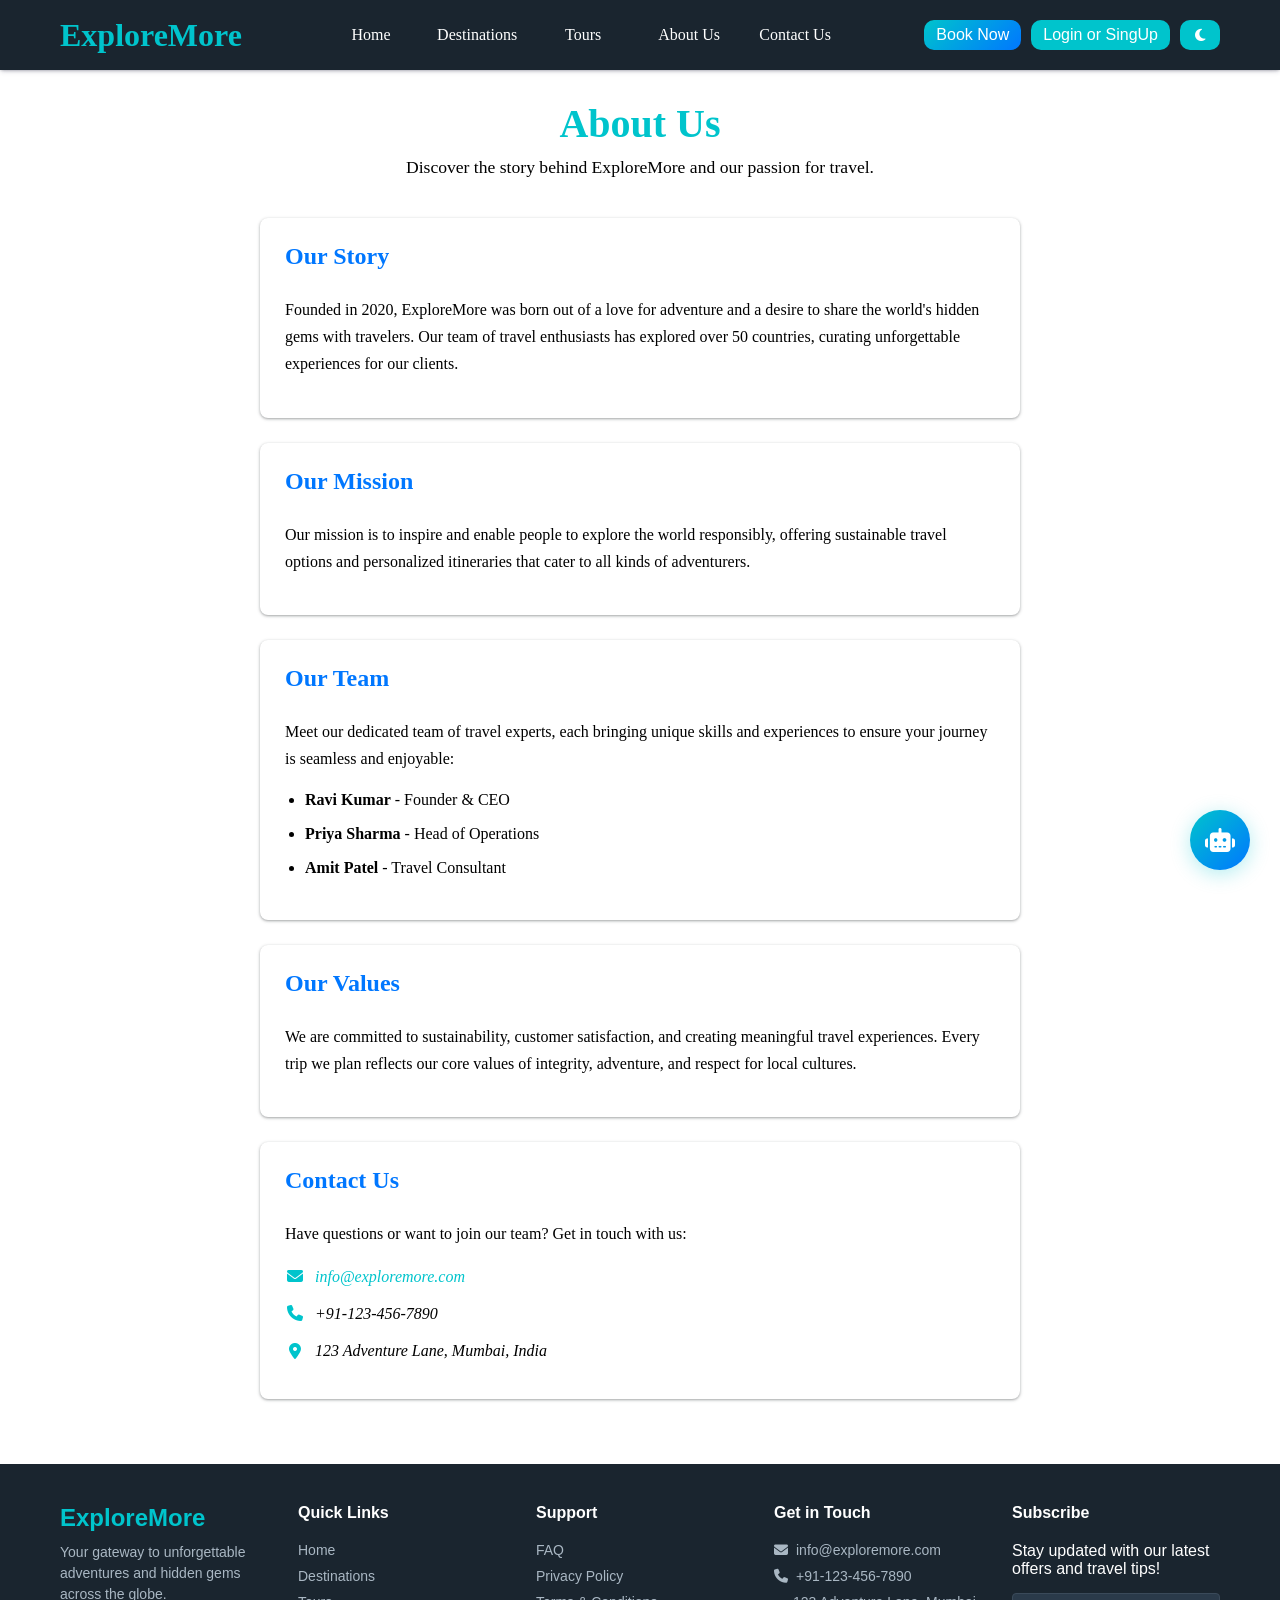
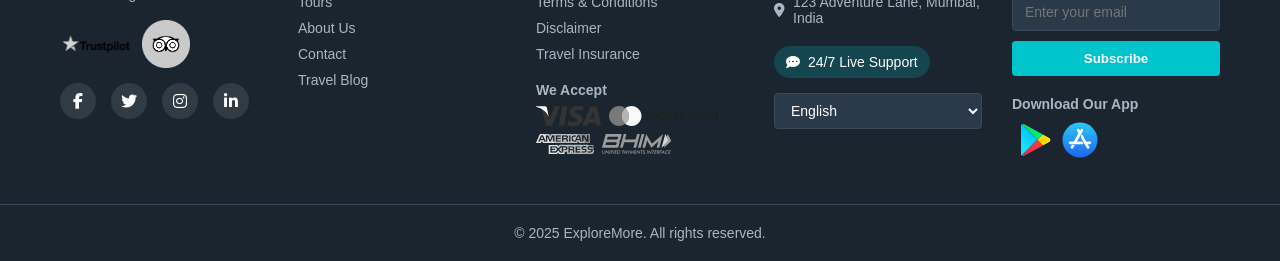
<file: HTML/about.html>
<!DOCTYPE html>
<html lang="en">
<head>
    <meta charset="UTF-8">
    <meta name="viewport" content="width=device-width, initial-scale=1.0">
    <title>About Us - ExploreMore</title>
    <link rel="stylesheet" href="https://cdnjs.cloudflare.com/ajax/libs/font-awesome/6.4.0/css/all.min.css">
    <link rel="stylesheet" href="/CSS/about-us.css">
    <link rel="stylesheet" href="/CSS/style.css">
</head>
<body>
    <nav class="navbar">
    <div class="navbar-container">
        <div class="navbar-left-item">
            <h1 class="company-name">ExploreMore</h1>
        </div>
        <div class="hamburger">
            <i class="fas fa-bars"></i>
        </div>
        <div class="navbar-center-item">
            <ul>
                <li class="nav-link home-button"><a href="/HTML/index.html">Home</a></li>
                <li class="nav-link destination-button"><a href="/HTML/featured.html">Destinations</a></li>
                <li class="nav-link tours-button"><a href="/HTML/tours.html">Tours</a></li>
                <li class="nav-link about-button"><a href="/HTML/about.html">About Us</a></li>
                <li class="nav-link contact-button"><a href="/HTML/contact.html">Contact Us</a></li>
            </ul>
        </div>
        <div class="navbar-right-item">
            <button class="book-now-btn pulse">Book Now</button>
            <button class="login-btn">Login or SingUp</button>
            <button id="toggleTheme" class="theme-toggle-btn">
                <i class="fas fa-moon"></i>
            </button>
            <!-- <button class="signup-btn">Sign Up</button> -->
        </div>
    </div>
</nav>

    <main class="about-container">
        <div class="container">
            <div class="about-header">
                <h1>About Us</h1>
                <p class="about-subheading">Discover the story behind ExploreMore and our passion for travel.</p>
            </div>

            <div class="about-content">
                <section class="about-section">
                    <h2>Our Story</h2>
                    <p>Founded in 2020, ExploreMore was born out of a love for adventure and a desire to share the world's hidden gems with travelers. Our team of travel enthusiasts has explored over 50 countries, curating unforgettable experiences for our clients.</p>
                </section>
                <section class="about-section">
                    <h2>Our Mission</h2>
                    <p>Our mission is to inspire and enable people to explore the world responsibly, offering sustainable travel options and personalized itineraries that cater to all kinds of adventurers.</p>
                </section>
                <section class="about-section">
                    <h2>Our Team</h2>
                    <p>Meet our dedicated team of travel experts, each bringing unique skills and experiences to ensure your journey is seamless and enjoyable:</p>
                    <ul>
                        <li><strong>Ravi Kumar</strong> - Founder & CEO</li>
                        <li><strong>Priya Sharma</strong> - Head of Operations</li>
                        <li><strong>Amit Patel</strong> - Travel Consultant</li>
                    </ul>
                </section>

                <section class="about-section">
                    <h2>Our Values</h2>
                    <p>We are committed to sustainability, customer satisfaction, and creating meaningful travel experiences. Every trip we plan reflects our core values of integrity, adventure, and respect for local cultures.</p>
                </section>

                <section class="about-section">
                    <h2>Contact Us</h2>
                    <p>Have questions or want to join our team? Get in touch with us:</p>
                    <address>
                        <p><i class="fas fa-envelope"></i> <a href="mailto:info@exploremore.com">info@exploremore.com</a></p>
                        <p><i class="fas fa-phone"></i> +91-123-456-7890</p>
                        <p><i class="fas fa-map-marker-alt"></i> 123 Adventure Lane, Mumbai, India</p>
                    </address>
                </section>
            </div>
        </div>
    </main>

    <footer class="footer">
        <div class="footer-container">
            <div class="footer-section footer-brand">
                <h3 class="footer-logo">ExploreMore</h3>
                <p class="footer-description">Your gateway to unforgettable adventures and hidden gems across the globe.
                </p>
                <div class="trust-badges">
                    <img src="/PNG//Trustpilot Logo PNG s.png">
                    <img src="/PNG/TripAdvisor Excellence.png" alt="TripAdvisor Excellence">
                </div>
                <div class="footer-social">
                    <a target="_blank" href="https://www/facebook.com" class="social-link"><i
                            class="fab fa-facebook-f"></i></a>
                    <a target="_blank" href="https://www.twitter.com" class="social-link"><i
                            class="fab fa-twitter"></i></a>
                    <a target="_blank" href="https://www.instagram.com" class="social-link"><i
                            class="fab fa-instagram"></i></a>
                    <a target="_blank" href="https://www.linkedin.com" class="social-link"><i
                            class="fab fa-linkedin-in"></i></a>
                </div>
            </div>
            <div class="footer-section footer-links">
                <h4 class="footer-heading">Quick Links</h4>
                <ul class="footer-all-links">
                    <li><a target="_blank" href="/HTML/index.html" class="footer-link">Home</a></li>
                    <li><a target="_blank" href="/HTML/featured.html" class="footer-link">Destinations</a></li>
                    <li><a target="_blank" href="/HTML/tours.html" class="footer-link">Tours</a></li>
                    <li><a target="_blank" href="/HTML/about.html" class="footer-link">About Us</a></li>
                    <li><a target="_blank" href="/HTML/contact.html" class="footer-link">Contact</a></li>
                    <li><a target="_blank" href="/HTML/travel-blog.html" class="footer-link">Travel Blog</a></li>
                </ul>
            </div>
            <div class="footer-section footer-support">
                <h4 class="footer-heading">Support</h4>
                <ul class="footer-all-links">
                    <li><a target="_blank" href="/HTML/faq.html" class="footer-link">FAQ</a></li>
                    <li><a target="_blank" href="/HTML/privacy-policy.html" class="footer-link">Privacy Policy</a></li>
                    <li><a target="_blank" href="/HTML/terms-conditions.html" class="footer-link">Terms & Conditions</a></li>
                    <li><a target="_blank" href="/HTML/desclaimer.html" class="footer-link">Disclaimer</a></li>
                    <li><a target="_blank" href="/HTML/travel-insurance.html" class="footer-link">Travel Insurance</a></li>
                </ul>
                <div class="payment-methods">
                    <h5>We Accept</h5>
                    <div class="payment-icons">
                        <img src="/PNG/visa-icon.svg" alt="Visa">
                        <img src="/PNG/master-card-icon.svg" alt="Mastercard">
                        <img src="/PNG/american-express.svg" alt="American Express">
                        <img src="/PNG/bhim-app-icon.svg" alt="UPI">
                    </div>
                </div>
            </div>
            <div class="footer-section footer-contact">
                <h4 class="footer-heading">Get in Touch</h4>
                <p class="contact-info"><i class="fas fa-envelope"></i> info@exploremore.com</p>
                <p class="contact-info"><i class="fas fa-phone"></i> +91-123-456-7890</p>
                <p class="contact-info"><i class="fas fa-map-marker-alt"></i> 123 Adventure Lane, Mumbai, India</p>
                <div class="live-support">
                    <i class="fas fa-comment-dots"></i>
                    <span>24/7 Live Support</span>
                </div>
                <div class="language-switcher">
                    <select>
                        <option value="en">English</option>
                        <option value="hi">हिंदी</option>
                        <option value="mr">मराठी</option>
                    </select>
                </div>
            </div>
            <div class="footer-section footer-newsletter">
                <h4 class="footer-heading">Subscribe</h4>
                <p class="newsletter-text">Stay updated with our latest offers and travel tips!</p>
                <form class="newsletter-form">
                    <input type="email" placeholder="Enter your email" class="newsletter-input" required>
                    <button type="submit" class="newsletter-btn">Subscribe</button>
                </form>
                <div class="subscription-message" id="subscriptionMessage"></div>
                <div class="download-app">
                    <h5>Download Our App</h5>
                    <div class="app-stores">
                        <a target="_blank" href="https://play.google.com/"><img src="/PNG/google-play-svgrepo-com.svg" alt="Google Play"></a>
                        <a target="_blank" href="https://www.apple.com/in/app-store/"><img src="/PNG/app-store-svgrepo-com.svg" alt="App Store"></a>
                    </div>
                </div>
            </div>
        </div>
        <div class="footer-bottom">
            <p class="footer-copyright">© 2025 ExploreMore. All rights reserved.
            </p>
        </div>
    </footer>
    <div class="support-icon pulse" id="supportIcon">
        <i class="fas fa-robot"></i>
    </div>
    <div class="ai-chat-container" id="aiChatContainer">
        <div class="chat-header">
            <h3>Travel Assistant</h3>
            <button class="close-chat" id="closeChat">×</button>
        </div>
        <div class="chat-messages" id="chatMessages">
            <div class="bot-message">
                <p>Hello! I'm your travel assistant. How can I help you today?</p>
            </div>
        </div>
        <div class="chat-input">
            <input type="text" id="userInput" placeholder="Ask about destinations...">
            <button id="sendMessage"><i class="fas fa-paper-plane"></i></button>
        </div>
    </div>
    <script src="/JS/app.js"></script>
    <script src="/JS/theme-toggle.js"></script>
</body>
</html>
</file>
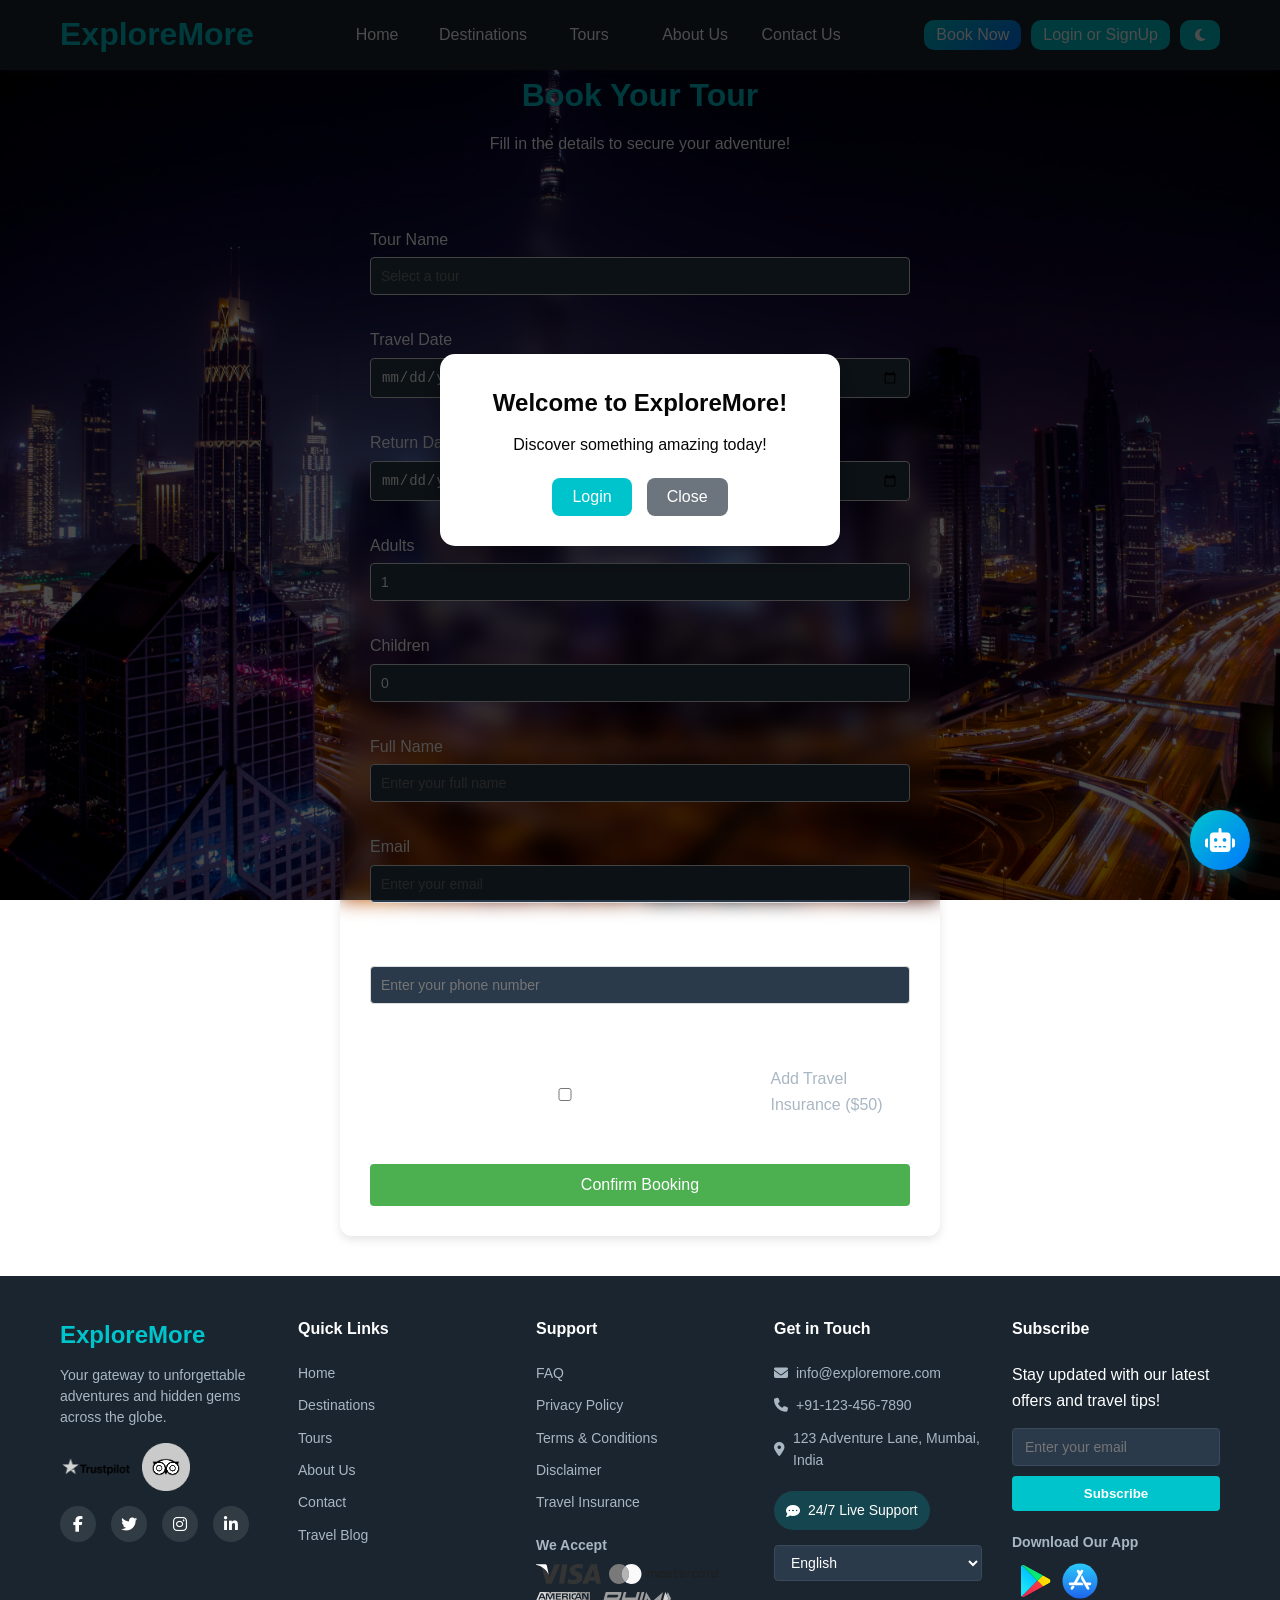
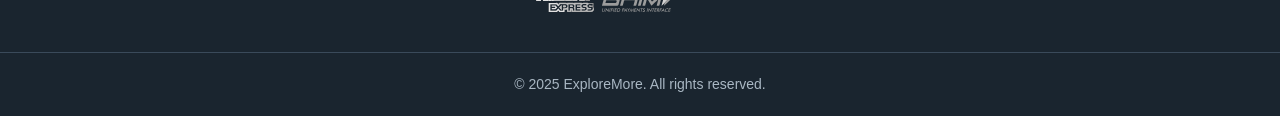
<file: HTML/booking.html>
<!DOCTYPE html>
<html lang="en">

<head>
    <meta charset="UTF-8">
    <meta name="viewport" content="width=device-width, initial-scale=1.0">
    <title>Booking - ExploreMore</title>
    <link rel="stylesheet" href="https://cdnjs.cloudflare.com/ajax/libs/font-awesome/6.4.0/css/all.min.css">
    <link rel="stylesheet" href="/CSS/booking.css">
    <link rel="stylesheet" href="/CSS/style.css">
</head>

<body>
    <nav class="navbar">
        <div class="navbar-container">
            <div class="navbar-left-item">
                <h1 class="company-name">ExploreMore</h1>
            </div>
            <div class="hamburger">
                <i class="fas fa-bars"></i>
            </div>
            <div class="navbar-center-item">
                <ul>
                    <li class="nav-link home-button"><a href="/HTML/index.html">Home</a></li>
                    <li class="nav-link destination-button"><a href="/HTML/featured.html">Destinations</a></li>
                    <li class="nav-link tours-button"><a href="/HTML/tours.html">Tours</a></li>
                    <li class="nav-link about-button"><a href="/HTML/about.html">About Us</a></li>
                    <li class="nav-link contact-button"><a href="/HTML/contact.html">Contact Us</a></li>
                </ul>
            </div>
            <div class="navbar-right-item">
                <button class="book-now-btn pulse">Book Now</button>
                <button class="login-btn">Login or SignUp</button>
                <button id="toggleTheme" class="theme-toggle-btn">
                    <i class="fas fa-moon"></i>
                </button>
                <!-- <button class="signup-btn">Sign Up</button> -->
            </div>
        </div>
    </nav>

    <main class="booking-container">
        <div class="container">
            <div class="booking-header">
                <h1>Book Your Tour</h1>
                <p class="booking-subheading">Fill in the details to secure your adventure!</p>
            </div>

            <div class="booking-form-container">
                <form class="booking-form">
                    <div class="form-group">
                        <label for="tour-name">Tour Name</label>
                        <input type="text" id="tour-name" name="tour-name" placeholder="Select a tour" required>
                    </div>

                    <div class="form-group">
                        <label for="travel-date">Travel Date</label>
                        <input type="date" id="travel-date" name="travel-date" required>
                    </div>

                    <div class="form-group">
                        <label for="return-date">Return Date</label>
                        <input type="date" id="return-date" name="return-date" required>
                    </div>

                    <div class="form-group">
                        <label for="adults">Adults</label>
                        <input type="number" id="adults" name="adults" min="1" max="10" value="1" required>
                    </div>

                    <div class="form-group">
                        <label for="children">Children</label>
                        <input type="number" id="children" name="children" min="0" max="10" value="0" required>
                    </div>

                    <div class="form-group">
                        <label for="full-name">Full Name</label>
                        <input type="text" id="full-name" name="full-name" placeholder="Enter your full name" required>
                    </div>

                    <div class="form-group">
                        <label for="email">Email</label>
                        <input type="email" id="email" name="email" placeholder="Enter your email" required>
                    </div>

                    <div class="form-group">
                        <label for="phone">Phone Number</label>
                        <input type="tel" id="phone" name="phone" placeholder="Enter your phone number" required>
                    </div>

                    <div class="form-group">
                        <label>Insurance</label>
                        <div class="insurance-option">
                            <input type="checkbox" id="insurance" name="insurance">
                            <label for="insurance">Add Travel Insurance ($50)</label>
                        </div>
                    </div>

                    <button type="submit" class="submit-btn">Confirm Booking</button>
                </form>
            </div>
        </div>
        <!-- Popup Modal -->
        <div class="popup-overlay" id="popup">
            <div class="popup-box">
                <h2>Welcome to ExploreMore!</h2>
                <p>Discover something amazing today!</p>
                <div class="popup-buttons">
                    <button id="loginBtn">Login</button>
                    <button id="closeBtn">Close</button>
                </div>
            </div>
        </div>

    </main>

    <footer class="footer">
        <div class="footer-container">
            <div class="footer-section footer-brand">
                <h3 class="footer-logo">ExploreMore</h3>
                <p class="footer-description">Your gateway to unforgettable adventures and hidden gems across the globe.
                </p>
                <div class="trust-badges">
                    <img src="/PNG//Trustpilot Logo PNG s.png">
                    <img src="/PNG/TripAdvisor Excellence.png" alt="TripAdvisor Excellence">
                </div>
                <div class="footer-social">
                    <a target="_blank" href="https://www/facebook.com" class="social-link"><i
                            class="fab fa-facebook-f"></i></a>
                    <a target="_blank" href="https://www.twitter.com" class="social-link"><i
                            class="fab fa-twitter"></i></a>
                    <a target="_blank" href="https://www.instagram.com" class="social-link"><i
                            class="fab fa-instagram"></i></a>
                    <a target="_blank" href="https://www.linkedin.com" class="social-link"><i
                            class="fab fa-linkedin-in"></i></a>
                </div>
            </div>
            <div class="footer-section footer-links">
                <h4 class="footer-heading">Quick Links</h4>
                <ul class="footer-all-links">
                    <li><a target="_blank" href="/HTML/index.html" class="footer-link">Home</a></li>
                    <li><a target="_blank" href="/HTML/featured.html" class="footer-link">Destinations</a></li>
                    <li><a target="_blank" href="/HTML/tours.html" class="footer-link">Tours</a></li>
                    <li><a target="_blank" href="/HTML/about.html" class="footer-link">About Us</a></li>
                    <li><a target="_blank" href="/HTML/contact.html" class="footer-link">Contact</a></li>
                    <li><a target="_blank" href="/HTML/travel-blog.html" class="footer-link">Travel Blog</a></li>
                </ul>
            </div>
            <div class="footer-section footer-support">
                <h4 class="footer-heading">Support</h4>
                <ul class="footer-all-links">
                    <li><a target="_blank" href="/HTML/faq.html" class="footer-link">FAQ</a></li>
                    <li><a target="_blank" href="/HTML/privacy-policy.html" class="footer-link">Privacy Policy</a></li>
                    <li><a target="_blank" href="/HTML/terms-conditions.html" class="footer-link">Terms & Conditions</a>
                    </li>
                    <li><a target="_blank" href="/HTML/desclaimer.html" class="footer-link">Disclaimer</a></li>
                    <li><a target="_blank" href="/HTML/travel-insurance.html" class="footer-link">Travel Insurance</a>
                    </li>
                </ul>
                <div class="payment-methods">
                    <h5>We Accept</h5>
                    <div class="payment-icons">
                        <img src="/PNG/visa-icon.svg" alt="Visa">
                        <img src="/PNG/master-card-icon.svg" alt="Mastercard">
                        <img src="/PNG/american-express.svg" alt="American Express">
                        <img src="/PNG/bhim-app-icon.svg" alt="UPI">
                    </div>
                </div>
            </div>
            <div class="footer-section footer-contact">
                <h4 class="footer-heading">Get in Touch</h4>
                <p class="contact-info"><i class="fas fa-envelope"></i> info@exploremore.com</p>
                <p class="contact-info"><i class="fas fa-phone"></i> +91-123-456-7890</p>
                <p class="contact-info"><i class="fas fa-map-marker-alt"></i> 123 Adventure Lane, Mumbai, India</p>
                <div class="live-support">
                    <i class="fas fa-comment-dots"></i>
                    <span>24/7 Live Support</span>
                </div>
                <div class="language-switcher">
                    <select>
                        <option value="en">English</option>
                        <option value="hi">हिंदी</option>
                        <option value="mr">मराठी</option>
                    </select>
                </div>
            </div>
            <div class="footer-section footer-newsletter">
                <h4 class="footer-heading">Subscribe</h4>
                <p class="newsletter-text">Stay updated with our latest offers and travel tips!</p>
                <form class="newsletter-form">
                    <input type="email" placeholder="Enter your email" class="newsletter-input" required>
                    <button type="submit" class="newsletter-btn">Subscribe</button>
                </form>
                <div class="subscription-message" id="subscriptionMessage"></div>
                <div class="download-app">
                    <h5>Download Our App</h5>
                    <div class="app-stores">
                        <a target="_blank" href="https://play.google.com/"><img src="/PNG/google-play-svgrepo-com.svg"
                                alt="Google Play"></a>
                        <a target="_blank" href="https://www.apple.com/in/app-store/"><img
                                src="/PNG/app-store-svgrepo-com.svg" alt="App Store"></a>
                    </div>
                </div>
            </div>
        </div>
        <div class="footer-bottom">
            <p class="footer-copyright">© 2025 ExploreMore. All rights reserved.
            </p>
        </div>
    </footer>
    <div class="support-icon pulse" id="supportIcon">
        <i class="fas fa-robot"></i>
    </div>
    <div class="ai-chat-container" id="aiChatContainer">
        <div class="chat-header">
            <h3>Travel Assistant</h3>
            <button class="close-chat" id="closeChat">×</button>
        </div>
        <div class="chat-messages" id="chatMessages">
            <div class="bot-message">
                <p>Hello! I'm your travel assistant. How can I help you today?</p>
            </div>
        </div>
        <div class="chat-input">
            <input type="text" id="userInput" placeholder="Ask about destinations...">
            <button id="sendMessage"><i class="fas fa-paper-plane"></i></button>
        </div>
    </div>
    <script src="/JS/app.js"></script>
    <script src="/JS/form-validation.js"></script>
    <script>
        window.addEventListener('load', () => {
            const popup = document.getElementById("popup");
            const closeBtn = document.getElementById("closeBtn");
            const loginBtn = document.getElementById("loginBtn");

            // Show popup after 1 second
            setTimeout(() => {
                popup.classList.add("show");
            }, 500);

            setTimeout(()=> {
                popup.classList.remove("show")
            }, 3500)

            // Close the popup
            closeBtn.addEventListener("click", () => {
                popup.classList.remove("show");
            });

            // Handle Login Button (example action)
            loginBtn.addEventListener("click", () => {
                // Redirect to login page or open modal
                window.location.href = "login.html"; // Change this to your actual login URL
            });
        });
    </script>

</body>

</html>
</file>
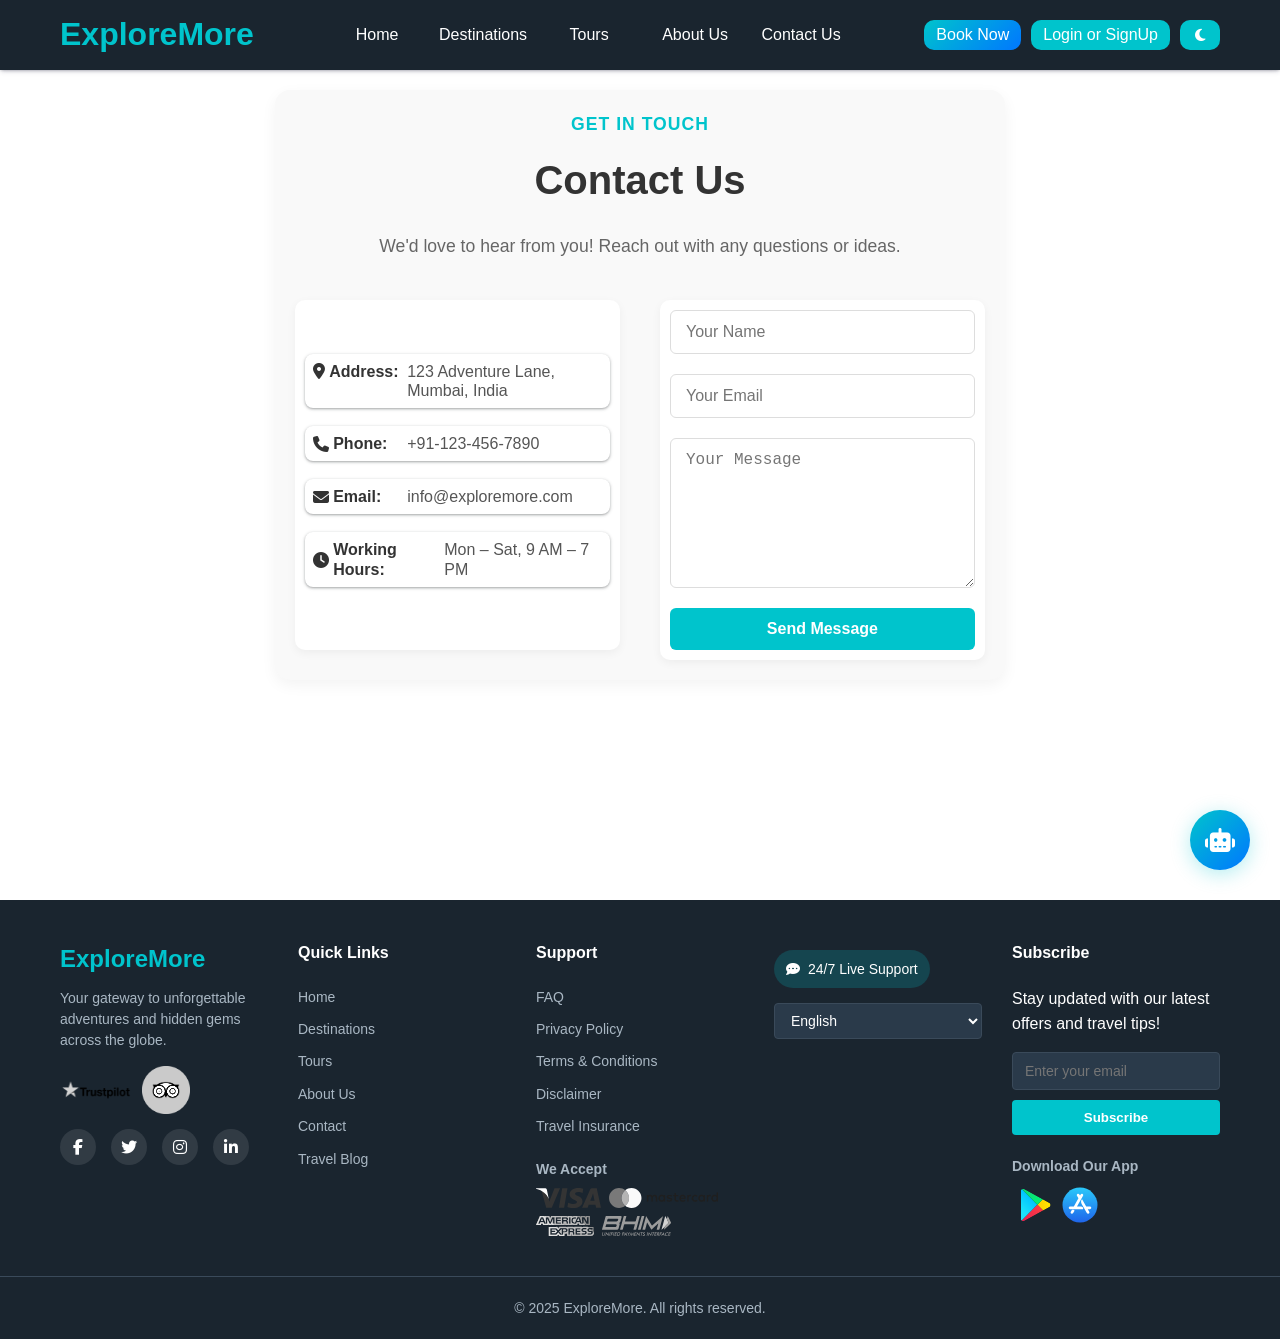
<file: HTML/contact.html>
<!DOCTYPE html>
<html lang="en">
<head>
    <meta charset="UTF-8">
    <meta name="viewport" content="width=device-width, initial-scale=1.0">
    <title>Contact Us - ExploreMore</title>
    <link rel="stylesheet" href="https://cdnjs.cloudflare.com/ajax/libs/font-awesome/6.4.0/css/all.min.css">
    <link rel="stylesheet" href="/CSS/contact.css">
    <link rel="stylesheet" href="/CSS/style.css">
</head>
<body>
    <nav class="navbar">
    <div class="navbar-container">
        <div class="navbar-left-item">
            <h1 class="company-name">ExploreMore</h1>
        </div>
        <div class="hamburger">
            <i class="fas fa-bars"></i>
        </div>
        <div class="navbar-center-item">
            <ul>
                <li class="nav-link home-button "><a href="/HTML/index.html">Home</a></li>
                <li class="nav-link destination-button"><a href="/HTML/featured.html">Destinations</a></li>
                <li class="nav-link tours-button"><a href="/HTML/tours.html">Tours</a></li>
                <li class="nav-link about-button"><a href="/HTML/about.html">About Us</a></li>
                <li class="nav-link contact-button"><a href="/HTML/contact.html">Contact Us</a></li>
            </ul>
        </div>
        <div class="navbar-right-item">
            <button class="book-now-btn pulse">Book Now</button>
            <button class="login-btn">Login or SignUp</button>
            <button id="toggleTheme" class="theme-toggle-btn">
                    <i class="fas fa-moon"></i>
                </button>
            <!-- <button class="signup-btn">Sign Up</button> -->
        </div>
    </div>
</nav>
    <main class="main-body">
        <section id="contact" class="contact-section">
            <div class="section-heading">
                <p class="tagline-contact">Get in Touch</p>
                <h2 class="title-contact">Contact Us</h2>
            </div>
            <p class="contact-subheading">We'd love to hear from you! Reach out with any questions or ideas.</p>
            <div class="contact-container">
                <div class="contact-info">
                    <p><strong><i class="fas fa-map-marker-alt"></i> Address:</strong> 123 Adventure Lane, Mumbai, India</p>
                    <p><strong><i class="fas fa-phone"></i> Phone:</strong> +91-123-456-7890</p>
                    <p><strong><i class="fas fa-envelope"></i> Email:</strong> info@exploremore.com</p>
                    <p><strong><i class="fas fa-clock"></i> Working Hours:</strong> Mon – Sat, 9 AM – 7 PM</p>
                </div>
                <form class="contact-form">
                    <input type="text" name="name" placeholder="Your Name" required aria-label="Your name"/>
                    <input type="email" name="email" placeholder="Your Email" required aria-label="Your email"/>
                    <textarea name="message" placeholder="Your Message" rows="5" required aria-label="Your message"></textarea>
                    <button type="submit" aria-label="Send message">Send Message</button>
                </form>
            </div>
        </section>
    </main>
    <footer class="footer">
        <div class="footer-container">
            <div class="footer-section footer-brand">
                <h3 class="footer-logo">ExploreMore</h3>
                <p class="footer-description">Your gateway to unforgettable adventures and hidden gems across the globe.
                </p>
                <div class="trust-badges">
                    <img src="/PNG//Trustpilot Logo PNG s.png">
                    <img src="/PNG/TripAdvisor Excellence.png" alt="TripAdvisor Excellence">
                </div>
                <div class="footer-social">
                    <a target="_blank" href="https://www/facebook.com" class="social-link"><i
                            class="fab fa-facebook-f"></i></a>
                    <a target="_blank" href="https://www.twitter.com" class="social-link"><i
                            class="fab fa-twitter"></i></a>
                    <a target="_blank" href="https://www.instagram.com" class="social-link"><i
                            class="fab fa-instagram"></i></a>
                    <a target="_blank" href="https://www.linkedin.com" class="social-link"><i
                            class="fab fa-linkedin-in"></i></a>
                </div>
            </div>
            <div class="footer-section footer-links">
                <h4 class="footer-heading">Quick Links</h4>
                <ul class="footer-all-links">
                    <li><a target="_blank" href="/HTML/index.html" class="footer-link">Home</a></li>
                    <li><a target="_blank" href="/HTML/featured.html" class="footer-link">Destinations</a></li>
                    <li><a target="_blank" href="/HTML/tours.html" class="footer-link">Tours</a></li>
                    <li><a target="_blank" href="/HTML/about.html" class="footer-link">About Us</a></li>
                    <li><a target="_blank" href="/HTML/contact.html" class="footer-link">Contact</a></li>
                    <li><a target="_blank" href="/HTML/travel-blog.html" class="footer-link">Travel Blog</a></li>
                </ul>
            </div>
            <div class="footer-section footer-support">
                <h4 class="footer-heading">Support</h4>
                <ul class="footer-all-links">
                    <li><a target="_blank" href="/HTML/faq.html" class="footer-link">FAQ</a></li>
                    <li><a target="_blank" href="/HTML/privacy-policy.html" class="footer-link">Privacy Policy</a></li>
                    <li><a target="_blank" href="/HTML/terms-conditions.html" class="footer-link">Terms & Conditions</a></li>
                    <li><a target="_blank" href="/HTML/desclaimer.html" class="footer-link">Disclaimer</a></li>
                    <li><a target="_blank" href="/HTML/travel-insurance.html" class="footer-link">Travel Insurance</a></li>
                </ul>
                <div class="payment-methods">
                    <h5>We Accept</h5>
                    <div class="payment-icons">
                        <img src="/PNG/visa-icon.svg" alt="Visa">
                        <img src="/PNG/master-card-icon.svg" alt="Mastercard">
                        <img src="/PNG/american-express.svg" alt="American Express">
                        <img src="/PNG/bhim-app-icon.svg" alt="UPI">
                    </div>
                </div>
            </div>
            <div class="footer-section footer-contact">
                <div class="live-support">
                    <i class="fas fa-comment-dots"></i>
                    <span>24/7 Live Support</span>
                </div>
                <div class="language-switcher">
                    <select>
                        <option value="en">English</option>
                        <option value="hi">हिंदी</option>
                        <option value="mr">मराठी</option>
                    </select>
                </div>
            </div>
            <div class="footer-section footer-newsletter">
                <h4 class="footer-heading">Subscribe</h4>
                <p class="newsletter-text">Stay updated with our latest offers and travel tips!</p>
                <form class="newsletter-form">
                    <input type="email" placeholder="Enter your email" class="newsletter-input" required>
                    <button type="submit" class="newsletter-btn">Subscribe</button>
                </form>
                <div class="subscription-message" id="subscriptionMessage"></div>
                <div class="download-app">
                    <h5>Download Our App</h5>
                    <div class="app-stores">
                        <a target="_blank" href="https://play.google.com/"><img src="/PNG/google-play-svgrepo-com.svg" alt="Google Play"></a>
                        <a target="_blank" href="https://www.apple.com/in/app-store/"><img src="/PNG/app-store-svgrepo-com.svg" alt="App Store"></a>
                    </div>
                </div>
            </div>
        </div>
        <div class="footer-bottom">
            <p class="footer-copyright">© 2025 ExploreMore. All rights reserved.
            </p>
        </div>
    </footer>
    <div class="support-icon pulse" id="supportIcon">
        <i class="fas fa-robot"></i>
    </div>
    <div class="ai-chat-container" id="aiChatContainer">
        <div class="chat-header">
            <h3>Travel Assistant</h3>
            <button class="close-chat" id="closeChat">×</button>
        </div>
        <div class="chat-messages" id="chatMessages">
            <div class="bot-message">
                <p>Hello! I'm your travel assistant. How can I help you today?</p>
            </div>
        </div>
        <div class="chat-input">
            <input type="text" id="userInput" placeholder="Ask about destinations...">
            <button id="sendMessage"><i class="fas fa-paper-plane"></i></button>
        </div>
    </div>
    <script src="/JS/app.js"></script>
    <script src="/JS/form-validation.js"></script>
    <script src="/JS/theme-toggle.js"></script>
</body>
</html>
</file>
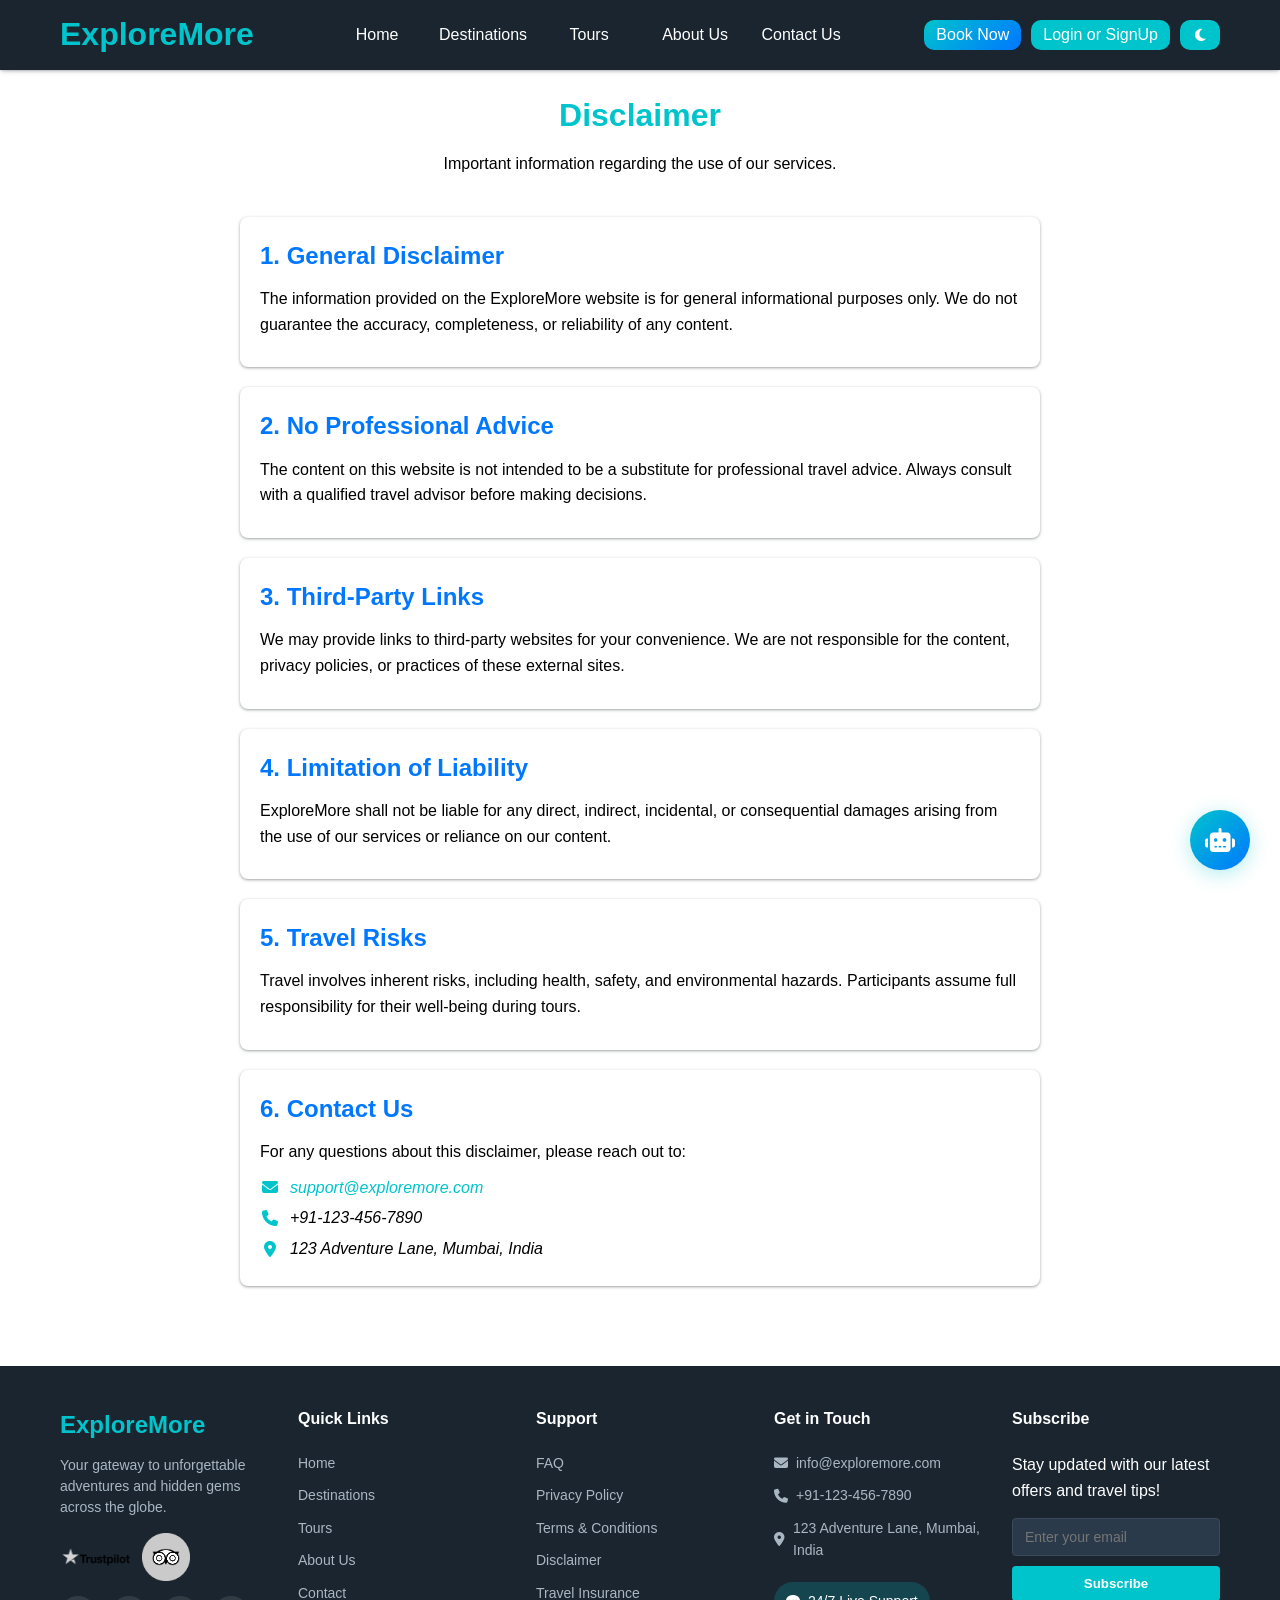
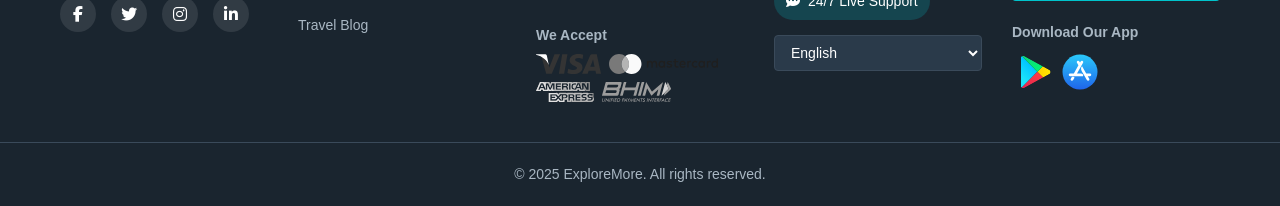
<file: HTML/desclaimer.html>
<!DOCTYPE html>
<html lang="en">
<head>
    <meta charset="UTF-8">
    <meta name="viewport" content="width=device-width, initial-scale=1.0">
    <title>Disclaimer - ExploreMore</title>
    <link rel="stylesheet" href="https://cdnjs.cloudflare.com/ajax/libs/font-awesome/6.4.0/css/all.min.css">
    <link rel="stylesheet" href="/CSS/disclaimer.css">
    <link rel="stylesheet" href="/CSS/style.css">
</head>
<body>
    <nav class="navbar">
    <div class="navbar-container">
        <div class="navbar-left-item">
            <h1 class="company-name">ExploreMore</h1>
        </div>
        <div class="hamburger">
            <i class="fas fa-bars"></i>
        </div>
        <div class="navbar-center-item">
            <ul>
                <li class="nav-link home-button"><a href="/HTML/index.html">Home</a></li>
                <li class="nav-link destination-button"><a href="/HTML/featured.html">Destinations</a></li>
                <li class="nav-link tours-button"><a href="/HTML/tours.html">Tours</a></li>
                <li class="nav-link about-button"><a href="/HTML/about.html">About Us</a></li>
                <li class="nav-link contact-button"><a href="/HTML/contact.html">Contact Us</a></li>
            </ul>
        </div>
        <div class="navbar-right-item">
            <button class="book-now-btn pulse">Book Now</button>
            <button class="login-btn">Login or SignUp</button>
            <button id="toggleTheme" class="theme-toggle-btn">
                    <i class="fas fa-moon"></i>
                </button>
            <!-- <button class="signup-btn">Sign Up</button> -->
        </div>
    </div>
</nav>

    <main class="disclaimer-container">
        <div class="container">
            <div class="disclaimer-header">
                <h1>Disclaimer</h1>
                <p class="disclaimer-subheading">Important information regarding the use of our services.</p>
            </div>

            <div class="disclaimer-content">
                <section class="disclaimer-section">
                    <h2>1. General Disclaimer</h2>
                    <p>The information provided on the ExploreMore website is for general informational purposes only. We do not guarantee the accuracy, completeness, or reliability of any content.</p>
                </section>

                <section class="disclaimer-section">
                    <h2>2. No Professional Advice</h2>
                    <p>The content on this website is not intended to be a substitute for professional travel advice. Always consult with a qualified travel advisor before making decisions.</p>
                </section>

                <section class="disclaimer-section">
                    <h2>3. Third-Party Links</h2>
                    <p>We may provide links to third-party websites for your convenience. We are not responsible for the content, privacy policies, or practices of these external sites.</p>
                </section>

                <section class="disclaimer-section">
                    <h2>4. Limitation of Liability</h2>
                    <p>ExploreMore shall not be liable for any direct, indirect, incidental, or consequential damages arising from the use of our services or reliance on our content.</p>
                </section>

                <section class="disclaimer-section">
                    <h2>5. Travel Risks</h2>
                    <p>Travel involves inherent risks, including health, safety, and environmental hazards. Participants assume full responsibility for their well-being during tours.</p>
                </section>

                <section class="disclaimer-section">
                    <h2>6. Contact Us</h2>
                    <p>For any questions about this disclaimer, please reach out to:</p>
                    <address>
                        <p><i class="fas fa-envelope"></i> <a href="mailto:support@exploremore.com">support@exploremore.com</a></p>
                        <p><i class="fas fa-phone"></i> +91-123-456-7890</p>
                        <p><i class="fas fa-map-marker-alt"></i> 123 Adventure Lane, Mumbai, India</p>
                    </address>
                </section>
            </div>
        </div>
    </main>

    <footer class="footer">
        <div class="footer-container">
            <div class="footer-section footer-brand">
                <h3 class="footer-logo">ExploreMore</h3>
                <p class="footer-description">Your gateway to unforgettable adventures and hidden gems across the globe.
                </p>
                <div class="trust-badges">
                    <img src="/PNG//Trustpilot Logo PNG s.png">
                    <img src="/PNG/TripAdvisor Excellence.png" alt="TripAdvisor Excellence">
                </div>
                <div class="footer-social">
                    <a target="_blank" href="https://www/facebook.com" class="social-link"><i
                            class="fab fa-facebook-f"></i></a>
                    <a target="_blank" href="https://www.twitter.com" class="social-link"><i
                            class="fab fa-twitter"></i></a>
                    <a target="_blank" href="https://www.instagram.com" class="social-link"><i
                            class="fab fa-instagram"></i></a>
                    <a target="_blank" href="https://www.linkedin.com" class="social-link"><i
                            class="fab fa-linkedin-in"></i></a>
                </div>
            </div>
            <div class="footer-section footer-links">
                <h4 class="footer-heading">Quick Links</h4>
                <ul class="footer-all-links">
                    <li><a target="_blank" href="/HTML/index.html" class="footer-link">Home</a></li>
                    <li><a target="_blank" href="/HTML/featured.html" class="footer-link">Destinations</a></li>
                    <li><a target="_blank" href="/HTML/tours.html" class="footer-link">Tours</a></li>
                    <li><a target="_blank" href="/HTML/about.html" class="footer-link">About Us</a></li>
                    <li><a target="_blank" href="/HTML/contact.html" class="footer-link">Contact</a></li>
                    <li><a target="_blank" href="/HTML/travel-blog.html" class="footer-link">Travel Blog</a></li>
                </ul>
            </div>
            <div class="footer-section footer-support">
                <h4 class="footer-heading">Support</h4>
                <ul class="footer-all-links">
                    <li><a target="_blank" href="/HTML/faq.html" class="footer-link">FAQ</a></li>
                    <li><a target="_blank" href="/HTML/privacy-policy.html" class="footer-link">Privacy Policy</a></li>
                    <li><a target="_blank" href="/HTML/terms-conditions.html" class="footer-link">Terms & Conditions</a></li>
                    <li><a target="_blank" href="/HTML/desclaimer.html" class="footer-link">Disclaimer</a></li>
                    <li><a target="_blank" href="/HTML/travel-insurance.html" class="footer-link">Travel Insurance</a></li>
                </ul>
                <div class="payment-methods">
                    <h5>We Accept</h5>
                    <div class="payment-icons">
                        <img src="/PNG/visa-icon.svg" alt="Visa">
                        <img src="/PNG/master-card-icon.svg" alt="Mastercard">
                        <img src="/PNG/american-express.svg" alt="American Express">
                        <img src="/PNG/bhim-app-icon.svg" alt="UPI">
                    </div>
                </div>
            </div>
            <div class="footer-section footer-contact">
                <h4 class="footer-heading">Get in Touch</h4>
                <p class="contact-info"><i class="fas fa-envelope"></i> info@exploremore.com</p>
                <p class="contact-info"><i class="fas fa-phone"></i> +91-123-456-7890</p>
                <p class="contact-info"><i class="fas fa-map-marker-alt"></i> 123 Adventure Lane, Mumbai, India</p>
                <div class="live-support">
                    <i class="fas fa-comment-dots"></i>
                    <span>24/7 Live Support</span>
                </div>
                <div class="language-switcher">
                    <select>
                        <option value="en">English</option>
                        <option value="hi">हिंदी</option>
                        <option value="mr">मराठी</option>
                    </select>
                </div>
            </div>
            <div class="footer-section footer-newsletter">
                <h4 class="footer-heading">Subscribe</h4>
                <p class="newsletter-text">Stay updated with our latest offers and travel tips!</p>
                <form class="newsletter-form">
                    <input type="email" placeholder="Enter your email" class="newsletter-input" required>
                    <button type="submit" class="newsletter-btn">Subscribe</button>
                </form>
                <div class="subscription-message" id="subscriptionMessage"></div>
                <div class="download-app">
                    <h5>Download Our App</h5>
                    <div class="app-stores">
                        <a target="_blank" href="https://play.google.com/"><img src="/PNG/google-play-svgrepo-com.svg" alt="Google Play"></a>
                        <a target="_blank" href="https://www.apple.com/in/app-store/"><img src="/PNG/app-store-svgrepo-com.svg" alt="App Store"></a>
                    </div>
                </div>
            </div>
        </div>
        <div class="footer-bottom">
            <p class="footer-copyright">© 2025 ExploreMore. All rights reserved.
            </p>
        </div>
    </footer>
    <div class="support-icon pulse" id="supportIcon">
        <i class="fas fa-robot"></i>
    </div>
    <div class="ai-chat-container" id="aiChatContainer">
        <div class="chat-header">
            <h3>Travel Assistant</h3>
            <button class="close-chat" id="closeChat">×</button>
        </div>
        <div class="chat-messages" id="chatMessages">
            <div class="bot-message">
                <p>Hello! I'm your travel assistant. How can I help you today?</p>
            </div>
        </div>
        <div class="chat-input">
            <input type="text" id="userInput" placeholder="Ask about destinations...">
            <button id="sendMessage"><i class="fas fa-paper-plane"></i></button>
        </div>
    </div>
    <script src="/JS/app.js"></script>
    <script src="/JS/theme-toggle.js"></script>
</body>
</html>
</file>
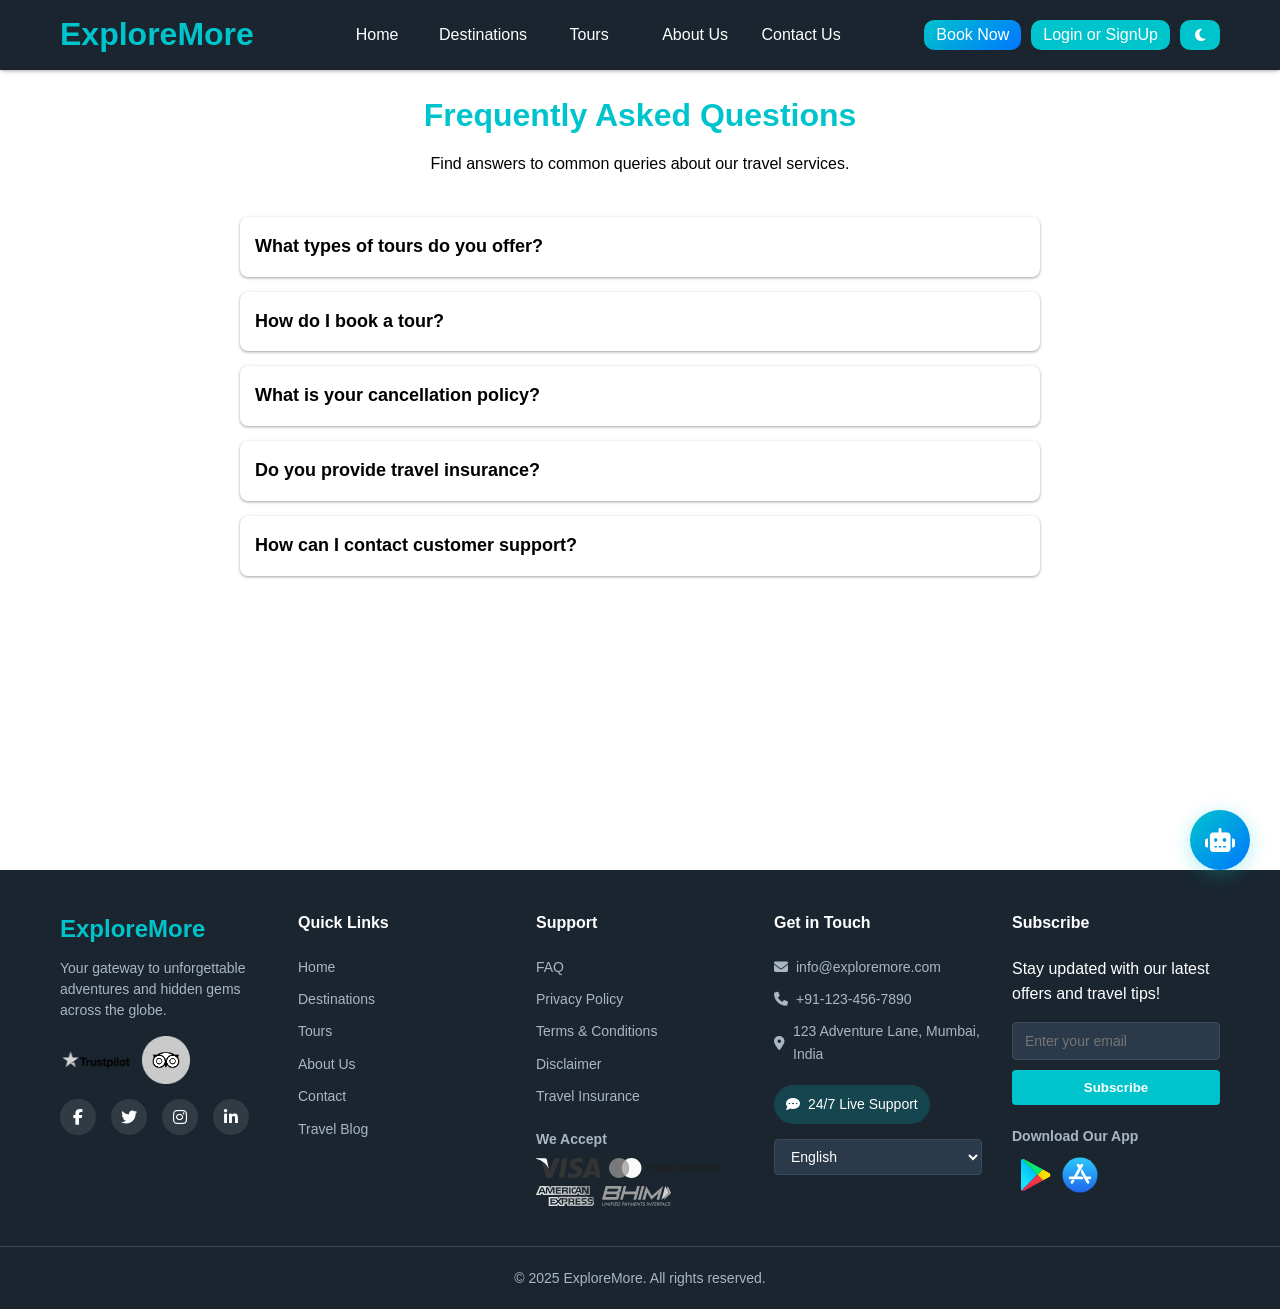
<file: HTML/faq.html>
<!DOCTYPE html>
<html lang="en">
<head>
    <meta charset="UTF-8">
    <meta name="viewport" content="width=device-width, initial-scale=1.0">
    <title>FAQ - ExploreMore</title>
    <link rel="stylesheet" href="https://cdnjs.cloudflare.com/ajax/libs/font-awesome/6.4.0/css/all.min.css">
    <link rel="stylesheet" href="/CSS/faq.css">
    <link rel="stylesheet" href="/CSS/style.css">
</head>
<body>
    <nav class="navbar">
    <div class="navbar-container">
        <div class="navbar-left-item">
            <h1 class="company-name">ExploreMore</h1>
        </div>
        <div class="hamburger">
            <i class="fas fa-bars"></i>
        </div>
        <div class="navbar-center-item">
            <ul>
                <li class="nav-link home-button"><a href="/HTML/index.html">Home</a></li>
                <li class="nav-link destination-button"><a href="/HTML/featured.html">Destinations</a></li>
                <li class="nav-link tours-button"><a href="/HTML/tours.html">Tours</a></li>
                <li class="nav-link about-button"><a href="/HTML/about.html">About Us</a></li>
                <li class="nav-link contact-button"><a href="/HTML/contact.html">Contact Us</a></li>
            </ul>
        </div>
        <div class="navbar-right-item">
            <button class="book-now-btn pulse">Book Now</button>
            <button class="login-btn">Login or SignUp</button>
            <button id="toggleTheme" class="theme-toggle-btn">
                    <i class="fas fa-moon"></i>
                </button>
            <!-- <button class="signup-btn">Sign Up</button> -->
        </div>
    </div>
</nav>

    <main class="faq-container">
        <div class="container">
            <div class="faq-header">
                <h1>Frequently Asked Questions</h1>
                <p class="faq-subheading">Find answers to common queries about our travel services.</p>
            </div>

            <div class="faq-accordion">
                <div class="faq-item">
                    <h2 class="faq-question">What types of tours do you offer?</h2>
                    <p class="faq-answer">We offer adventure tours, beach tours, cultural tours, and customized travel packages tailored to your preferences.</p>
                </div>
                <div class="faq-item">
                    <h2 class="faq-question">How do I book a tour?</h2>
                    <p class="faq-answer">You can book a tour by selecting your desired package on our website, filling out the booking form, and making a secure payment online.</p>
                </div>
                <div class="faq-item">
                    <h2 class="faq-question">What is your cancellation policy?</h2>
                    <p class="faq-answer">Cancellations made 7 days prior to the tour date are eligible for a full refund. Within 7 days, a 50% refund applies. No refunds for no-shows.</p>
                </div>
                <div class="faq-item">
                    <h2 class="faq-question">Do you provide travel insurance?</h2>
                    <p class="faq-answer">Yes, we offer optional travel insurance that covers trip cancellations, medical emergencies, and lost luggage. Details are available during booking.</p>
                </div>
                <div class="faq-item">
                    <h2 class="faq-question">How can I contact customer support?</h2>
                    <p class="faq-answer">You can reach us via email at <a href="mailto:info@exploremore.com">info@exploremore.com</a> or by phone at +91-123-456-7890, available 24/7.</p>
                </div>
            </div>
        </div>
    </main>

    <footer class="footer">
        <div class="footer-container">
            <div class="footer-section footer-brand">
                <h3 class="footer-logo">ExploreMore</h3>
                <p class="footer-description">Your gateway to unforgettable adventures and hidden gems across the globe.
                </p>
                <div class="trust-badges">
                    <img src="/PNG//Trustpilot Logo PNG s.png">
                    <img src="/PNG/TripAdvisor Excellence.png" alt="TripAdvisor Excellence">
                </div>
                <div class="footer-social">
                    <a target="_blank" href="https://www/facebook.com" class="social-link"><i
                            class="fab fa-facebook-f"></i></a>
                    <a target="_blank" href="https://www.twitter.com" class="social-link"><i
                            class="fab fa-twitter"></i></a>
                    <a target="_blank" href="https://www.instagram.com" class="social-link"><i
                            class="fab fa-instagram"></i></a>
                    <a target="_blank" href="https://www.linkedin.com" class="social-link"><i
                            class="fab fa-linkedin-in"></i></a>
                </div>
            </div>
            <div class="footer-section footer-links">
                <h4 class="footer-heading">Quick Links</h4>
                <ul class="footer-all-links">
                    <li><a target="_blank" href="/HTML/index.html" class="footer-link">Home</a></li>
                    <li><a target="_blank" href="/HTML/featured.html" class="footer-link">Destinations</a></li>
                    <li><a target="_blank" href="/HTML/tours.html" class="footer-link">Tours</a></li>
                    <li><a target="_blank" href="/HTML/about.html" class="footer-link">About Us</a></li>
                    <li><a target="_blank" href="/HTML/contact.html" class="footer-link">Contact</a></li>
                    <li><a target="_blank" href="/HTML/travel-blog.html" class="footer-link">Travel Blog</a></li>
                </ul>
            </div>
            <div class="footer-section footer-support">
                <h4 class="footer-heading">Support</h4>
                <ul class="footer-all-links">
                    <li><a target="_blank" href="/HTML/faq.html" class="footer-link">FAQ</a></li>
                    <li><a target="_blank" href="/HTML/privacy-policy.html" class="footer-link">Privacy Policy</a></li>
                    <li><a target="_blank" href="/HTML/terms-conditions.html" class="footer-link">Terms & Conditions</a></li>
                    <li><a target="_blank" href="/HTML/desclaimer.html" class="footer-link">Disclaimer</a></li>
                    <li><a target="_blank" href="/HTML/travel-insurance.html" class="footer-link">Travel Insurance</a></li>
                </ul>
                <div class="payment-methods">
                    <h5>We Accept</h5>
                    <div class="payment-icons">
                        <img src="/PNG/visa-icon.svg" alt="Visa">
                        <img src="/PNG/master-card-icon.svg" alt="Mastercard">
                        <img src="/PNG/american-express.svg" alt="American Express">
                        <img src="/PNG/bhim-app-icon.svg" alt="UPI">
                    </div>
                </div>
            </div>
            <div class="footer-section footer-contact">
                <h4 class="footer-heading">Get in Touch</h4>
                <p class="contact-info"><i class="fas fa-envelope"></i> info@exploremore.com</p>
                <p class="contact-info"><i class="fas fa-phone"></i> +91-123-456-7890</p>
                <p class="contact-info"><i class="fas fa-map-marker-alt"></i> 123 Adventure Lane, Mumbai, India</p>
                <div class="live-support">
                    <i class="fas fa-comment-dots"></i>
                    <span>24/7 Live Support</span>
                </div>
                <div class="language-switcher">
                    <select>
                        <option value="en">English</option>
                        <option value="hi">हिंदी</option>
                        <option value="mr">मराठी</option>
                    </select>
                </div>
            </div>
            <div class="footer-section footer-newsletter">
                <h4 class="footer-heading">Subscribe</h4>
                <p class="newsletter-text">Stay updated with our latest offers and travel tips!</p>
                <form class="newsletter-form">
                    <input type="email" placeholder="Enter your email" class="newsletter-input" required>
                    <button type="submit" class="newsletter-btn">Subscribe</button>
                </form>
                <div class="subscription-message" id="subscriptionMessage"></div>
                <div class="download-app">
                    <h5>Download Our App</h5>
                    <div class="app-stores">
                        <a target="_blank" href="https://play.google.com/"><img src="/PNG/google-play-svgrepo-com.svg" alt="Google Play"></a>
                        <a target="_blank" href="https://www.apple.com/in/app-store/"><img src="/PNG/app-store-svgrepo-com.svg" alt="App Store"></a>
                    </div>
                </div>
            </div>
        </div>
        <div class="footer-bottom">
            <p class="footer-copyright">© 2025 ExploreMore. All rights reserved.
            </p>
        </div>
    </footer>
    <div class="support-icon pulse" id="supportIcon">
        <i class="fas fa-robot"></i>
    </div>
    <div class="ai-chat-container" id="aiChatContainer">
        <div class="chat-header">
            <h3>Travel Assistant</h3>
            <button class="close-chat" id="closeChat">×</button>
        </div>
        <div class="chat-messages" id="chatMessages">
            <div class="bot-message">
                <p>Hello! I'm your travel assistant. How can I help you today?</p>
            </div>
        </div>
        <div class="chat-input">
            <input type="text" id="userInput" placeholder="Ask about destinations...">
            <button id="sendMessage"><i class="fas fa-paper-plane"></i></button>
        </div>
    </div>
    <script src="/JS/app.js"></script>
    <script src="/JS/theme-toggle.js"></script>
</body>
</html>
</file>
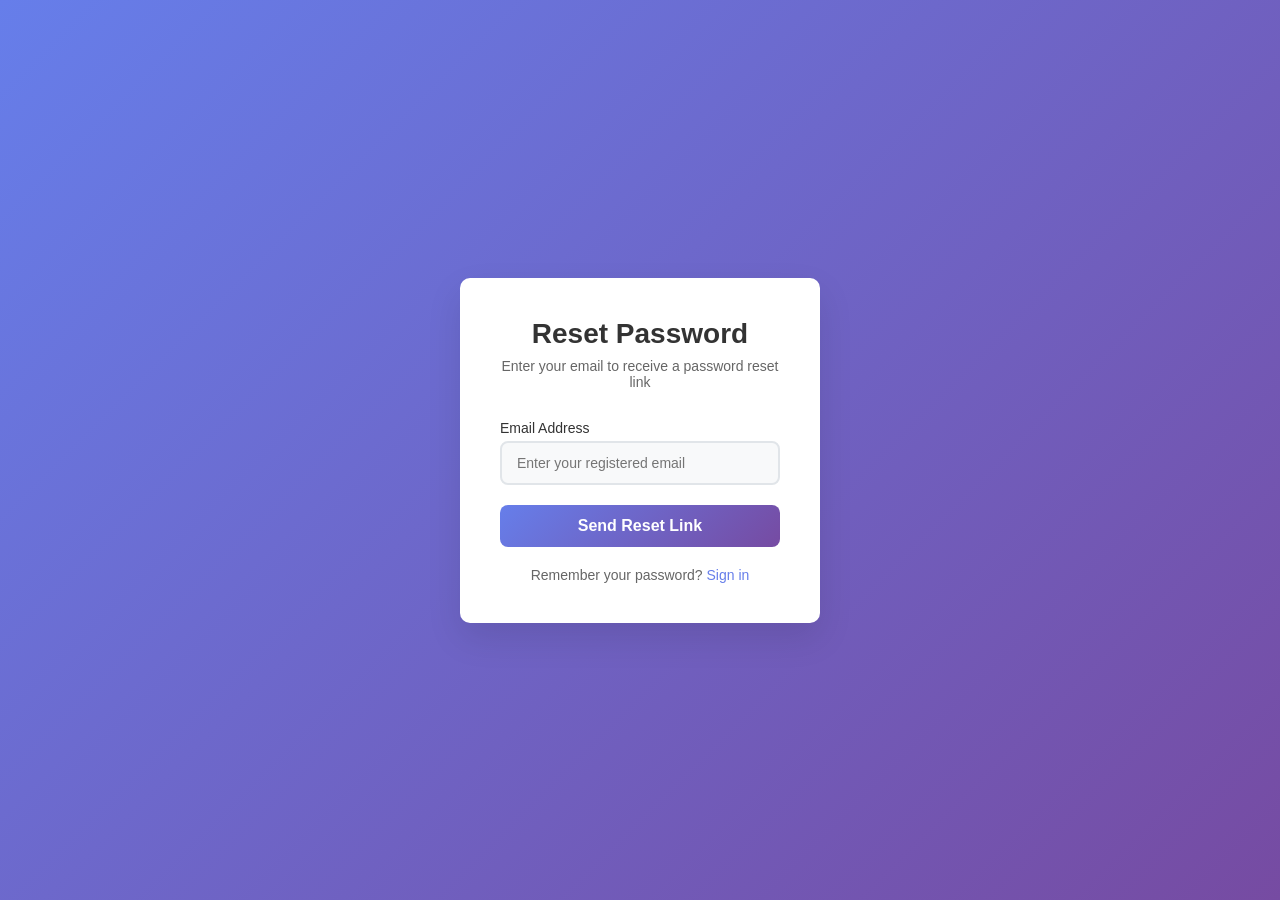
<file: HTML/forgot-password.html>
<!DOCTYPE html>
<html lang="en">
<head>
    <meta charset="UTF-8">
    <meta name="viewport" content="width=device-width, initial-scale=1.0">
    <title>Forgot Password</title>
    <link rel="stylesheet" href="/CSS/login.css">
    <link rel="stylesheet" href="/CSS/forgot-password.css">
</head>
<body>
    <div class="container">
        <div class="login-box">
            <div class="login-header">
                <h1>Reset Password</h1>
                <p>Enter your email to receive a password reset link</p>
            </div>
            <form class="login-form">
                <div class="form-group">
                    <label for="email">Email Address</label>
                    <input type="email" id="email" name="email" placeholder="Enter your registered email" required>
                </div>
                <button type="submit" class="login-btn">Send Reset Link</button>
            </form>
            <div class="login-footer">
                <p>Remember your password? <a href="login.html" class="signup-link">Sign in</a></p>
            </div>
        </div>
    </div>
    <script src="/JS/forgot-password.js"></script>
</body>
</html>
</file>
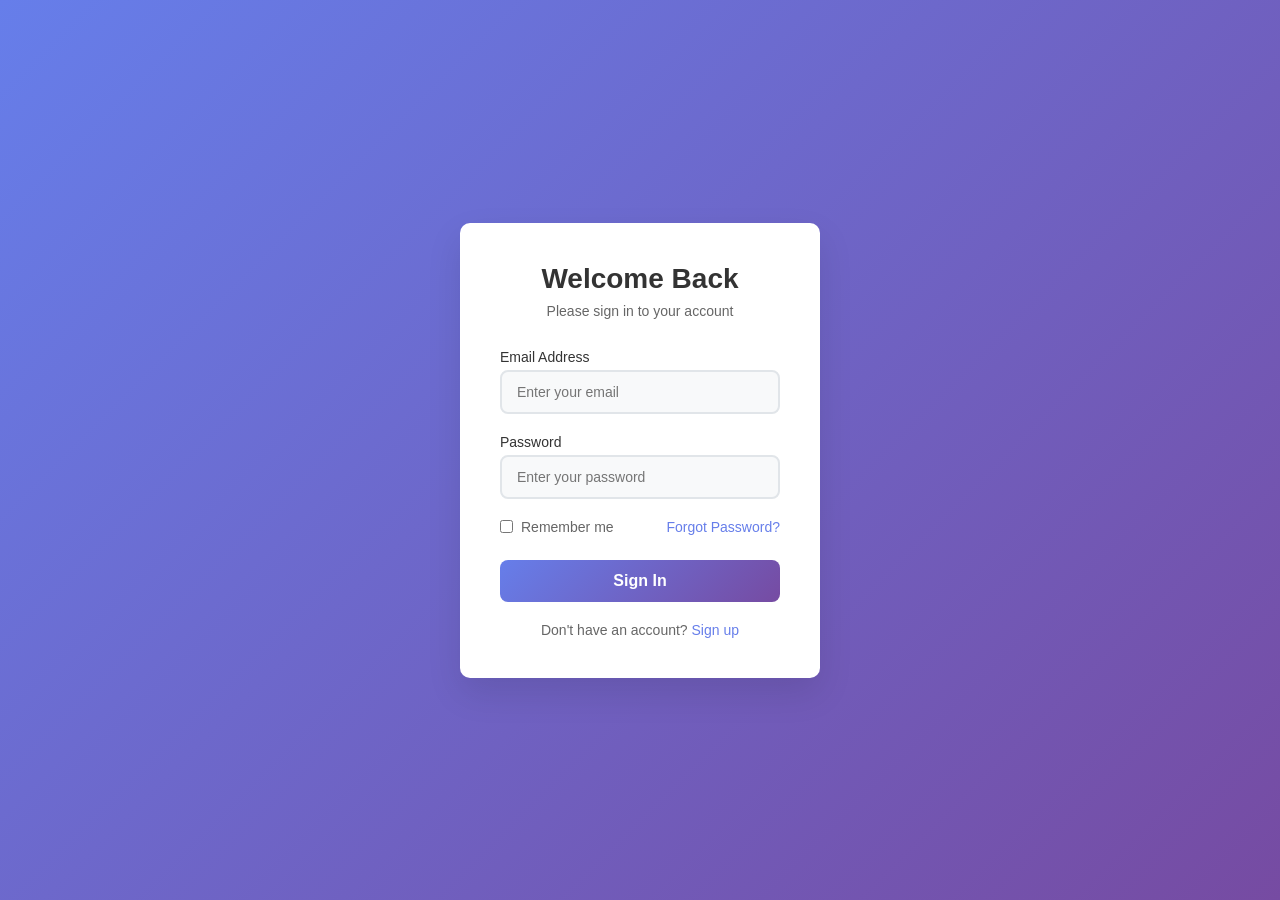
<file: HTML/login.html>
<!DOCTYPE html>
<html lang="en">
<head>
    <meta charset="UTF-8">
    <meta name="viewport" content="width=device-width, initial-scale=1.0">
    <title>Login Page</title>
    <link rel="stylesheet" href="/CSS/login.css">
</head>
<body>
    <div class="container">
        <div class="login-box">
            <div class="login-header">
                <h1>Welcome Back</h1>
                <p>Please sign in to your account</p>
            </div>
            <form class="login-form">
                <div class="form-group">
                    <label for="email">Email Address</label>
                    <input type="email" id="email" name="email" placeholder="Enter your email" required>
                </div>
                <div class="form-group">
                    <label for="password">Password</label>
                    <input type="password" id="password" name="password" placeholder="Enter your password" required>
                </div>
                <div class="form-options">
                    <div class="remember-me">
                        <input type="checkbox" id="remember" name="remember">
                        <label for="remember">Remember me</label>
                    </div>
                    <a href="forgot-password.html" class="forgot-password">Forgot Password?</a>
                </div>
                <button type="submit" class="login-btn">Sign In</button>
            </form>
            <div class="login-footer">
                <p>Don't have an account? <a href="sign-up.html" class="signup-link">Sign up</a></p>
            </div>
        </div>
    </div>
    <script src="/JS/form-validation.js"></script>
</body>
</html>
</file>
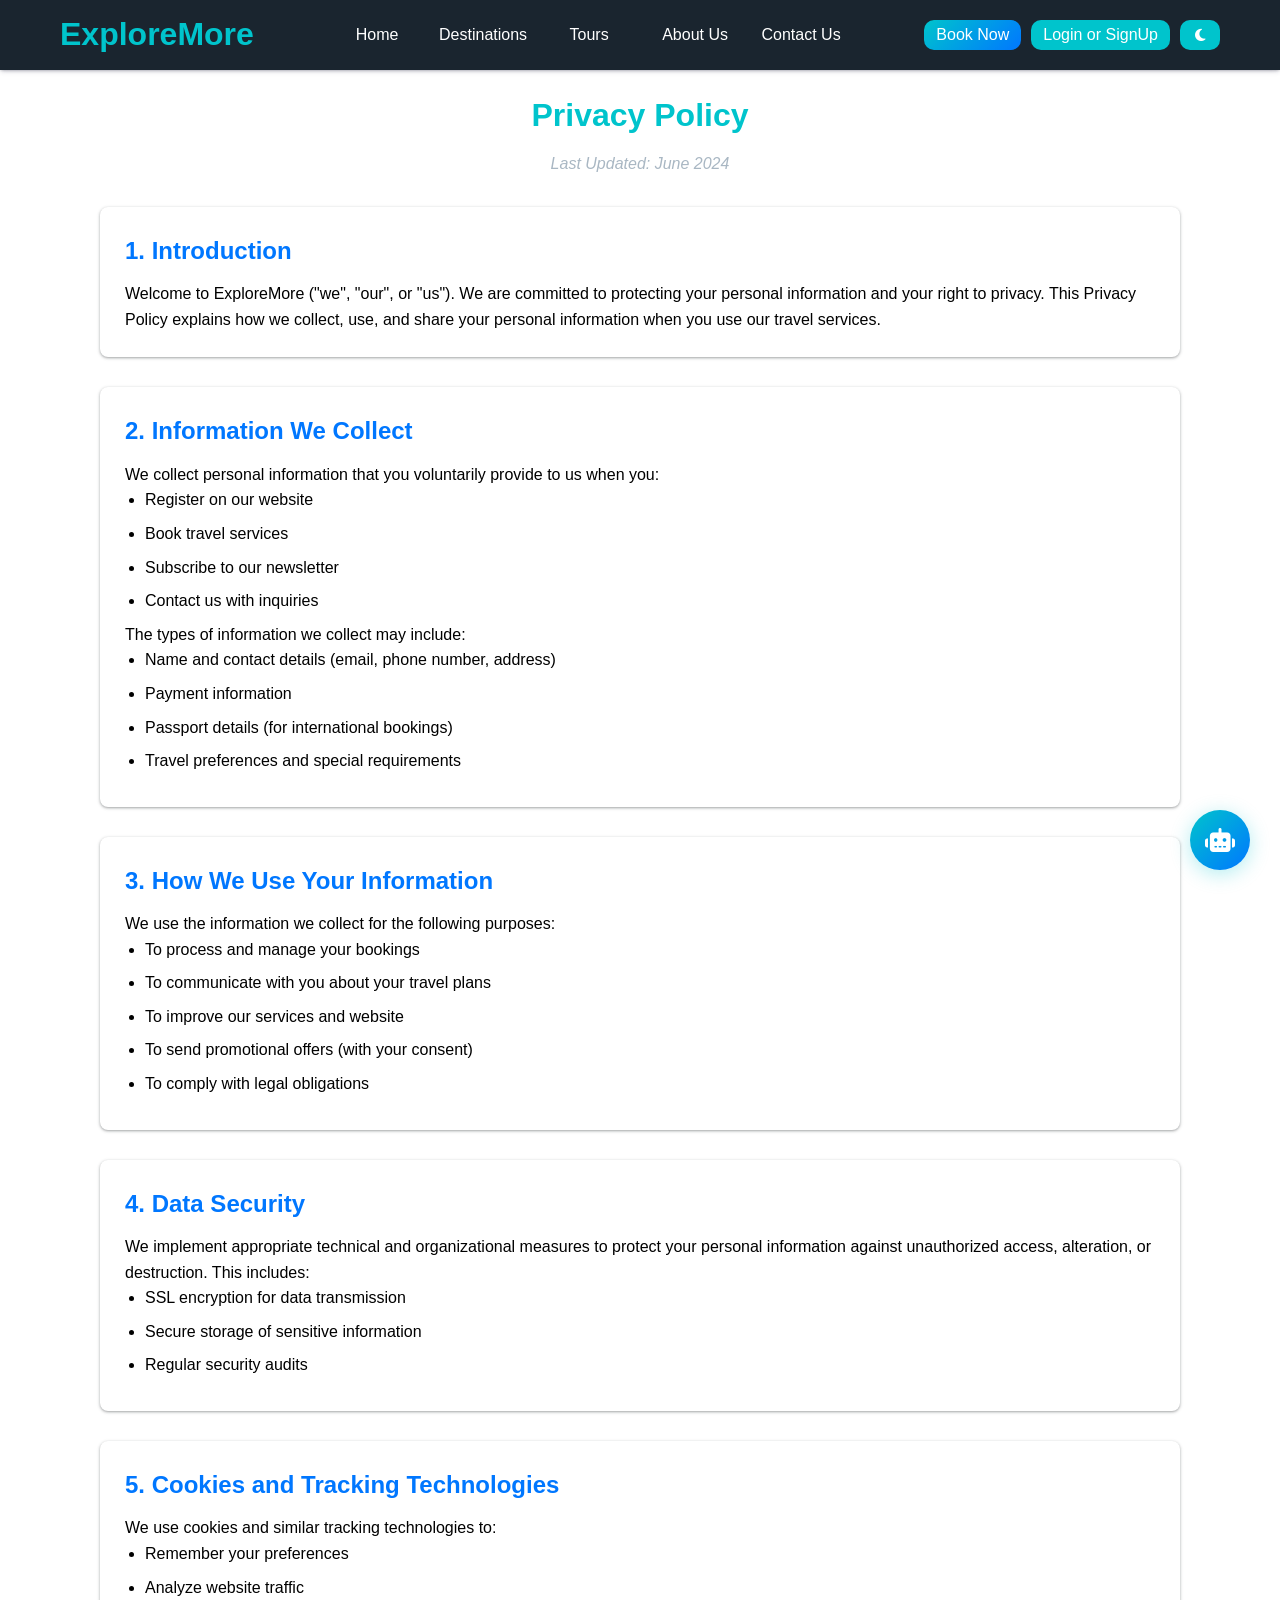
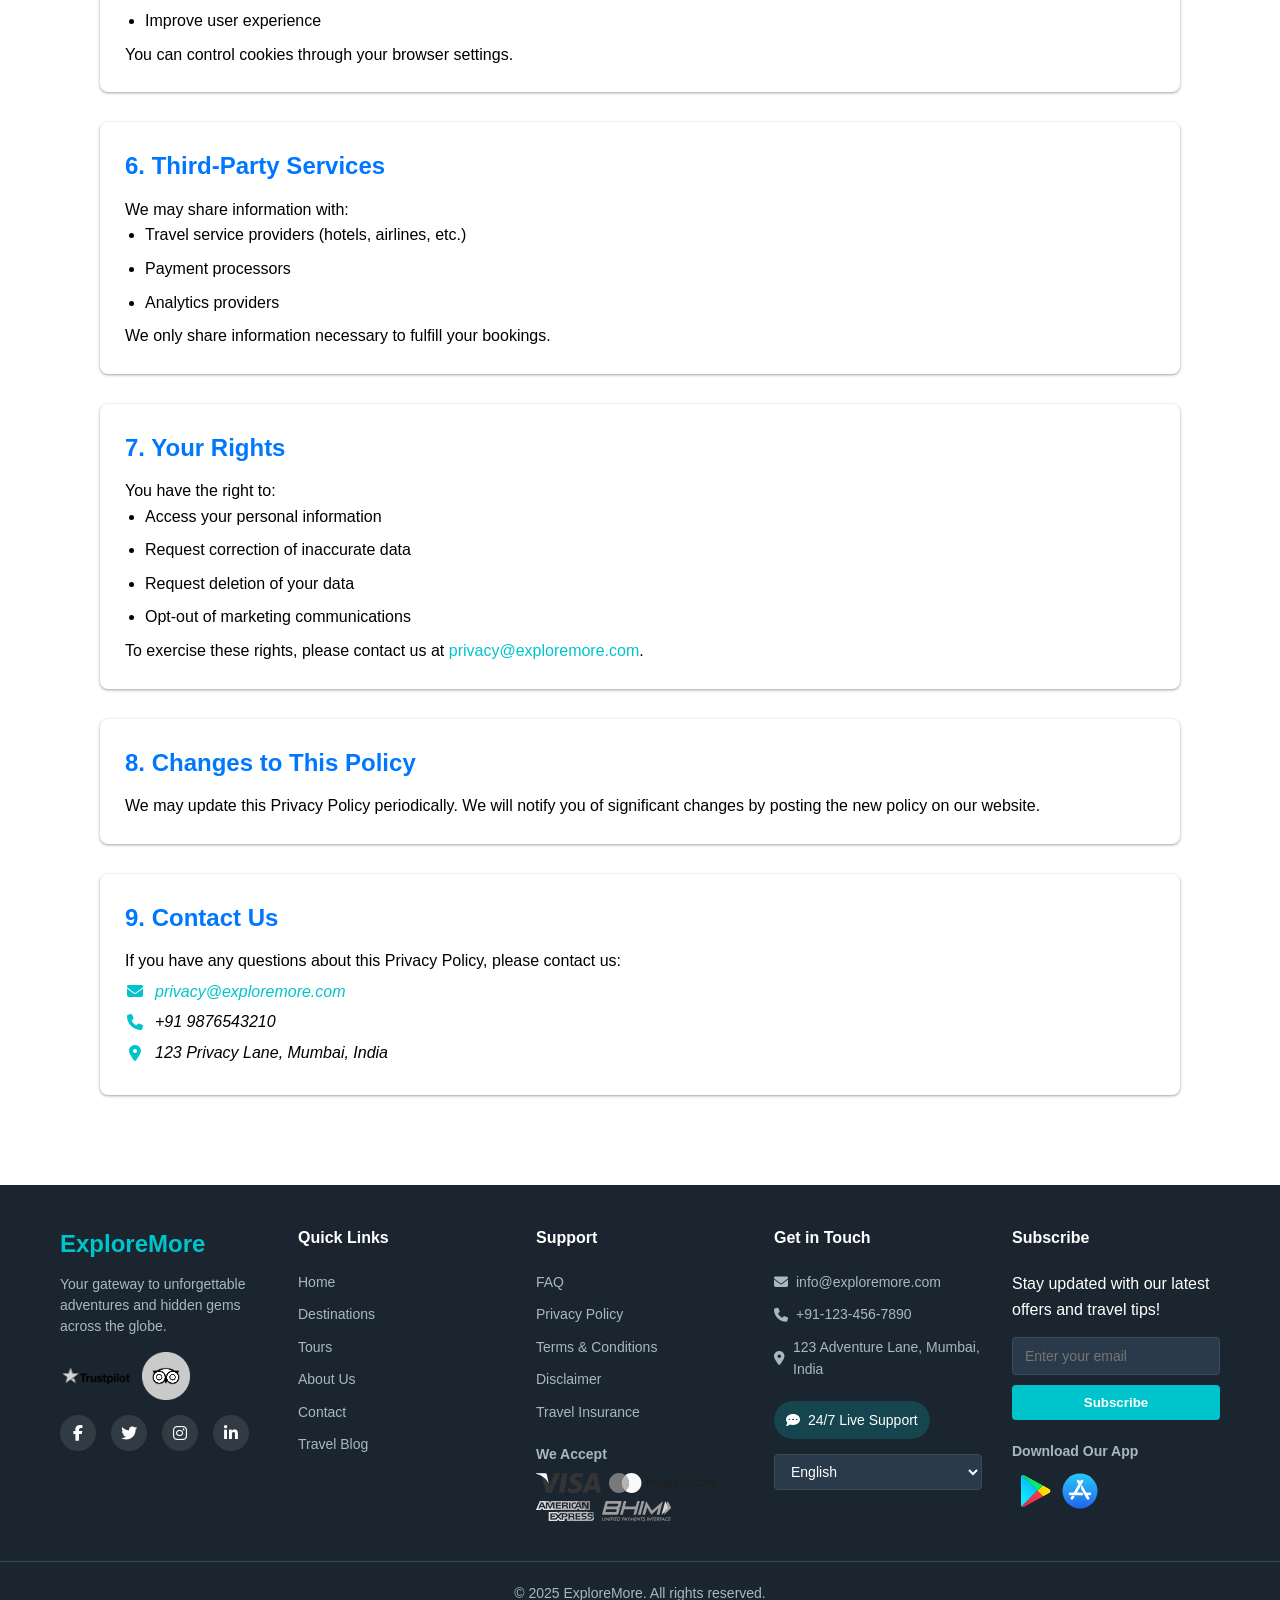
<file: HTML/privacy-policy.html>
<!DOCTYPE html>
<html lang="en">
<head>
    <meta charset="UTF-8">
    <meta name="viewport" content="width=device-width, initial-scale=1.0">
    <title>Privacy Policy - ExploreMore</title>
    <link rel="stylesheet" href="https://cdnjs.cloudflare.com/ajax/libs/font-awesome/6.4.0/css/all.min.css">
    <link rel="stylesheet" href="/CSS/privacy-policy.css">
    <link rel="stylesheet" href="/CSS/style.css">
</head>
<body>
    <nav class="navbar">
    <div class="navbar-container">
        <div class="navbar-left-item">
            <h1 class="company-name">ExploreMore</h1>
        </div>
        <div class="hamburger">
            <i class="fas fa-bars"></i>
        </div>
        <div class="navbar-center-item">
            <ul>
                <li class="nav-link home-button"><a href="/HTML/index.html">Home</a></li>
                <li class="nav-link destination-button"><a href="/HTML/featured.html">Destinations</a></li>
                <li class="nav-link tours-button"><a href="/HTML/tours.html">Tours</a></li>
                <li class="nav-link about-button"><a href="/HTML/about.html">About Us</a></li>
                <li class="nav-link contact-button"><a href="/HTML/contact.html">Contact Us</a></li>
            </ul>
        </div>
        <div class="navbar-right-item">
            <button class="book-now-btn pulse">Book Now</button>
            <button class="login-btn">Login or SignUp</button>
            <button id="toggleTheme" class="theme-toggle-btn">
                    <i class="fas fa-moon"></i>
                </button>
            <!-- <button class="signup-btn">Sign Up</button> -->
        </div>
    </div>
</nav>
    <main class="privacy-container">
        <div class="container">
            <h1>Privacy Policy</h1>
            <p class="last-updated">Last Updated: June 2024</p>
            
            <section class="policy-section">
                <h2>1. Introduction</h2>
                <p>Welcome to ExploreMore ("we", "our", or "us"). We are committed to protecting your personal information and your right to privacy. This Privacy Policy explains how we collect, use, and share your personal information when you use our travel services.</p>
            </section>

            <section class="policy-section">
                <h2>2. Information We Collect</h2>
                <p>We collect personal information that you voluntarily provide to us when you:</p>
                <ul>
                    <li>Register on our website</li>
                    <li>Book travel services</li>
                    <li>Subscribe to our newsletter</li>
                    <li>Contact us with inquiries</li>
                </ul>
                <p>The types of information we collect may include:</p>
                <ul>
                    <li>Name and contact details (email, phone number, address)</li>
                    <li>Payment information</li>
                    <li>Passport details (for international bookings)</li>
                    <li>Travel preferences and special requirements</li>
                </ul>
            </section>

            <section class="policy-section">
                <h2>3. How We Use Your Information</h2>
                <p>We use the information we collect for the following purposes:</p>
                <ul>
                    <li>To process and manage your bookings</li>
                    <li>To communicate with you about your travel plans</li>
                    <li>To improve our services and website</li>
                    <li>To send promotional offers (with your consent)</li>
                    <li>To comply with legal obligations</li>
                </ul>
            </section>

            <section class="policy-section">
                <h2>4. Data Security</h2>
                <p>We implement appropriate technical and organizational measures to protect your personal information against unauthorized access, alteration, or destruction. This includes:</p>
                <ul>
                    <li>SSL encryption for data transmission</li>
                    <li>Secure storage of sensitive information</li>
                    <li>Regular security audits</li>
                </ul>
            </section>

            <section class="policy-section">
                <h2>5. Cookies and Tracking Technologies</h2>
                <p>We use cookies and similar tracking technologies to:</p>
                <ul>
                    <li>Remember your preferences</li>
                    <li>Analyze website traffic</li>
                    <li>Improve user experience</li>
                </ul>
                <p>You can control cookies through your browser settings.</p>
            </section>

            <section class="policy-section">
                <h2>6. Third-Party Services</h2>
                <p>We may share information with:</p>
                <ul>
                    <li>Travel service providers (hotels, airlines, etc.)</li>
                    <li>Payment processors</li>
                    <li>Analytics providers</li>
                </ul>
                <p>We only share information necessary to fulfill your bookings.</p>
            </section>

            <section class="policy-section">
                <h2>7. Your Rights</h2>
                <p>You have the right to:</p>
                <ul>
                    <li>Access your personal information</li>
                    <li>Request correction of inaccurate data</li>
                    <li>Request deletion of your data</li>
                    <li>Opt-out of marketing communications</li>
                </ul>
                <p>To exercise these rights, please contact us at <a href="mailto:privacy@exploremore.com">privacy@exploremore.com</a>.</p>
            </section>

            <section class="policy-section">
                <h2>8. Changes to This Policy</h2>
                <p>We may update this Privacy Policy periodically. We will notify you of significant changes by posting the new policy on our website.</p>
            </section>

            <section class="policy-section">
                <h2>9. Contact Us</h2>
                <p>If you have any questions about this Privacy Policy, please contact us:</p>
                <address>
                    <p><i class="fas fa-envelope"></i> <a href="mailto:privacy@exploremore.com">privacy@exploremore.com</a></p>
                    <p><i class="fas fa-phone"></i> +91 9876543210</p>
                    <p><i class="fas fa-map-marker-alt"></i> 123 Privacy Lane, Mumbai, India</p>
                </address>
            </section>
        </div>
    </main>

    <footer class="footer">
        <div class="footer-container">
            <div class="footer-section footer-brand">
                <h3 class="footer-logo">ExploreMore</h3>
                <p class="footer-description">Your gateway to unforgettable adventures and hidden gems across the globe.
                </p>
                <div class="trust-badges">
                    <img src="/PNG//Trustpilot Logo PNG s.png">
                    <img src="/PNG/TripAdvisor Excellence.png" alt="TripAdvisor Excellence">
                </div>
                <div class="footer-social">
                    <a target="_blank" href="https://www/facebook.com" class="social-link"><i
                            class="fab fa-facebook-f"></i></a>
                    <a target="_blank" href="https://www.twitter.com" class="social-link"><i
                            class="fab fa-twitter"></i></a>
                    <a target="_blank" href="https://www.instagram.com" class="social-link"><i
                            class="fab fa-instagram"></i></a>
                    <a target="_blank" href="https://www.linkedin.com" class="social-link"><i
                            class="fab fa-linkedin-in"></i></a>
                </div>
            </div>
            <div class="footer-section footer-links">
                <h4 class="footer-heading">Quick Links</h4>
                <ul class="footer-all-links">
                    <li><a target="_blank" href="/HTML/index.html" class="footer-link">Home</a></li>
                    <li><a target="_blank" href="/HTML/featured.html" class="footer-link">Destinations</a></li>
                    <li><a target="_blank" href="/HTML/tours.html" class="footer-link">Tours</a></li>
                    <li><a target="_blank" href="/HTML/about.html" class="footer-link">About Us</a></li>
                    <li><a target="_blank" href="/HTML/contact.html" class="footer-link">Contact</a></li>
                    <li><a target="_blank" href="/HTML/travel-blog.html" class="footer-link">Travel Blog</a></li>
                </ul>
            </div>
            <div class="footer-section footer-support">
                <h4 class="footer-heading">Support</h4>
                <ul class="footer-all-links">
                    <li><a target="_blank" href="/HTML/faq.html" class="footer-link">FAQ</a></li>
                    <li><a target="_blank" href="/HTML/privacy-policy.html" class="footer-link">Privacy Policy</a></li>
                    <li><a target="_blank" href="/HTML/terms-conditions.html" class="footer-link">Terms & Conditions</a></li>
                    <li><a target="_blank" href="/HTML/desclaimer.html" class="footer-link">Disclaimer</a></li>
                    <li><a target="_blank" href="/HTML/travel-insurance.html" class="footer-link">Travel Insurance</a></li>
                </ul>
                <div class="payment-methods">
                    <h5>We Accept</h5>
                    <div class="payment-icons">
                        <img src="/PNG/visa-icon.svg" alt="Visa">
                        <img src="/PNG/master-card-icon.svg" alt="Mastercard">
                        <img src="/PNG/american-express.svg" alt="American Express">
                        <img src="/PNG/bhim-app-icon.svg" alt="UPI">
                    </div>
                </div>
            </div>
            <div class="footer-section footer-contact">
                <h4 class="footer-heading">Get in Touch</h4>
                <p class="contact-info"><i class="fas fa-envelope"></i> info@exploremore.com</p>
                <p class="contact-info"><i class="fas fa-phone"></i> +91-123-456-7890</p>
                <p class="contact-info"><i class="fas fa-map-marker-alt"></i> 123 Adventure Lane, Mumbai, India</p>
                <div class="live-support">
                    <i class="fas fa-comment-dots"></i>
                    <span>24/7 Live Support</span>
                </div>
                <div class="language-switcher">
                    <select>
                        <option value="en">English</option>
                        <option value="hi">हिंदी</option>
                        <option value="mr">मराठी</option>
                    </select>
                </div>
            </div>
            <div class="footer-section footer-newsletter">
                <h4 class="footer-heading">Subscribe</h4>
                <p class="newsletter-text">Stay updated with our latest offers and travel tips!</p>
                <form class="newsletter-form">
                    <input type="email" placeholder="Enter your email" class="newsletter-input" required>
                    <button type="submit" class="newsletter-btn">Subscribe</button>
                </form>
                <div class="subscription-message" id="subscriptionMessage"></div>
                <div class="download-app">
                    <h5>Download Our App</h5>
                    <div class="app-stores">
                        <a target="_blank" href="https://play.google.com/"><img src="/PNG/google-play-svgrepo-com.svg" alt="Google Play"></a>
                        <a target="_blank" href="https://www.apple.com/in/app-store/"><img src="/PNG/app-store-svgrepo-com.svg" alt="App Store"></a>
                    </div>
                </div>
            </div>
        </div>
        <div class="footer-bottom">
            <p class="footer-copyright">© 2025 ExploreMore. All rights reserved.
            </p>
        </div>
    </footer>
    <div class="support-icon pulse" id="supportIcon">
        <i class="fas fa-robot"></i>
    </div>
    <div class="ai-chat-container" id="aiChatContainer">
        <div class="chat-header">
            <h3>Travel Assistant</h3>
            <button class="close-chat" id="closeChat">×</button>
        </div>
        <div class="chat-messages" id="chatMessages">
            <div class="bot-message">
                <p>Hello! I'm your travel assistant. How can I help you today?</p>
            </div>
        </div>
        <div class="chat-input">
            <input type="text" id="userInput" placeholder="Ask about destinations...">
            <button id="sendMessage"><i class="fas fa-paper-plane"></i></button>
        </div>
    </div>
    <script src="/JS/app.js"></script>
    <script src="/JS/theme-toggle.js"></script>
</body>
</html>
</file>
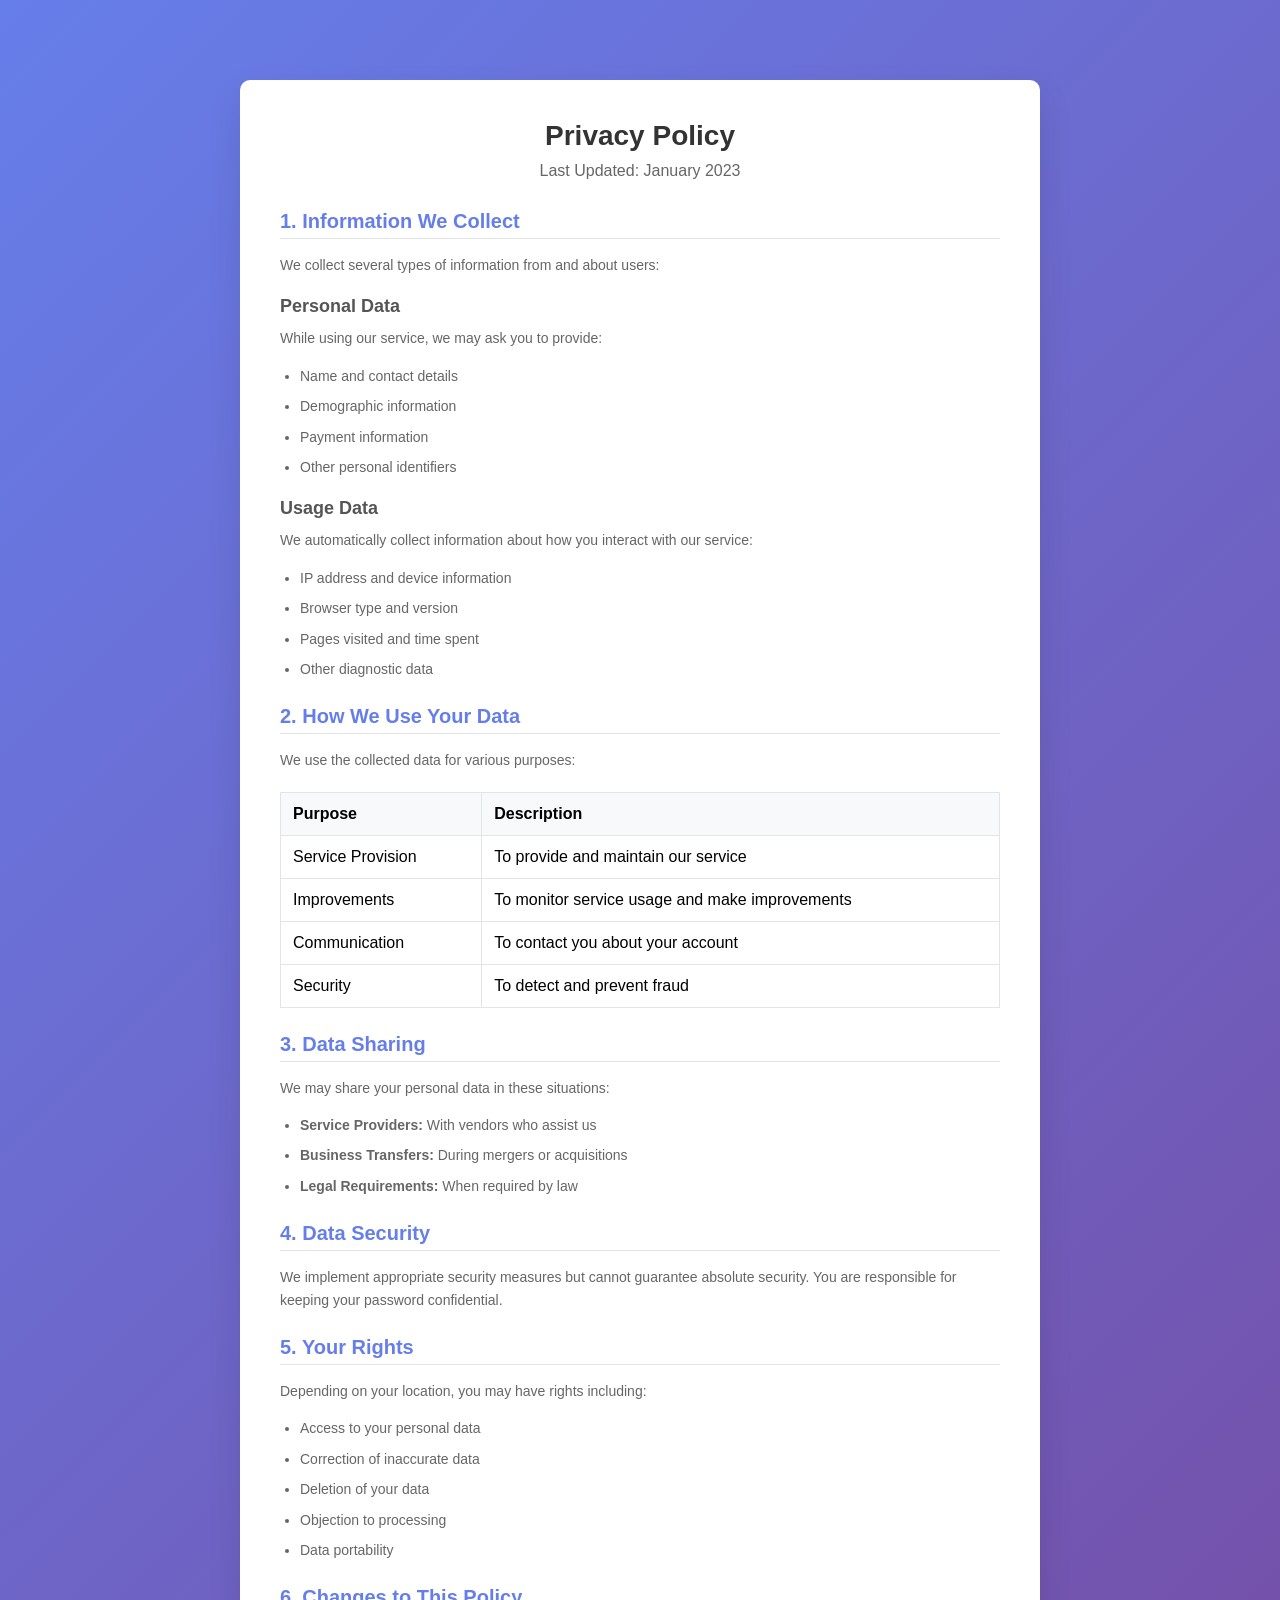
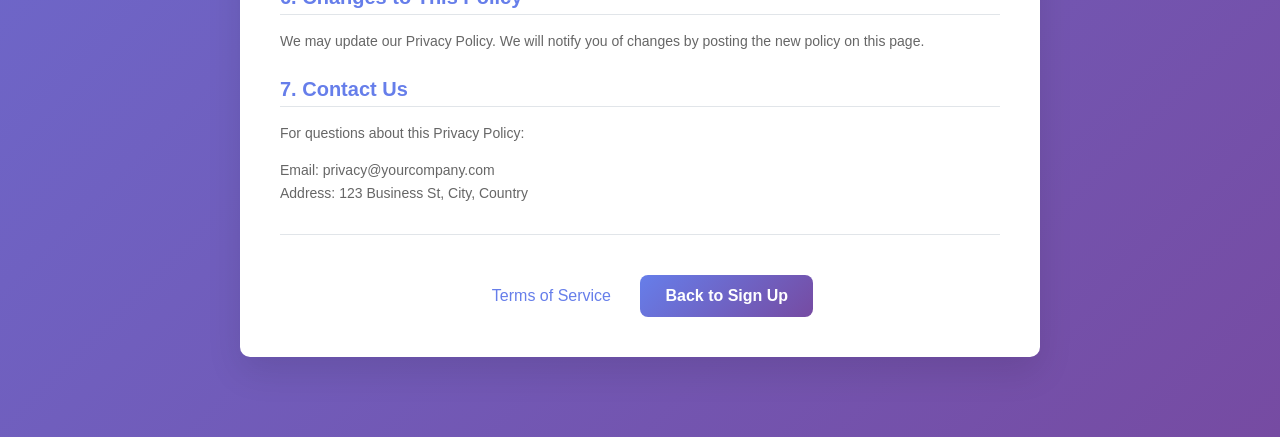
<file: HTML/privacypolicy.html>
<!DOCTYPE html>
<html lang="en">
<head>
    <meta charset="UTF-8">
    <meta name="viewport" content="width=device-width, initial-scale=1.0">
    <title>Privacy Policy</title>
    <link rel="stylesheet" href="/CSS/sign-up.css">
    <style>
        .container {
            max-width: 1200px;
        }
        .legal-container {
            max-width: 800px;
            margin: 40px auto;
            padding: 40px;
            background: white;
            border-radius: 10px;
            box-shadow: 0 15px 35px rgba(0, 0, 0, 0.1);
        }
        
        .legal-header {
            text-align: center;
            margin-bottom: 30px;
        }
        
        .legal-header h1 {
            color: #333;
            font-size: 28px;
            font-weight: 600;
            margin-bottom: 10px;
        }
        
        .legal-header p {
            color: #666;
            font-size: 16px;
        }
        
        .legal-content {
            margin-bottom: 30px;
        }
        
        .legal-section {
            margin-bottom: 25px;
        }
        
        .legal-section h2 {
            color: #667eea;
            font-size: 20px;
            margin-bottom: 15px;
            padding-bottom: 5px;
            border-bottom: 1px solid #e1e5e9;
        }
        
        .legal-section h3 {
            color: #555;
            font-size: 18px;
            margin: 20px 0 10px;
        }
        
        .legal-section p, .legal-section ul {
            color: #666;
            font-size: 14px;
            line-height: 1.6;
            margin-bottom: 15px;
        }
        
        .legal-section ul {
            padding-left: 20px;
        }
        
        .legal-section li {
            margin-bottom: 8px;
        }
        
        .legal-footer {
            text-align: center;
            margin-top: 30px;
            padding-top: 20px;
            border-top: 1px solid #e1e5e9;
        }
        
        .legal-link {
            display: inline-block;
            margin: 0 10px;
            padding: 8px 15px;
            color: #667eea;
            text-decoration: none;
            border-radius: 5px;
            transition: all 0.3s ease;
        }
        
        .legal-link:hover {
            background-color: #f0f4ff;
        }
        
        .back-btn {
            display: inline-block;
            padding: 12px 25px;
            background: linear-gradient(135deg, #667eea 0%, #764ba2 100%);
            color: white;
            border: none;
            border-radius: 8px;
            font-size: 16px;
            font-weight: 600;
            cursor: pointer;
            text-decoration: none;
            transition: all 0.3s ease;
            margin-top: 20px;
        }
        
        .back-btn:hover {
            transform: translateY(-2px);
            box-shadow: 0 5px 15px rgba(102, 126, 234, 0.4);
        }
        
        .data-table {
            width: 100%;
            border-collapse: collapse;
            margin: 20px 0;
        }
        
        .data-table th, .data-table td {
            border: 1px solid #e1e5e9;
            padding: 12px;
            text-align: left;
        }
        
        .data-table th {
            background-color: #f8f9fa;
        }
    </style>
</head>
<body>
    <div class="container">
        <div class="legal-container">
            <div class="legal-header">
                <h1>Privacy Policy</h1>
                <p>Last Updated: January 2023</p>
            </div>
            
            <div class="legal-content">
                <div class="legal-section">
                    <h2>1. Information We Collect</h2>
                    <p>We collect several types of information from and about users:</p>
                    
                    <h3>Personal Data</h3>
                    <p>While using our service, we may ask you to provide:</p>
                    <ul>
                        <li>Name and contact details</li>
                        <li>Demographic information</li>
                        <li>Payment information</li>
                        <li>Other personal identifiers</li>
                    </ul>
                    
                    <h3>Usage Data</h3>
                    <p>We automatically collect information about how you interact with our service:</p>
                    <ul>
                        <li>IP address and device information</li>
                        <li>Browser type and version</li>
                        <li>Pages visited and time spent</li>
                        <li>Other diagnostic data</li>
                    </ul>
                </div>
                
                <div class="legal-section">
                    <h2>2. How We Use Your Data</h2>
                    <p>We use the collected data for various purposes:</p>
                    
                    <table class="data-table">
                        <tr>
                            <th>Purpose</th>
                            <th>Description</th>
                        </tr>
                        <tr>
                            <td>Service Provision</td>
                            <td>To provide and maintain our service</td>
                        </tr>
                        <tr>
                            <td>Improvements</td>
                            <td>To monitor service usage and make improvements</td>
                        </tr>
                        <tr>
                            <td>Communication</td>
                            <td>To contact you about your account</td>
                        </tr>
                        <tr>
                            <td>Security</td>
                            <td>To detect and prevent fraud</td>
                        </tr>
                    </table>
                </div>
                
                <div class="legal-section">
                    <h2>3. Data Sharing</h2>
                    <p>We may share your personal data in these situations:</p>
                    <ul>
                        <li><strong>Service Providers:</strong> With vendors who assist us</li>
                        <li><strong>Business Transfers:</strong> During mergers or acquisitions</li>
                        <li><strong>Legal Requirements:</strong> When required by law</li>
                    </ul>
                </div>
                
                <div class="legal-section">
                    <h2>4. Data Security</h2>
                    <p>We implement appropriate security measures but cannot guarantee absolute security. You are responsible for keeping your password confidential.</p>
                </div>
                
                <div class="legal-section">
                    <h2>5. Your Rights</h2>
                    <p>Depending on your location, you may have rights including:</p>
                    <ul>
                        <li>Access to your personal data</li>
                        <li>Correction of inaccurate data</li>
                        <li>Deletion of your data</li>
                        <li>Objection to processing</li>
                        <li>Data portability</li>
                    </ul>
                </div>
                
                <div class="legal-section">
                    <h2>6. Changes to This Policy</h2>
                    <p>We may update our Privacy Policy. We will notify you of changes by posting the new policy on this page.</p>
                </div>
                
                <div class="legal-section">
                    <h2>7. Contact Us</h2>
                    <p>For questions about this Privacy Policy:</p>
                    <p>Email: privacy@yourcompany.com<br>
                    Address: 123 Business St, City, Country</p>
                </div>
            </div>
            
            <div class="legal-footer">
                <a href="terms-of-service.html" class="legal-link">Terms of Service</a>
                <a href="sign-up.html" class="back-btn">Back to Sign Up</a>
            </div>
        </div>
    </div>
</body>
</html>
</file>
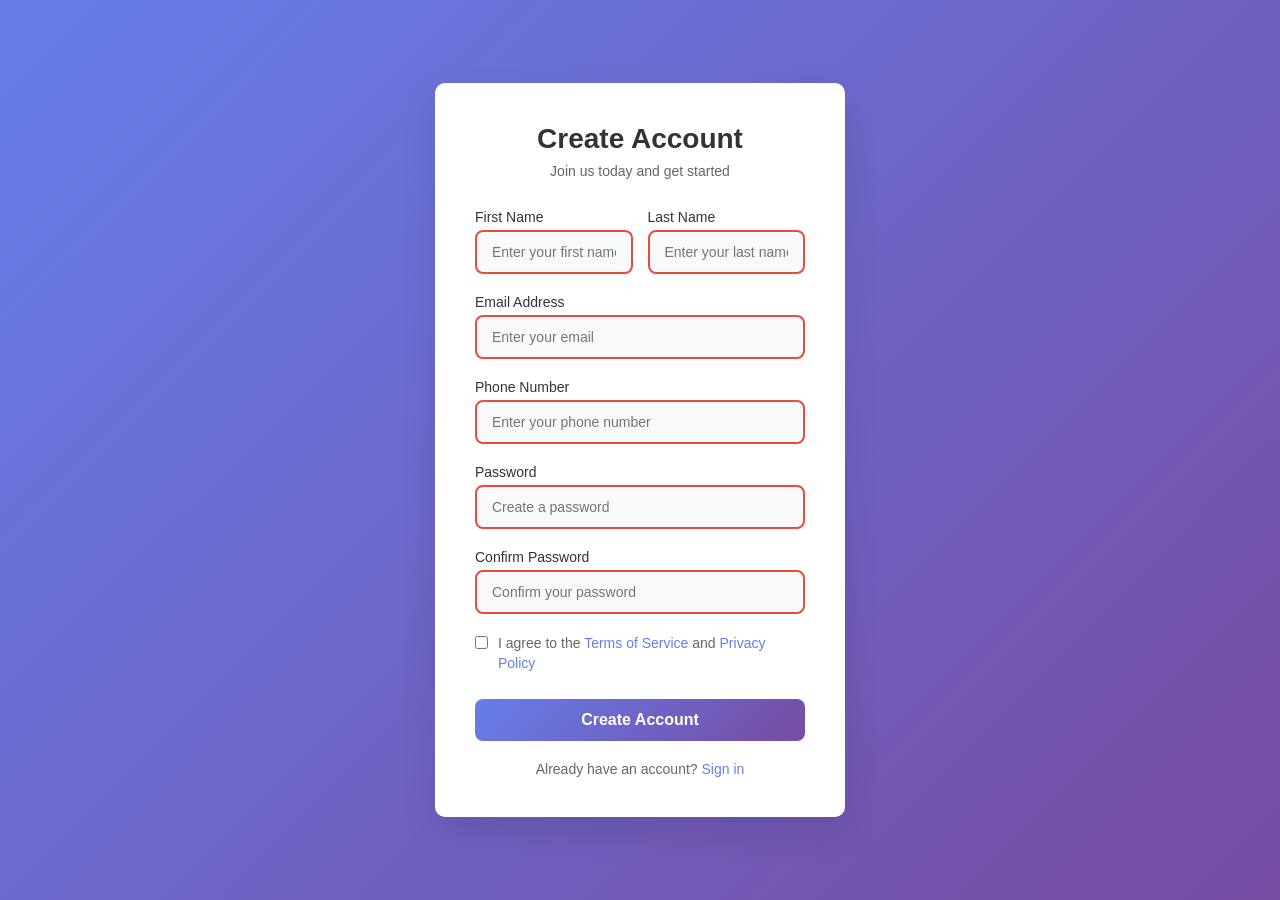
<file: HTML/sign-up.html>
<!DOCTYPE html>
<html lang="en">
<head>
    <meta charset="UTF-8">
    <meta name="viewport" content="width=device-width, initial-scale=1.0">
    <title>Sign Up Page</title>
    <link rel="stylesheet" href="/CSS/sign-up.css">
</head>
<body>
    <div class="container">
        <div class="signup-box">
            <div class="signup-header">
                <h1>Create Account</h1>
                <p>Join us today and get started</p>
            </div>
            <form class="signup-form">
                <div class="form-row">
                    <div class="form-group">
                        <label for="firstName">First Name</label>
                        <input type="text" id="firstName" name="firstName" placeholder="Enter your first name" required>
                    </div>
                    <div class="form-group">
                        <label for="lastName">Last Name</label>
                        <input type="text" id="lastName" name="lastName" placeholder="Enter your last name" required>
                    </div>
                </div>
                <div class="form-group">
                    <label for="email">Email Address</label>
                    <input type="email" id="email" name="email" placeholder="Enter your email" required>
                </div>
                <div class="form-group">
                    <label for="phone">Phone Number</label>
                    <input type="tel" id="phone" name="phone" placeholder="Enter your phone number" required>
                </div>
                <div class="form-group">
                    <label for="password">Password</label>
                    <input type="password" id="password" name="password" placeholder="Create a password" required>
                </div>
                <div class="form-group">
                    <label for="confirmPassword">Confirm Password</label>
                    <input type="password" id="confirmPassword" name="confirmPassword" placeholder="Confirm your password" required>
                </div>
                <div class="form-options">
                    <div class="terms-checkbox">
                        <input type="checkbox" id="terms" name="terms" required>
                        <label for="terms">I agree to the <a href="/HTML/terms-of-service.html" class="terms-link">Terms of Service</a> and <a href="#" class="terms-link">Privacy Policy</a></label>
                    </div>
                </div>
                <button type="submit" class="signup-btn">Create Account</button>
            </form>
            <div class="signup-footer">
                <p>Already have an account? <a href="login.html" class="login-link">Sign in</a></p>
            </div>
        </div>
    </div>
</body>
</html>
</file>
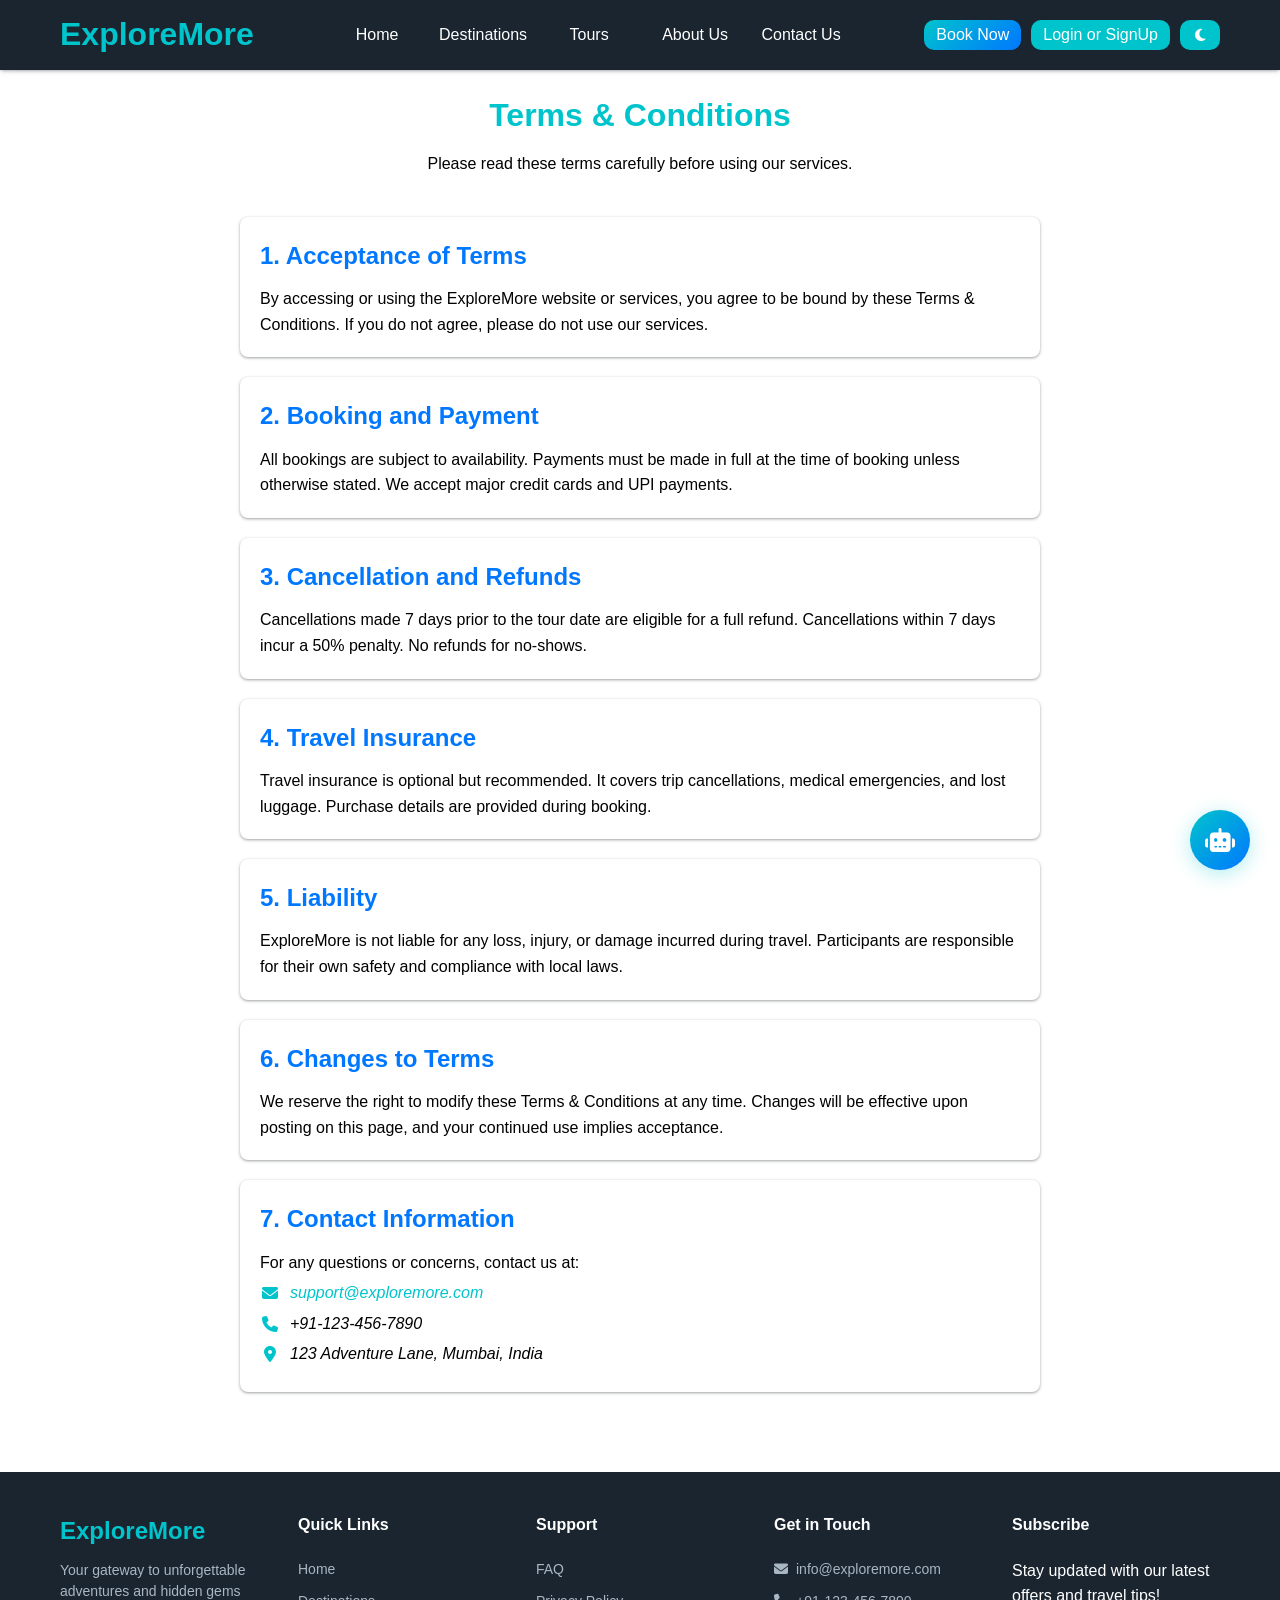
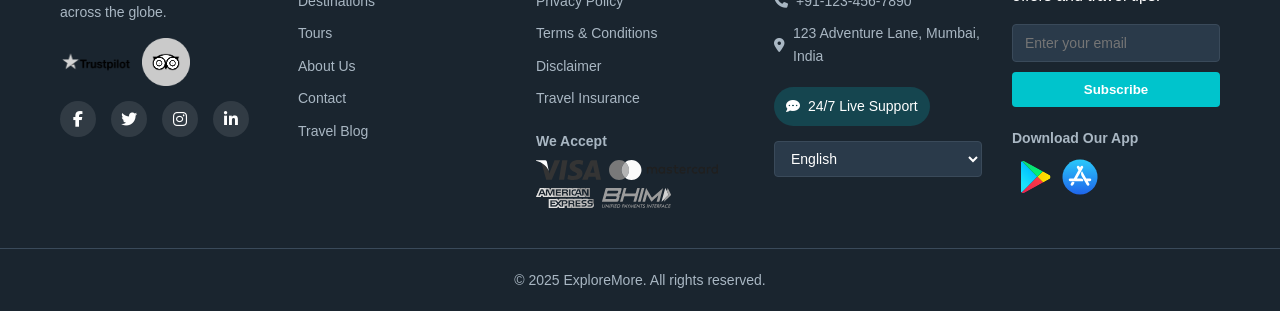
<file: HTML/terms-conditions.html>
<!DOCTYPE html>
<html lang="en">
<head>
    <meta charset="UTF-8">
    <meta name="viewport" content="width=device-width, initial-scale=1.0">
    <title>Terms & Conditions - ExploreMore</title>
    <link rel="stylesheet" href="https://cdnjs.cloudflare.com/ajax/libs/font-awesome/6.4.0/css/all.min.css">
    <link rel="stylesheet" href="/CSS/terms-conditions.css">
    <link rel="stylesheet" href="/CSS/style.css">
</head>
<body>
    <nav class="navbar">
    <div class="navbar-container">
        <div class="navbar-left-item">
            <h1 class="company-name">ExploreMore</h1>
        </div>
        <div class="hamburger">
            <i class="fas fa-bars"></i>
        </div>
        <div class="navbar-center-item">
            <ul>
                <li class="nav-link home-button"><a href="/HTML/index.html">Home</a></li>
                <li class="nav-link destination-button"><a href="/HTML/featured.html">Destinations</a></li>
                <li class="nav-link tours-button"><a href="/HTML/tours.html">Tours</a></li>
                <li class="nav-link about-button"><a href="/HTML/about.html">About Us</a></li>
                <li class="nav-link contact-button"><a href="/HTML/contact.html">Contact Us</a></li>
            </ul>
        </div>
        <div class="navbar-right-item">
            <button class="book-now-btn pulse">Book Now</button>
            <button class="login-btn">Login or SignUp</button>
            <button id="toggleTheme" class="theme-toggle-btn">
                    <i class="fas fa-moon"></i>
                </button>
            <!-- <button class="signup-btn">Sign Up</button> -->
        </div>
    </div>
</nav>

    <main class="terms-container">
        <div class="container">
            <div class="terms-header">
                <h1>Terms & Conditions</h1>
                <p class="terms-subheading">Please read these terms carefully before using our services.</p>
            </div>

            <div class="terms-content">
                <section class="terms-section">
                    <h2>1. Acceptance of Terms</h2>
                    <p>By accessing or using the ExploreMore website or services, you agree to be bound by these Terms & Conditions. If you do not agree, please do not use our services.</p>
                </section>

                <section class="terms-section">
                    <h2>2. Booking and Payment</h2>
                    <p>All bookings are subject to availability. Payments must be made in full at the time of booking unless otherwise stated. We accept major credit cards and UPI payments.</p>
                </section>

                <section class="terms-section">
                    <h2>3. Cancellation and Refunds</h2>
                    <p>Cancellations made 7 days prior to the tour date are eligible for a full refund. Cancellations within 7 days incur a 50% penalty. No refunds for no-shows.</p>
                </section>

                <section class="terms-section">
                    <h2>4. Travel Insurance</h2>
                    <p>Travel insurance is optional but recommended. It covers trip cancellations, medical emergencies, and lost luggage. Purchase details are provided during booking.</p>
                </section>

                <section class="terms-section">
                    <h2>5. Liability</h2>
                    <p>ExploreMore is not liable for any loss, injury, or damage incurred during travel. Participants are responsible for their own safety and compliance with local laws.</p>
                </section>

                <section class="terms-section">
                    <h2>6. Changes to Terms</h2>
                    <p>We reserve the right to modify these Terms & Conditions at any time. Changes will be effective upon posting on this page, and your continued use implies acceptance.</p>
                </section>

                <section class="terms-section">
                    <h2>7. Contact Information</h2>
                    <p>For any questions or concerns, contact us at:</p>
                    <address>
                        <p><i class="fas fa-envelope"></i> <a href="mailto:support@exploremore.com">support@exploremore.com</a></p>
                        <p><i class="fas fa-phone"></i> +91-123-456-7890</p>
                        <p><i class="fas fa-map-marker-alt"></i> 123 Adventure Lane, Mumbai, India</p>
                    </address>
                </section>
            </div>
        </div>
    </main>

   <footer class="footer">
        <div class="footer-container">
            <div class="footer-section footer-brand">
                <h3 class="footer-logo">ExploreMore</h3>
                <p class="footer-description">Your gateway to unforgettable adventures and hidden gems across the globe.
                </p>
                <div class="trust-badges">
                    <img src="/PNG//Trustpilot Logo PNG s.png">
                    <img src="/PNG/TripAdvisor Excellence.png" alt="TripAdvisor Excellence">
                </div>
                <div class="footer-social">
                    <a target="_blank" href="https://www/facebook.com" class="social-link"><i
                            class="fab fa-facebook-f"></i></a>
                    <a target="_blank" href="https://www.twitter.com" class="social-link"><i
                            class="fab fa-twitter"></i></a>
                    <a target="_blank" href="https://www.instagram.com" class="social-link"><i
                            class="fab fa-instagram"></i></a>
                    <a target="_blank" href="https://www.linkedin.com" class="social-link"><i
                            class="fab fa-linkedin-in"></i></a>
                </div>
            </div>
            <div class="footer-section footer-links">
                <h4 class="footer-heading">Quick Links</h4>
                <ul class="footer-all-links">
                    <li><a target="_blank" href="/HTML/index.html" class="footer-link">Home</a></li>
                    <li><a target="_blank" href="/HTML/featured.html" class="footer-link">Destinations</a></li>
                    <li><a target="_blank" href="/HTML/tours.html" class="footer-link">Tours</a></li>
                    <li><a target="_blank" href="/HTML/about.html" class="footer-link">About Us</a></li>
                    <li><a target="_blank" href="/HTML/contact.html" class="footer-link">Contact</a></li>
                    <li><a target="_blank" href="/HTML/travel-blog.html" class="footer-link">Travel Blog</a></li>
                </ul>
            </div>
            <div class="footer-section footer-support">
                <h4 class="footer-heading">Support</h4>
                <ul class="footer-all-links">
                    <li><a target="_blank" href="/HTML/faq.html" class="footer-link">FAQ</a></li>
                    <li><a target="_blank" href="/HTML/privacy-policy.html" class="footer-link">Privacy Policy</a></li>
                    <li><a target="_blank" href="/HTML/terms-conditions.html" class="footer-link">Terms & Conditions</a></li>
                    <li><a target="_blank" href="/HTML/desclaimer.html" class="footer-link">Disclaimer</a></li>
                    <li><a target="_blank" href="/HTML/travel-insurance.html" class="footer-link">Travel Insurance</a></li>
                </ul>
                <div class="payment-methods">
                    <h5>We Accept</h5>
                    <div class="payment-icons">
                        <img src="/PNG/visa-icon.svg" alt="Visa">
                        <img src="/PNG/master-card-icon.svg" alt="Mastercard">
                        <img src="/PNG/american-express.svg" alt="American Express">
                        <img src="/PNG/bhim-app-icon.svg" alt="UPI">
                    </div>
                </div>
            </div>
            <div class="footer-section footer-contact">
                <h4 class="footer-heading">Get in Touch</h4>
                <p class="contact-info"><i class="fas fa-envelope"></i> info@exploremore.com</p>
                <p class="contact-info"><i class="fas fa-phone"></i> +91-123-456-7890</p>
                <p class="contact-info"><i class="fas fa-map-marker-alt"></i> 123 Adventure Lane, Mumbai, India</p>
                <div class="live-support">
                    <i class="fas fa-comment-dots"></i>
                    <span>24/7 Live Support</span>
                </div>
                <div class="language-switcher">
                    <select>
                        <option value="en">English</option>
                        <option value="hi">हिंदी</option>
                        <option value="mr">मराठी</option>
                    </select>
                </div>
            </div>
            <div class="footer-section footer-newsletter">
                <h4 class="footer-heading">Subscribe</h4>
                <p class="newsletter-text">Stay updated with our latest offers and travel tips!</p>
                <form class="newsletter-form">
                    <input type="email" placeholder="Enter your email" class="newsletter-input" required>
                    <button type="submit" class="newsletter-btn">Subscribe</button>
                </form>
                <div class="subscription-message" id="subscriptionMessage"></div>
                <div class="download-app">
                    <h5>Download Our App</h5>
                    <div class="app-stores">
                        <a target="_blank" href="https://play.google.com/"><img src="/PNG/google-play-svgrepo-com.svg" alt="Google Play"></a>
                        <a target="_blank" href="https://www.apple.com/in/app-store/"><img src="/PNG/app-store-svgrepo-com.svg" alt="App Store"></a>
                    </div>
                </div>
            </div>
        </div>
        <div class="footer-bottom">
            <p class="footer-copyright">© 2025 ExploreMore. All rights reserved.
            </p>
        </div>
    </footer>
    <div class="support-icon pulse" id="supportIcon">
        <i class="fas fa-robot"></i>
    </div>
    <div class="ai-chat-container" id="aiChatContainer">
        <div class="chat-header">
            <h3>Travel Assistant</h3>
            <button class="close-chat" id="closeChat">×</button>
        </div>
        <div class="chat-messages" id="chatMessages">
            <div class="bot-message">
                <p>Hello! I'm your travel assistant. How can I help you today?</p>
            </div>
        </div>
        <div class="chat-input">
            <input type="text" id="userInput" placeholder="Ask about destinations...">
            <button id="sendMessage"><i class="fas fa-paper-plane"></i></button>
        </div>
    </div>
    <script src="/JS/app.js"></script>
    <script src="/JS/theme-toggle.js"></script>
</body>
</html>
</file>
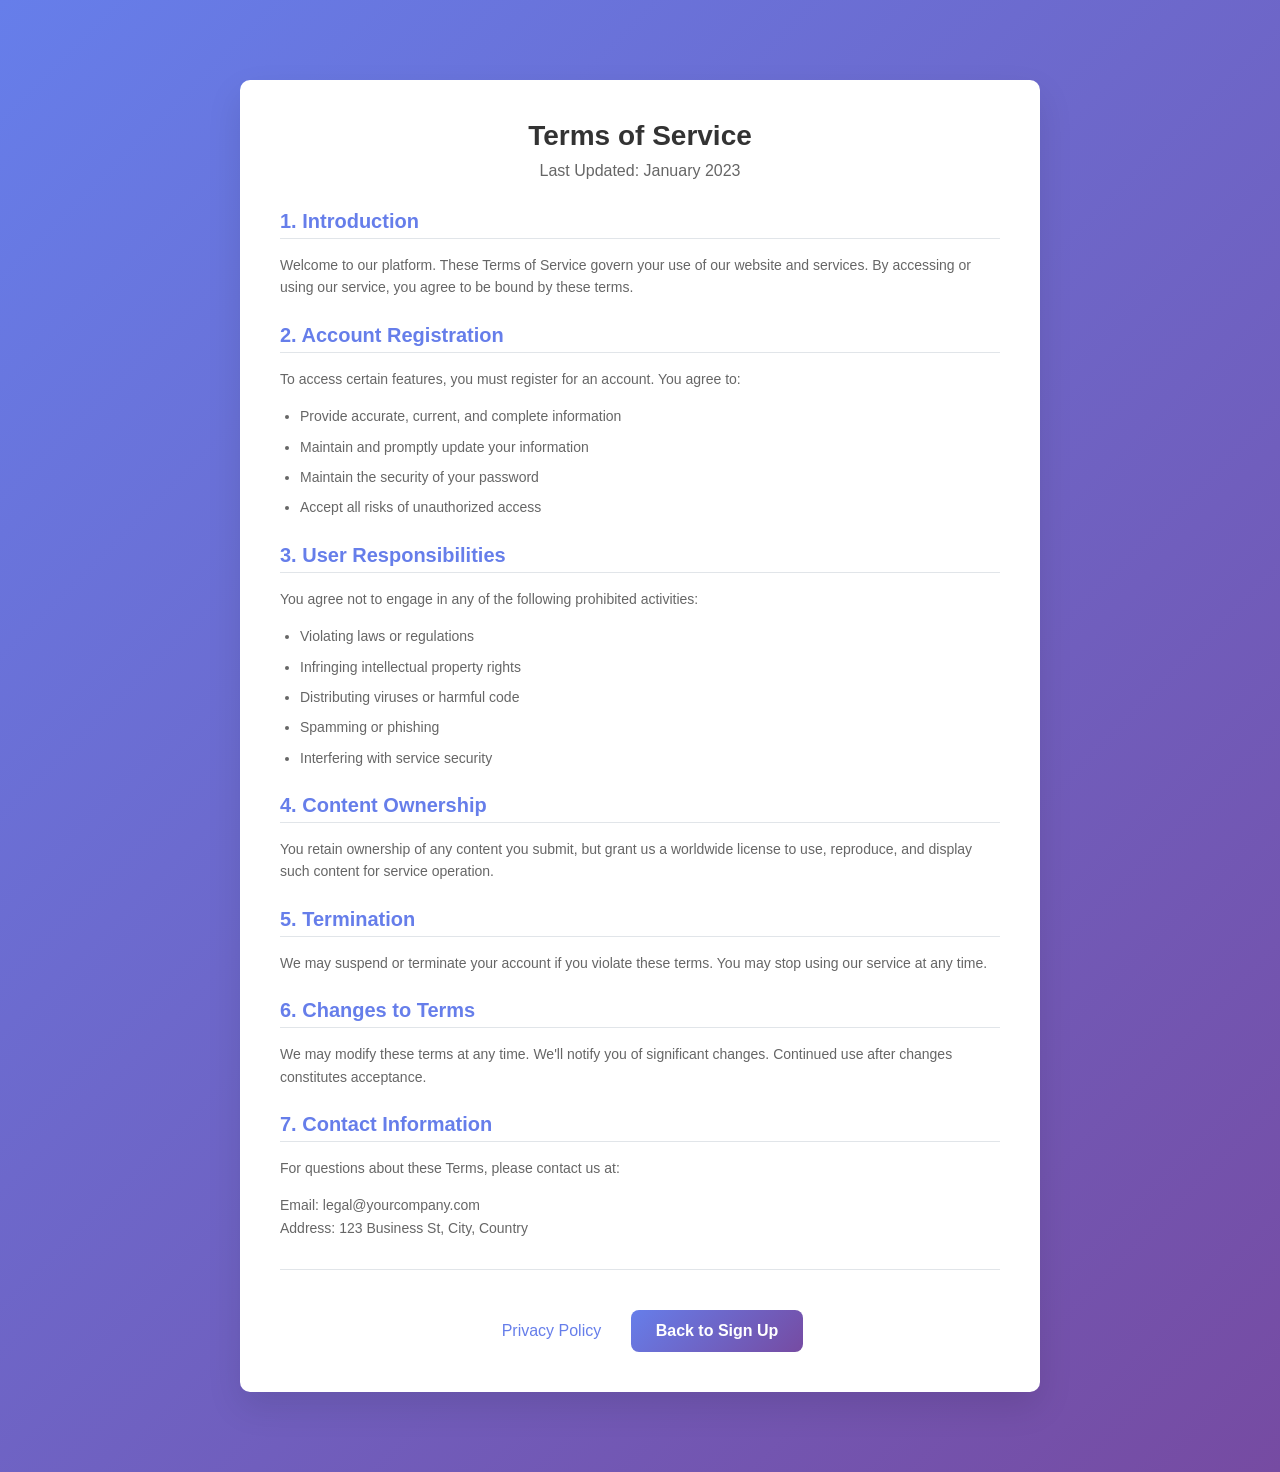
<file: HTML/terms-of-service.html>
<!DOCTYPE html>
<html lang="en">
<head>
    <meta charset="UTF-8">
    <meta name="viewport" content="width=device-width, initial-scale=1.0">
    <title>Terms of Service</title>
    <link rel="stylesheet" href="/CSS/sign-up.css">
    <style>
        /* Terms Page Specific Styles */
        .container {
            max-width: 1200px;
        }
        .legal-container {
            max-width: 800px;
            margin: 40px auto;
            padding: 40px;
            background: white;
            border-radius: 10px;
            box-shadow: 0 15px 35px rgba(0, 0, 0, 0.1);
        }
        
        .legal-header {
            text-align: center;
            margin-bottom: 30px;
        }
        
        .legal-header h1 {
            color: #333;
            font-size: 28px;
            font-weight: 600;
            margin-bottom: 10px;
        }
        
        .legal-header p {
            color: #666;
            font-size: 16px;
        }
        
        .legal-content {
            margin-bottom: 30px;
        }
        
        .legal-section {
            margin-bottom: 25px;
        }
        
        .legal-section h2 {
            color: #667eea;
            font-size: 20px;
            margin-bottom: 15px;
            padding-bottom: 5px;
            border-bottom: 1px solid #e1e5e9;
        }
        
        .legal-section h3 {
            color: #555;
            font-size: 18px;
            margin: 20px 0 10px;
        }
        
        .legal-section p, .legal-section ul {
            color: #666;
            font-size: 14px;
            line-height: 1.6;
            margin-bottom: 15px;
        }
        
        .legal-section ul {
            padding-left: 20px;
        }
        
        .legal-section li {
            margin-bottom: 8px;
        }
        
        .legal-footer {
            text-align: center;
            margin-top: 30px;
            padding-top: 20px;
            border-top: 1px solid #e1e5e9;
        }
        
        .legal-link {
            display: inline-block;
            margin: 0 10px;
            padding: 8px 15px;
            color: #667eea;
            text-decoration: none;
            border-radius: 5px;
            transition: all 0.3s ease;
        }
        
        .legal-link:hover {
            background-color: #f0f4ff;
        }
        
        .back-btn {
            display: inline-block;
            padding: 12px 25px;
            background: linear-gradient(135deg, #667eea 0%, #764ba2 100%);
            color: white;
            border: none;
            border-radius: 8px;
            font-size: 16px;
            font-weight: 600;
            cursor: pointer;
            text-decoration: none;
            transition: all 0.3s ease;
            margin-top: 20px;
        }
        
        .back-btn:hover {
            transform: translateY(-2px);
            box-shadow: 0 5px 15px rgba(102, 126, 234, 0.4);
        }
    </style>
</head>
<body>
    <div class="container">
        <div class="legal-container">
            <div class="legal-header">
                <h1>Terms of Service</h1>
                <p>Last Updated: January 2023</p>
            </div>
            
            <div class="legal-content">
                <div class="legal-section">
                    <h2>1. Introduction</h2>
                    <p>Welcome to our platform. These Terms of Service govern your use of our website and services. By accessing or using our service, you agree to be bound by these terms.</p>
                </div>
                
                <div class="legal-section">
                    <h2>2. Account Registration</h2>
                    <p>To access certain features, you must register for an account. You agree to:</p>
                    <ul>
                        <li>Provide accurate, current, and complete information</li>
                        <li>Maintain and promptly update your information</li>
                        <li>Maintain the security of your password</li>
                        <li>Accept all risks of unauthorized access</li>
                    </ul>
                </div>
                
                <div class="legal-section">
                    <h2>3. User Responsibilities</h2>
                    <p>You agree not to engage in any of the following prohibited activities:</p>
                    <ul>
                        <li>Violating laws or regulations</li>
                        <li>Infringing intellectual property rights</li>
                        <li>Distributing viruses or harmful code</li>
                        <li>Spamming or phishing</li>
                        <li>Interfering with service security</li>
                    </ul>
                </div>
                
                <div class="legal-section">
                    <h2>4. Content Ownership</h2>
                    <p>You retain ownership of any content you submit, but grant us a worldwide license to use, reproduce, and display such content for service operation.</p>
                </div>
                
                <div class="legal-section">
                    <h2>5. Termination</h2>
                    <p>We may suspend or terminate your account if you violate these terms. You may stop using our service at any time.</p>
                </div>
                
                <div class="legal-section">
                    <h2>6. Changes to Terms</h2>
                    <p>We may modify these terms at any time. We'll notify you of significant changes. Continued use after changes constitutes acceptance.</p>
                </div>
                
                <div class="legal-section">
                    <h2>7. Contact Information</h2>
                    <p>For questions about these Terms, please contact us at:</p>
                    <p>Email: legal@yourcompany.com<br>
                    Address: 123 Business St, City, Country</p>
                </div>
            </div>
            
            <div class="legal-footer">
                <a href="privacypolicy.html" class="legal-link">Privacy Policy</a>
                <a href="sign-up.html" class="back-btn">Back to Sign Up</a>
            </div>
        </div>
    </div>
</body>
</html>
</file>
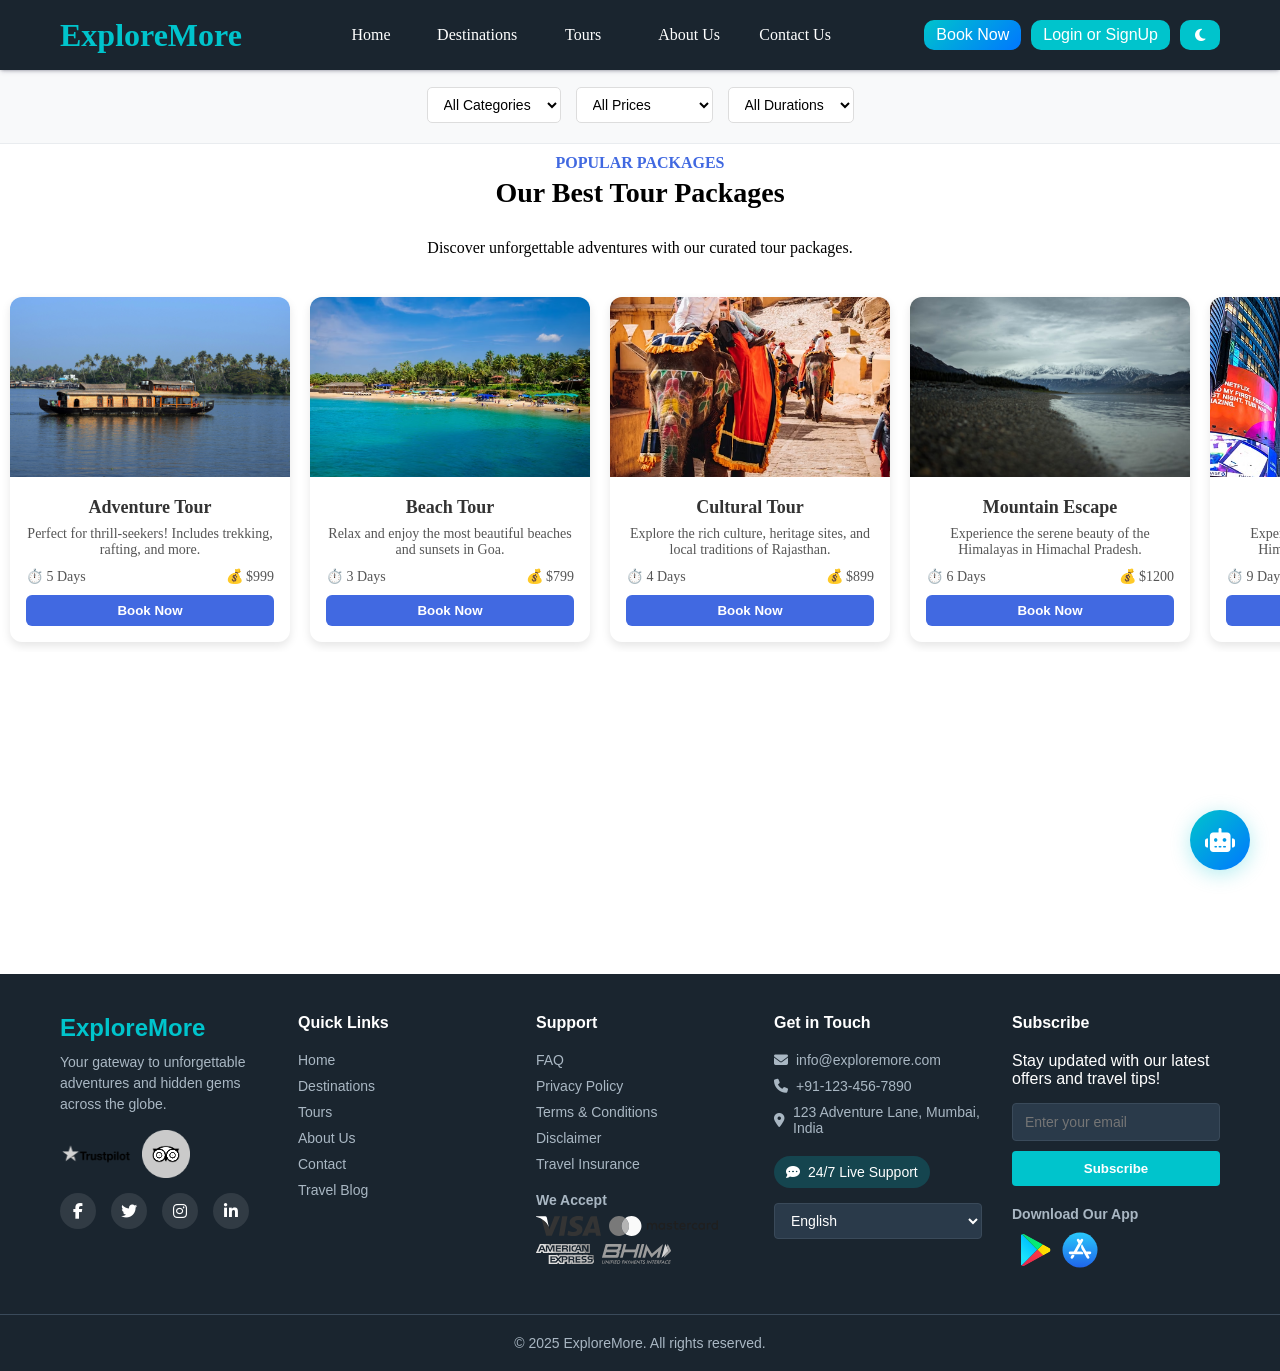
<file: HTML/tours.html>
<!DOCTYPE html>
<html lang="en">
<head>
    <meta charset="UTF-8">
    <meta name="viewport" content="width=device-width, initial-scale=1.0">
    <title>Tours - ExploreMore</title>
    <link rel="stylesheet" href="https://cdnjs.cloudflare.com/ajax/libs/font-awesome/6.4.0/css/all.min.css">
    <link rel="stylesheet" href="/CSS/style.css">
    <link rel="stylesheet" href="/CSS/tours.css">
    <link rel="stylesheet" href="/CSS/search.css">
</head>
<body>
    <nav class="navbar">
    <div class="navbar-container">
        <div class="navbar-left-item">
            <h1 class="company-name">ExploreMore</h1>
        </div>
        <div class="hamburger">
            <i class="fas fa-bars"></i>
        </div>
        <div class="navbar-center-item">
            <ul>
                <li class="nav-link home-button"><a href="/HTML/index.html">Home</a></li>
                <li class="nav-link destination-button"><a href="/HTML/featured.html">Destinations</a></li>
                <li class="nav-link tours-button"><a href="/HTML/tours.html">Tours</a></li>
                <li class="nav-link about-button"><a href="/HTML/about.html">About Us</a></li>
                <li class="nav-link contact-button"><a href="/HTML/contact.html">Contact Us</a></li>
            </ul>
        </div>
        <div class="navbar-right-item">
            <button class="book-now-btn pulse">Book Now</button>
            <button class="login-btn">Login or SignUp</button>
            <button id="toggleTheme" class="theme-toggle-btn">
                    <i class="fas fa-moon"></i>
                </button>
            <!-- <button class="signup-btn">Sign Up</button> -->
        </div>
    </div>
    </nav>
    
    <!-- Search Bar -->
    <div class="search-container">
        <div class="search-bar">
            <input type="text" class="search-input" placeholder="Search tours, destinations...">
            <button class="search-button">
                <i class="fas fa-search"></i>
            </button>
        </div>
        <div class="search-filters">
            <select class="filter-category">
                <option value="">All Categories</option>
                <option value="adventure">Adventure</option>
                <option value="beach">Beach</option>
                <option value="cultural">Cultural</option>
                <option value="mountain">Mountain</option>
                <option value="city">City</option>
                <option value="cruise">Cruise</option>
                <option value="desert">Desert</option>
                <option value="island">Island</option>
            </select>
            <select class="filter-price">
                <option value="">All Prices</option>
                <option value="0-1000">$0 - $1000</option>
                <option value="1000-2000">$1000 - $2000</option>
                <option value="2000+">$2000+</option>
            </select>
            <select class="filter-duration">
                <option value="">All Durations</option>
                <option value="1-3">1-3 Days</option>
                <option value="4-7">4-7 Days</option>
                <option value="8+">8+ Days</option>
            </select>
        </div>
        <div class="search-results" id="searchResults"></div>
    </div>
    
    <main class="main-body" style="margin-top: 0;">
        <section id="tours" class="tours-section" style="padding: 10px;">
            <div class="section-heading">
                <p class="tagline">Popular Packages</p>
                <h2 class="title">Our Best Tour Packages</h2>
            </div>
            <p class="tours-subheading">Discover unforgettable adventures with our curated tour packages.</p>
            <div class="tours-container">
                <!-- Tour Card 1 -->
                <div class="tour-card">
                    <img src="/Images/kerala.jpg" alt="Adventure Tour">
                    <div class="tour-content">
                        <h3>Adventure Tour</h3>
                        <p>Perfect for thrill-seekers! Includes trekking, rafting, and more.</p>
                        <div class="tour-info">
                            <span>⏱️ 5 Days</span>
                            <span>💰 $999</span>
                        </div>
                        <button class="book-btn" data-modal="booking" aria-label="Book Adventure Tour">Book Now</button>
                    </div>
                </div>
                <!-- Tour Card 2 -->
                <div class="tour-card">
                    <img src="/Tour-images/goa.avif" alt="Beach Tour">
                    <div class="tour-content">
                        <h3>Beach Tour</h3>
                        <p>Relax and enjoy the most beautiful beaches and sunsets in Goa.</p>
                        <div class="tour-info">
                            <span>⏱️ 3 Days</span>
                            <span>💰 $799</span>
                        </div>
                        <button class="book-btn" data-modal="booking" aria-label="Book Beach Tour">Book Now</button>
                    </div>
                </div>
                <!-- Tour Card 3 -->
                <div class="tour-card">
                    <img src="/Tour-images/rajasthan.avif" alt="Cultural Tour">
                    <div class="tour-content">
                        <h3>Cultural Tour</h3>
                        <p>Explore the rich culture, heritage sites, and local traditions of Rajasthan.</p>
                        <div class="tour-info">
                            <span>⏱️ 4 Days</span>
                            <span>💰 $899</span>
                        </div>
                        <button class="book-btn" data-modal="booking" aria-label="Book Cultural Tour">Book Now</button>
                    </div>
                </div>
                <!-- Tour Card 4 -->
                <div class="tour-card">
                    <img src="/Tour-images/mountain.jfif" alt="Mountain Escape">
                    <div class="tour-content">
                        <h3>Mountain Escape</h3>
                        <p>Experience the serene beauty of the Himalayas in Himachal Pradesh.</p>
                        <div class="tour-info">
                            <span>⏱️ 6 Days</span>
                            <span>💰 $1200</span>
                        </div>
                        <button class="book-btn" data-modal="booking" aria-label="Book Mountain Escape">Book Now</button>
                    </div>
                </div>
                <!-- Tour Card 5 -->
                <div class="tour-card">
                    <img src="/Tour-images/City Tour.jpg" alt="City Tour">
                    <div class="tour-content">
                        <h3>City Tour</h3>
                        <p>Experience the serene beauty of the Himalayas in Himachal Pradesh.</p>
                        <div class="tour-info">
                            <span>⏱️ 9 Days</span>
                            <span>💰 $1500</span>
                        </div>
                        <button class="book-btn" data-modal="booking" aria-label="Book Mountain Escape">Book Now</button>
                    </div>
                </div>
                <!-- Tour Card 6 -->
                <div class="tour-card">
                    <img src="/Tour-images/Cruise Tour.jpg" alt="Cruise Tour">
                    <div class="tour-content">
                        <h3>Cruise Tour</h3>
                        <p>Experience the serene beauty of the Himalayas in Himachal Pradesh.</p>
                        <div class="tour-info">
                            <span>⏱️ 6 Days</span>
                            <span>💰 $2099</span>
                        </div>
                        <button class="book-btn" data-modal="booking" aria-label="Book Mountain Escape">Book Now</button>
                    </div>
                </div>
                <!-- Tour Card 7 -->
                <div class="tour-card">
                    <img src="/Tour-images/Desert Safari.jpg" alt="Desert Safari Tour">
                    <div class="tour-content">
                        <h3>Desert Safari Tour</h3>
                        <p>Experience the serene beauty of the Himalayas in Himachal Pradesh.</p>
                        <div class="tour-info">
                            <span>⏱️ 6 Days</span>
                            <span>💰 $1200</span>
                        </div>
                        <button class="book-btn" data-modal="booking" aria-label="Book Mountain Escape">Book Now</button>
                    </div>
                </div>
                <!-- Tour Card 8 -->
                <div class="tour-card">
                    <img src="/Tour-images/Hiking & Trekking Tour.jpg" alt="Hiking & Trekking Tour">
                    <div class="tour-content">
                        <h3>Hiking & Trekking Tour</h3>
                        <p>Experience the serene beauty of the Himalayas in Himachal Pradesh.</p>
                        <div class="tour-info">
                            <span>⏱️ 14 Days</span>
                            <span>💰 $15999</span>
                        </div>
                        <button class="book-btn" data-modal="booking" aria-label="Book Mountain Escape">Book Now</button>
                    </div>
                </div>
                <!-- Tour Card 9 -->
                <div class="tour-card">
                    <img src="/Tour-images/Historical Tour.jpg" alt="Historical Tour">
                    <div class="tour-content">
                        <h3>Historical Tour</h3>
                        <p>Experience the serene beauty of the Himalayas in Himachal Pradesh.</p>
                        <div class="tour-info">
                            <span>⏱️ 3 Days</span>
                            <span>💰 $699</span>
                        </div>
                        <button class="book-btn" data-modal="booking" aria-label="Book Mountain Escape">Book Now</button>
                    </div>
                </div>
                <!-- Tour Card 10 -->
                <div class="tour-card">
                    <img src="/Tour-images/Island Hopping.jpg" alt="Island Hopping Tour">
                    <div class="tour-content">
                        <h3>Island Hopping Tour</h3>
                        <p>Experience the serene beauty of the Himalayas in Himachal Pradesh.</p>
                        <div class="tour-info">
                            <span>⏱️ 7 Days</span>
                            <span>💰 $9999</span>
                        </div>
                        <button class="book-btn" data-modal="booking" aria-label="Book Mountain Escape">Book Now</button>
                    </div>
                </div>
                <!-- Tour Card 11 -->
                <div class="tour-card">
                    <img src="/Tour-images/Jungle Expedition.avif" alt="Jungle Tour">
                    <div class="tour-content">
                        <h3>Jungle Tour</h3>
                        <p>Experience the serene beauty of the Himalayas in Himachal Pradesh.</p>
                        <div class="tour-info">
                            <span>⏱️ 10 Days</span>
                            <span>💰 $3599</span>
                        </div>
                        <button class="book-btn" data-modal="booking" aria-label="Book Mountain Escape">Book Now</button>
                    </div>
                </div>
                <!-- Tour Card 12 -->
                <div class="tour-card">
                    <img src="/Tour-images/Pilgrimage Tour.jpg" alt="Pilgrimage Tour">
                    <div class="tour-content">
                        <h3>Pilgrimage Tour</h3>
                        <p>Experience the serene beauty of the Himalayas in Himachal Pradesh.</p>
                        <div class="tour-info">
                            <span>⏱️ 4 Days</span>
                            <span>💰 $999</span>
                        </div>
                        <button class="book-btn" data-modal="booking" aria-label="Book Mountain Escape">Book Now</button>
                    </div>
                </div>
                <!-- Tour Card 13 -->
                <div class="tour-card">
                    <img src="/Tour-images/Scuba Diving Tour.jpg" alt="Scuba Diving Tour">
                    <div class="tour-content">
                        <h3>Scuba Diving Tour</h3>
                        <p>Experience the serene beauty of the Himalayas in Himachal Pradesh.</p>
                        <div class="tour-info">
                            <span>⏱️ 2 Days</span>
                            <span>💰 $19999</span>
                        </div>
                        <button class="book-btn" data-modal="booking" aria-label="Book Mountain Escape">Book Now</button>
                    </div>
                </div>
                <!-- Tour Card 14 -->
                <div class="tour-card">
                    <img src="/Tour-images/Tribal Tour.avif" alt="Tribal Tour">
                    <div class="tour-content">
                        <h3>Tribal Tour</h3>
                        <p>Experience the serene beauty of the Himalayas in Himachal Pradesh.</p>
                        <div class="tour-info">
                            <span>⏱️ 10 Days</span>
                            <span>💰 $999</span>
                        </div>
                        <button class="book-btn" data-modal="booking" aria-label="Book Mountain Escape">Book Now</button>
                    </div>
                </div>
                <!-- Tour Card 15 -->
                <div class="tour-card">
                    <img src="/Tour-images/Volcano Tours.jpg" alt="Volcano Tour">
                    <div class="tour-content">
                        <h3>Volcano Tour</h3>
                        <p>Experience the serene beauty of the Himalayas in Himachal Pradesh.</p>
                        <div class="tour-info">
                            <span>⏱️ 1 Days</span>
                            <span>💰 $19999</span>
                        </div>
                        <button class="book-btn" data-modal="booking" aria-label="Book Mountain Escape">Book Now</button>
                    </div>
                </div>
                <!-- Tour Card 16 -->
                <div class="tour-card">
                    <img src="/Tour-images/Wildlife Safari.avif" alt="Wildlife Safari Tour">
                    <div class="tour-content">
                        <h3>Wildlife Safari Tour</h3>
                        <p>Experience the serene beauty of the Himalayas in Himachal Pradesh.</p>
                        <div class="tour-info">
                            <span>⏱️ 8 Days</span>
                            <span>💰 $9999</span>
                        </div>
                        <button class="book-btn" data-modal="booking" aria-label="Book Mountain Escape">Book Now</button>
                    </div>
                </div>
            </div>
        </section>
    </main>
    <footer class="footer">
        <div class="footer-container">
            <div class="footer-section footer-brand">
                <h3 class="footer-logo">ExploreMore</h3>
                <p class="footer-description">Your gateway to unforgettable adventures and hidden gems across the globe.
                </p>
                <div class="trust-badges">
                    <img src="/PNG//Trustpilot Logo PNG s.png">
                    <img src="/PNG/TripAdvisor Excellence.png" alt="TripAdvisor Excellence">
                </div>
                <div class="footer-social">
                    <a target="_blank" href="https://www/facebook.com" class="social-link"><i
                            class="fab fa-facebook-f"></i></a>
                    <a target="_blank" href="https://www.twitter.com" class="social-link"><i
                            class="fab fa-twitter"></i></a>
                    <a target="_blank" href="https://www.instagram.com" class="social-link"><i
                            class="fab fa-instagram"></i></a>
                    <a target="_blank" href="https://www.linkedin.com" class="social-link"><i
                            class="fab fa-linkedin-in"></i></a>
                </div>
            </div>
            <div class="footer-section footer-links">
                <h4 class="footer-heading">Quick Links</h4>
                <ul class="footer-all-links">
                    <li><a target="_blank" href="/HTML/index.html" class="footer-link">Home</a></li>
                    <li><a target="_blank" href="/HTML/featured.html" class="footer-link">Destinations</a></li>
                    <li><a target="_blank" href="/HTML/tours.html" class="footer-link">Tours</a></li>
                    <li><a target="_blank" href="/HTML/about.html" class="footer-link">About Us</a></li>
                    <li><a target="_blank" href="/HTML/contact.html" class="footer-link">Contact</a></li>
                    <li><a target="_blank" href="/HTML/travel-blog.html" class="footer-link">Travel Blog</a></li>
                </ul>
            </div>
            <div class="footer-section footer-support">
                <h4 class="footer-heading">Support</h4>
                <ul class="footer-all-links">
                    <li><a target="_blank" href="/HTML/faq.html" class="footer-link">FAQ</a></li>
                    <li><a target="_blank" href="/HTML/privacy-policy.html" class="footer-link">Privacy Policy</a></li>
                    <li><a target="_blank" href="/HTML/terms-conditions.html" class="footer-link">Terms & Conditions</a></li>
                    <li><a target="_blank" href="/HTML/desclaimer.html" class="footer-link">Disclaimer</a></li>
                    <li><a target="_blank" href="/HTML/travel-insurance.html" class="footer-link">Travel Insurance</a></li>
                </ul>
                <div class="payment-methods">
                    <h5>We Accept</h5>
                    <div class="payment-icons">
                        <img src="/PNG/visa-icon.svg" alt="Visa">
                        <img src="/PNG/master-card-icon.svg" alt="Mastercard">
                        <img src="/PNG/american-express.svg" alt="American Express">
                        <img src="/PNG/bhim-app-icon.svg" alt="UPI">
                    </div>
                </div>
            </div>
            <div class="footer-section footer-contact">
                <h4 class="footer-heading">Get in Touch</h4>
                <p class="contact-info"><i class="fas fa-envelope"></i> info@exploremore.com</p>
                <p class="contact-info"><i class="fas fa-phone"></i> +91-123-456-7890</p>
                <p class="contact-info"><i class="fas fa-map-marker-alt"></i> 123 Adventure Lane, Mumbai, India</p>
                <div class="live-support">
                    <i class="fas fa-comment-dots"></i>
                    <span>24/7 Live Support</span>
                </div>
                <div class="language-switcher">
                    <select>
                        <option value="en">English</option>
                        <option value="hi">हिंदी</option>
                        <option value="mr">मराठी</option>
                    </select>
                </div>
            </div>
            <div class="footer-section footer-newsletter">
                <h4 class="footer-heading">Subscribe</h4>
                <p class="newsletter-text">Stay updated with our latest offers and travel tips!</p>
                <form class="newsletter-form">
                    <input type="email" placeholder="Enter your email" class="newsletter-input" required>
                    <button type="submit" class="newsletter-btn">Subscribe</button>
                </form>
                <div class="subscription-message" id="subscriptionMessage"></div>
                <div class="download-app">
                    <h5>Download Our App</h5>
                    <div class="app-stores">
                        <a target="_blank" href="https://play.google.com/"><img src="/PNG/google-play-svgrepo-com.svg" alt="Google Play"></a>
                        <a target="_blank" href="https://www.apple.com/in/app-store/"><img src="/PNG/app-store-svgrepo-com.svg" alt="App Store"></a>
                    </div>
                </div>
            </div>
        </div>
        <div class="footer-bottom">
            <p class="footer-copyright">© 2025 ExploreMore. All rights reserved.
            </p>
        </div>
    </footer>
    <div class="support-icon pulse" id="supportIcon">
        <i class="fas fa-robot"></i>
    </div>
    <div class="ai-chat-container" id="aiChatContainer">
        <div class="chat-header">
            <h3>Travel Assistant</h3>
            <button class="close-chat" id="closeChat">×</button>
        </div>
        <div class="chat-messages" id="chatMessages">
            <div class="bot-message">
                <p>Hello! I'm your travel assistant. How can I help you today?</p>
            </div>
        </div>
        <div class="chat-input">
            <input type="text" id="userInput" placeholder="Ask about destinations...">
            <button id="sendMessage"><i class="fas fa-paper-plane"></i></button>
        </div>
    </div>
    <script src="/JS/app.js"></script>
    <script src="/JS/search.js"></script>
    <script src="/JS/theme-toggle.js"></script>
</body>
</html>
</file>
<file: CSS/about-us.css>
:root {
    --primary-color: #00c4cc;
    --secondary-color: #0077ff;
    --text-color: #333;
    --light-text: #a9b7c3;
    --dark-bg: #1a252f;
    --border-color: #3a4a5a;
    --container-width: 1200px;
}
/* About Us Styles */
.about-container {
    padding: 100px 0 40px;
    min-height: calc(100vh - 70px);
}

.about-header {
    text-align: center;
    margin-bottom: 40px;
    padding: 0 20px;
}

.about-header h1 {
    color: var(--primary-color);
    margin-bottom: 10px;
    font-size: 2.5rem;
}

.about-subheading {
    color: #000000;
    font-size: 1.1rem;
    max-width: 600px;
    margin: 0 auto;
}

.about-content {
    max-width: 800px;
    margin: 0 auto;
    padding: 0 20px;
}

.about-section {
    border-radius: 8px;
    padding: 25px;
    margin-bottom: 25px;
    color: #000000;
    box-shadow: rgba(60, 64, 67, 0.3) 0px 1px 2px 0px, rgba(60, 64, 67, 0.15) 0px 1px 3px 1px;
    transition: all 0.3s ease;
}

.about-section:hover {
    transform: translateY(-5px);
}

.about-section h2 {
    color: var(--secondary-color);
    margin-top: 0;
    padding-bottom: 10px;
    border-bottom: 1px solid rgba(255, 255, 255, 0.1);
    font-size: 1.5rem;
}

.about-section p {
    margin: 15px 0;
    line-height: 1.7;
}

.about-section ul {
    padding-left: 20px;
    margin: 15px 0;
}

.about-section li {
    margin-bottom: 8px;
    line-height: 1.6;
}

.about-section address p {
    margin: 10px 0;
    display: flex;
    align-items: center;
}

.about-section address i {
    margin-right: 10px;
    color: var(--primary-color);
    width: 20px;
    text-align: center;
}

.about-section a {
    color: var(--primary-color);
    text-decoration: none;
    transition: color 0.3s;
}

.about-section a:hover {
    color: var(--secondary-color);
    text-decoration: underline;
}

@media ( max-width: 768px){
    .about-header h1 {
        font-size: 24px;
    }
    .about-section h2 {
        font-size: 20px;
    }
}

body.dark-mode .about-subheading {
    color: #ffffff;
} 

body.dark-mode .about-section {
    border: 1px solid #ffffff;
}

body.dark-mode .about-section p {
    color: #ffffff;
}
body.dark-mode .about-section ul li{
    color: #ffffff;
}
</file>
<file: CSS/style.css>
/* Dark Mode Styles */
body.dark-mode {
    background-color: #121212;
    color: #ffffff;
    transition: all 0.3s ease;
}

/* Navbar Dark Mode */
body.dark-mode .navbar {
    background-color: #1f1f1f;
    box-shadow: rgba(255, 255, 255, 0.1) 0px 2px 5px -1px,
                rgba(255, 255, 255, 0.05) 0px 1px 3px -1px;
}

body.dark-mode .navbar .nav-link a {
    color: #e0e0e0;
}

body.dark-mode .navbar .nav-link:hover {
    background-color: rgba(0, 119, 255, 0.2);
    box-shadow: #0077ff 0px 1px 2px 0px, #00c4cc 0px 1px 3px 1px;
}

/* Dark mode hamburger icon */
body.dark-mode .hamburger {
    color: #ffffff;
}

/* Theme Toggle Button */
body.dark-mode .theme-toggle-btn {
    background-color: #333;
    color: #ffffff;
    border: 1px solid #555;
}

/* Main Content Dark Mode */

body.dark-mode .main-context {
    background-color: rgba(30, 30, 30, 0.9);
    box-shadow: rgba(255, 255, 255, 0.1) 0px 2px 5px -1px,
                rgba(255, 255, 255, 0.05) 0px 1px 3px -1px;
}

/* Sections Dark Mode */
body.dark-mode .top-destinations,
body.dark-mode .tours-section,
body.dark-mode .blog-section,
body.dark-mode .testimonials-section {
    background-color: #121212;
    color: #e0e0e0;
}

body.dark-mode .section-heading .tagline {
    color: #00c4cc;
}

body.dark-mode .section-heading .title {
    color: #ffffff;
}

/* Cards Dark Mode */
body.dark-mode .destination-card,
body.dark-mode .tour-card,
body.dark-mode .blog-card {
    background-color: #2a2a2a;
    color: #e0e0e0;
    border: 1px solid #333;
    box-shadow: rgba(255, 255, 255, 0.1) 0px 1px 4px;
}

body.dark-mode .destination-card:hover,
body.dark-mode .tour-card:hover,
body.dark-mode .blog-card:hover {
    border-color: #00c4cc;
    box-shadow: rgba(0, 196, 204, 0.3) 0px 3px 6px, rgba(0, 196, 204, 0.2) 0px 3px 6px;
}

body.dark-mode .card-content h3,
body.dark-mode .tour-content h3,
body.dark-mode .blog-content h3 {
    color: #ffffff;
}

body.dark-mode .location a {
    color: #00c4cc;
}

body.dark-mode .tour-info {
    color: #b0b0b0;
}

body.dark-mode .read-more {
    color: #00c4cc;
}

/* Testimonials Dark Mode */
body.dark-mode .testimonial-card {
    background-color: #2a2a2a;
    color: #e0e0e0;
    box-shadow: rgba(255, 255, 255, 0.1) 0px 1px 4px;
}

body.dark-mode .testimonial-text {
    color: #e0e0e0;
}

body.dark-mode .testimonial-author {
    color: #b0b0b0;
}

/* Footer Dark Mode */
body.dark-mode .footer {
    background-color: #0f0f0f;
    color: #e0e0e0;
}

body.dark-mode .footer-description,
body.dark-mode .footer-link,
body.dark-mode .contact-info {
    color: #b0b0b0;
}

body.dark-mode .footer-link:hover {
    color: #00c4cc;
}

body.dark-mode .newsletter-input {
    background-color: #1a1a1a;
    border-color: #444;
    color: #ffffff;
}

body.dark-mode .language-switcher select {
    background-color: #1a1a1a;
    color: #ffffff;
    border-color: #444;
}

/* Modal Dark Mode */
body.dark-mode .modal-content {
    background-color: #2a2a2a;
    color: #e0e0e0;
}

body.dark-mode .booking-form input {
    background-color: #1a1a1a;
    border-color: #444;
    color: #ffffff;
}

body.dark-mode .booking-form input::placeholder {
    color: #888;
}

/* AI Chat Dark Mode */
body.dark-mode .ai-chat-container {
    background-color: #2a2a2a;
    color: #e0e0e0;
    box-shadow: 0 5px 30px rgba(0, 0, 0, 0.8);
}

body.dark-mode .chat-header {
    background: linear-gradient(135deg, #376f8b, #2901ac);
}

body.dark-mode .bot-message {
    background-color: #1a1a1a;
    color: #e0e0e0;
}

body.dark-mode .chat-input {
    border-top-color: #444;
}

body.dark-mode .chat-input input {
    background-color: #1a1a1a;
    border-color: #444;
    color: #ffffff;
}

:root {
  --color: #ffffff;
  --background-color: #823687;
  --transition: all 0.4s ease;
}

* {
  margin: 0;
  padding: 0;
  box-sizing: border-box;
}

html {
  scroll-behavior: smooth;
}

body {
  background: #fff;
  width: 100%;
  min-height: 100%;
  margin: 0;
  padding: 0;
  position: relative;
}

.navbar {
  position: fixed;
  top: 0;
  width: 100%;
  background-color: #1a252f;
  height: 70px;
  display: flex;
  align-items: center;
  backdrop-filter: blur(40px);
  box-shadow: rgba(50, 50, 93, 0.25) 0px 2px 5px -1px,
    rgba(0, 0, 0, 0.3) 0px 1px 3px -1px;
  z-index: 999;
}
.navbar-container {
  height: 100%;
  width: 100%;
  max-width: 1200px;
  margin: 0 auto;
  display: flex;
  align-items: center;
  justify-content: space-between;
  padding: 0 20px;
  transition: all 0.4s ease;
}

.company-name {
  font-size: 32px; /* Reduced size for better balance */
  cursor: pointer;
  color: #00c4cc; /* Changed color for better contrast */
}

.navbar-center-item ul {
  display: flex;
  gap: 6px;
}

.nav-link {
  width: 100px;
  height: 32px;
  display: flex;
  align-items: center;
  justify-content: center;
  list-style-type: none;
  cursor: pointer;
  border-radius: 10px; /* Increased for modern look */
}

.nav-link:hover {
  box-shadow: #0077ff 0px 1px 2px 0px, #00c4cc 0px 1px 3px 1px;
}

.nav-link a {
  text-decoration: none;
  color: #ffffff; /* Ensure consistent link color */
}

.navbar-right-item {
  display: flex;
  gap: 10px
}

.book-now-btn,
.login-btn,
.signup-btn {
  font-size: 16px;
  padding: 6px 12px;
  border-radius: 10px; /* Increased for modern look */
  border: none;
  cursor: pointer;
  transition: background 0.3s;
}
.book-now-btn {
  background: linear-gradient(135deg, #00c4cc, #0077ff);
  color: var(--color);
}

.login-btn,
.signup-btn,
.theme-toggle-btn {
  background: #00c4cc;
  color: #fff;
}

.login-btn:hover,
.signup-btn:hover,
.theme-toggle-btn:hover {
  background: #00a3af;
}

/* Theme Toggle Button Styling */
.theme-toggle-btn {
  height: 30px;
  width: 40px;
  font-size: 14px;
  display: flex;
  justify-content: center;
  align-items: center;
  border-radius: 10px;
  border: none;
  cursor: pointer;
  transition: all 0.3s ease;
}

.hamburger {
  display: none;
  font-size: 24px;
  color: #ffffff;
  cursor: pointer;
}

.main-body {
  margin-top: 70px;
  min-height: calc(100vh - 70px);
  display: flex;
  flex-direction: column;
  align-items: center;
}

.main-body-container {
  height: 100%;
  width: 100%;
  display: flex;
  justify-content: center;
  align-items: center;
  background-image: url(/Images/sunrise-1014712.jpg);
  background-position: center;
  background-size: cover;
  background-repeat: no-repeat;
  background-attachment: scroll;
}

.main-context {
  margin: 100px 0;
  width: 51%;
  padding: 50px;
  display: flex;
  align-items: center;
  justify-content: center;
  flex-direction: column;
  background-color: transparent;
  backdrop-filter: blur(2px);
  border-radius: 20px;
  box-shadow: rgba(50, 50, 93, 0.75) 0px 2px 5px -1px,
    rgba(0, 0, 0, 0.3) 0px 1px 3px -1px;
}

.main-content {
  font-size: 60px;
  color: #0013ea;
  margin-bottom: 24px;
  transition: var(--transition);
  color: #00FFFF;
  text-shadow: 2px 2px 6px rgba(0, 0, 0, 0.9);

}

.main-content-text {
  color: #ffffff;
}

.explore-now-btn {
  padding: 12px 60px;
  font-size: 16px;
  border: none;
  border-radius: 6px;
  cursor: pointer;
  color: #ffffff;
  font-weight: 600;
  transition: var(--transition);
  background: linear-gradient(135deg, #00c4cc, #0077ff);
  box-shadow: rgba(50, 50, 93, 0.25) 0px 2px 5px -1px,
    rgba(0, 0, 0, 0.3) 0px 1px 3px -1px;
}

.top-destinations {
  padding: 30px 20px;
  max-width: 100%;
  background-color: #ffffff;
}

.section-heading {
  text-align: center;
}

.section-heading .tagline {
  color: #4169e1;
  font-weight: 600;
  text-transform: uppercase;
  margin-bottom: 5px;
}

.section-heading .title {
  font-size: 28px;
  font-weight: 700;
  margin-bottom: 30px;
}

.cards-container {
  display: flex;
  flex-wrap: wrap;
  gap: 16px;
  justify-content: center;
}

.destination-card {
  background: #fff;
  width: 280px;
  border-radius: 15px;
  overflow: hidden;
  transition: var(--transition);
  border: 2px solid transparent;
  box-shadow: rgba(0, 0, 0, 0.16) 0px 1px 4px;
}

.destination-card:hover {
  transform: translateY(-5px);
  border-color: #1e90ff;
  box-shadow: rgba(0, 0, 0, 0.16) 0px 3px 6px, rgba(0, 0, 0, 0.23) 0px 3px 6px;
}

.destination-card img {
  width: 100%;
  height: 220px;
  object-fit: cover;
  border-radius: 0 0 15px 15px;
}

.card-content {
  padding: 15px;
}

.card-content h3 {
  font-size: 16px;
  margin-bottom: 10px;
  font-weight: 600;
}

.location {
  font-size: 14px;
  color: #4169e1;
  margin-bottom: 10px;
}

.location a {
  color: #4169e1;
  text-decoration: none;
}

.info-row {
  display: flex;
  justify-content: space-between;
  font-size: 14px;
  align-items: center;
}

.rating {
  color: #f39c12;
}

.price {
  font-weight: bold;
  color: #1e90ff;
}

.tours-section {
  padding: 30px 20px;
  max-width: 100%;
  background-color: #ffffff;
}

.tours-container {
  display: flex;
  flex-wrap: wrap;
  gap: 20px;
  justify-content: center;
}

.scroll-track {
  cursor: grab;
  user-select: none;
}

.tour-card:hover {
  transform: translateY(-5px);
  box-shadow: rgba(0, 0, 0, 0.16) 0px 3px 6px, rgba(0, 0, 0, 0.23) 0px 3px 6px;
}

.tour-card {
  width: 280px;
  background: white;
  border-radius: 12px;
  overflow: hidden;
  transition: var(--transition);
  box-shadow: rgba(0, 0, 0, 0.16) 0px 1px 4px;
}

.tour-card img {
  width: 100%;
  height: 180px;
  object-fit: cover;
}

.tour-content {
  padding: 16px;
}

.tour-content h3 {
  font-size: 18px;
  margin-bottom: 8px;
}

.tour-info {
  display: flex;
  justify-content: space-between;
  font-size: 14px;
  margin-top: 10px;
  color: #555;
}

.book-btn {
  margin-top: 10px;
  width: 100%;
  padding: 8px 0;
  background-color: royalblue;
  color: white;
  border: none;
  border-radius: 6px;
  font-weight: 600;
  cursor: pointer;
}

.blog-section {
  padding: 30px 20px;
  max-width: 100%;
  background-color: #ffffff;
}

.blog-container {
  display: flex;
  flex-wrap: wrap;
  gap: 20px;
  justify-content: center;
}

.blog-card {
  width: 280px;
  background: #fff;
  border-radius: 12px;
  overflow: hidden;
  transition: all 0.4s ease;
  box-shadow: rgba(0, 0, 0, 0.16) 0px 1px 4px;
}

.blog-card:hover {
  transform: translateY(-10px);
  box-shadow: rgba(0, 0, 0, 0.16) 0px 3px 6px, rgba(0, 0, 0, 0.23) 0px 3px 6px;
}

.blog-card img {
  width: 100%;
  height: 200px;
  object-fit: cover;
}

.blog-content {
  padding: 15px;
}

.blog-content h3 {
  font-size: 18px;
  margin-bottom: 10px;
}

.read-more {
  color: #00c4cc;
  text-decoration: none;
}

.read-more:hover {
  text-decoration: underline;
}

.testimonials-section {
  padding: 30px 20px;
  max-width: 100%;
  background-color: #fff;
}

.testimonials-container {
  display: flex;
  flex-wrap: wrap;
  gap: 20px;
  justify-content: center;
}

.testimonial-card {
  width: 280px;
  padding: 20px;
  border-radius: 12px;
  color: #000000;
  box-shadow: rgba(0, 0, 0, 0.16) 0px 1px 4px;
}

.testimonial-text {
  font-size: 16px;
  margin-bottom: 10px;
}

.author-info img {
  border-radius: 8px;
  box-shadow: rgba(0, 0, 0, 0.25) 0px 0.0625em 0.0625em, rgba(0, 0, 0, 0.25) 0px 0.125em 0.5em, rgba(255, 255, 255, 0.1) 0px 0px 0px 1px inset;
}

.testimonial-author {
  font-size: 14px;
  font-style: italic;
  color: #a9b7c3;
}

/* Scroll Animation */
.tours-section,
.testimonials-section {
    position: relative;
    width: 100%;
    overflow: hidden;
    padding: 40px 0;
}

.tours-container,
.testimonials-container {
    display: flex;
    gap: 20px;
    width: max-content;
    will-change: transform; 
}

@keyframes scroll {
    0% {
        transform: translateX(0);
    }
    100% {
        transform: translateX(calc(-280px * 6)); /* Move by width of original cards */
    }
}

.tours-container.animate,
.testimonials-container.animate {
    animation: scroll 30s linear infinite;
}

/* Modal Styles */
.modal {
    display: none;
    position: fixed;
    z-index: 1000;
    left: 0;
    top: 0;
    width: 100%;
    height: 100%;
    background-color: rgba(0,0,0,0.8);
}

.modal-content {
    background: white;
    margin: 1% auto;
    padding: 15px;
    width: 90%;
    max-width: 600px;
    border-radius: 10px;
    box-shadow: 0 5px 30px rgba(0,0,0,0.3);
    position: relative;;
}

.close-btn {
    position: absolute;
    right: 10px;
    top: 10px;
    font-size: 30px;
    border-radius: 50%;
    cursor: pointer;
    font-weight: 900;
    font-size: 40px;
}

/* Destination Header */
.destination-header {
    display: flex;
    gap: 20px;
    margin-bottom: 20px;
    align-items: center;
}

.destination-image {
    width: 120px;
    height: 120px;
    object-fit: cover;
    border-radius: 8px;
}

.destination-meta h2 {
    margin: 0 0 5px 0;
    color: #333;
}

.location {
    color: #666;
    margin: 0 0 10px 0;
    display: flex;
    align-items: center;
    gap: 5px;
}

.meta-row {
    display: flex;
    gap: 12px;
}

.rating {
    color: #FF9529;
    font-weight: bold;
}

.price {
    color: #2E8B57;
    font-weight: bold;
}

/* Form Styles */
.booking-form h3 {
    margin-top: 0;
    border-bottom: 1px solid #eee;
    padding-bottom: 10px;
}

.form-group {
    margin-bottom: 12px;
}

.form-group label {
    display: block;
    margin-bottom: 5px;
    font-weight: 500;
}

.form-group input {
    width: 100%;
    padding: 10px;
    border: 1px solid #ddd;
    border-radius: 4px;
}

.submit-btn {
    background: #4CAF50;
    color: white;
    border: none;
    padding: 12px 20px;
    width: 100%;
    border-radius: 4px;
    cursor: pointer;
    font-size: 16px;
    margin-top: 10px;
}

.submit-btn:hover {
    background: #45a049;
}

/* Footer Styles */
.footer {
  background-color: #1a252f;
  color: #ffffff;
  padding: 40px 0 20px;
  font-family: "Segoe UI", Tahoma, Geneva, Verdana, sans-serif;
}

.footer-container {
  max-width: 1200px;
  margin: 0 auto;
  display: grid;
  grid-template-columns: repeat(auto-fit, minmax(200px, 1fr));
  gap: 30px;
  padding: 0 20px;
}

.footer-section {
  margin-bottom: 20px;
}

.footer-all-links {
  list-style-type: none;
}

.footer-logo {
  font-size: 24px;
  font-weight: 700;
  color: #00c4cc;
  margin-bottom: 10px;
}

.footer-description {
  font-size: 14px;
  line-height: 1.5;
  color: #a9b7c3;
  margin-bottom: 15px;
}

.footer-heading {
  font-size: 16px;
  font-weight: 600;
  color: #ffffff;
  margin-bottom: 15px;
  position: relative;
  padding-bottom: 5px;
}

.footer-link {
  color: #a9b7c3;
  text-decoration: none;
  font-size: 14px;
  display: block;
  margin-bottom: 10px;
  transition: color 0.3s ease;
}

.footer-link:hover {
  color: #00c4cc;
}

.contact-info {
  font-size: 14px;
  color: #a9b7c3;
  margin-bottom: 10px;
  display: flex;
  align-items: center;
  gap: 8px;
}

/* Social Icons */
.footer-social {
  display: flex;
  gap: 15px;
  margin-top: 15px;
}

.social-link {
  display: inline-flex;
  align-items: center;
  justify-content: center;
  width: 36px;
  height: 36px;
  border-radius: 50%;
  background: rgba(255, 255, 255, 0.1);
  color: #fff;
  transition: var(--transition);
  text-decoration: none;
}

.social-link:hover {
  background: #00c4cc;
  transform: translateY(-3px);
}

/* Newsletter */
.newsletter-form {
  display: flex;
  gap: 10px;
  margin-top: 15px;
  transition: var(--transition);
}

.newsletter-input {
  padding: 10px 12px;
  border: 1px solid #3a4a5a;
  border-radius: 4px;
  background-color: #2a3a4a;
  color: #ffffff;
  font-size: 14px;
  flex-grow: 1;
}

.newsletter-btn {
  padding: 10px 20px;
  background-color: #00c4cc;
  border: none;
  border-radius: 4px;
  color: #ffffff;
  font-weight: 600;
  cursor: pointer;
  transition: background-color 0.3s ease;
}

.newsletter-btn:hover {
  background-color: #00a3af;
}

/* Payment Methods */
.payment-methods {
  margin-top: 20px;
}

.payment-methods h5 {
  font-size: 14px;
  margin-bottom: 8px;
  color: #a9b7c3;
}

.payment-icons {
  display: flex;
  flex-wrap: wrap;
  gap: 8px;
}

.payment-icons img {
  height: 20px;
  filter: grayscale(100%) brightness(150%);
  transition: filter 0.3s;
}

.payment-icons img:hover {
  filter: grayscale(0%) brightness(100%);
}

/* Trust Badges */
.trust-badges {
  display: flex;
  flex-wrap: wrap;
  gap: 10px;
  margin: 15px 0;
}

.trust-badges img {
  height: 48px;
  filter: grayscale(100%) brightness(150%);
  transition: filter 0.3s;
}

.trust-badges img:hover {
  filter: grayscale(0%) brightness(100%);
}

/* App Download */
.download-app {
  margin-top: 20px;
}

.download-app h5 {
  font-size: 14px;
  margin-bottom: 8px;
  color: #a9b7c3;
}

.app-stores {
  display: flex;
  gap: 8px;
}

.app-stores img {
  height: 40px;
  border-radius: 5px;
  transition: transform 0.3s;
}

.app-stores img:hover {
  transform: scale(1.05);
}

/* Live Support */
.live-support {
  background: rgba(0, 196, 204, 0.2);
  padding: 8px 12px;
  border-radius: 20px;
  display: inline-flex;
  align-items: center;
  gap: 8px;
  margin-top: 10px;
  font-size: 14px;
  transition: background 0.3s;
}

.live-support:hover {
  background: rgba(0, 196, 204, 0.4);
}

/* Language Switcher */
.language-switcher {
  margin-top: 15px;
}

.language-switcher select {
  padding: 8px 12px;
  border-radius: 4px;
  background: #2a3a4a;
  color: white;
  border: 1px solid #3a4a5a;
  font-size: 14px;
  width: 100%;
}

/* Footer Bottom */
.footer-bottom {
  text-align: center;
  padding-top: 20px;
  border-top: 1px solid #3a4a5a;
  margin-top: 20px;
}

.footer-copyright {
  font-size: 14px;
  color: #a9b7c3;
}

.footer-copyright .footer-link {
  display: inline;
  margin: 0 5px;
}

.support-icon {
  position: fixed;
  bottom: 20px;
  right: 20px;
  cursor: pointer;
  z-index: 1000;
  transition: var(--transition);
  animation: float 3s ease-in-out infinite;
}

.support-icon img {
  width: 40px;
  height: 40px;
  transition: var(--transition);
  filter: drop-shadow(0 2px 5px rgba(0, 0, 0, 0.3));
}

.support-icon:hover {
  transform: translateY(-5px) scale(1.1);
}

.support-icon:hover img {
  filter: drop-shadow(0 5px 10px rgba(0, 0, 0, 0.4));
}

@keyframes pulse {
  0% {
    transform: scale(1);
  }
  50% {
    transform: scale(1.1);
  }
  100% {
    transform: scale(1);
  }
}

.support-icon.pulse {
  animation: pulse 2s infinite;
}

.support-icon::after {
  content: "Need help?";
  position: absolute;
  right: 50px;
  top: 50%;
  transform: translateY(-50%);
  background: #fff;
  padding: 5px 10px;
  border-radius: 20px;
  font-size: 12px;
  font-weight: bold;
  color: #333;
  box-shadow: 0 2px 5px rgba(0, 0, 0, 0.2);
  opacity: 0;
  transition: var(--transition);
  white-space: nowrap;
}

.support-icon:hover::after {
  opacity: 1;
  right: 55px;
}

/* Support Icon */
.support-icon {
  position: fixed;
  bottom: 30px;
  right: 30px;
  width: 60px;
  height: 60px;
  background: linear-gradient(135deg, #00c4cc, #0077ff);
  color: white;
  border-radius: 50%;
  display: flex;
  align-items: center;
  justify-content: center;
  font-size: 24px;
  cursor: pointer;
  box-shadow: 0 4px 20px rgba(0, 196, 204, 0.3);
  z-index: 1000;
  transition: var(--transition);
}

.support-icon:hover {
  transform: scale(1.1);
  box-shadow: 0 6px 25px rgba(0, 196, 204, 0.4);
}

/* Pulse Animation */
@keyframes pulse {
  0% {
    transform: scale(1);
  }
  50% {
    transform: scale(1.1);
  }
  100% {
    transform: scale(1);
  }
}
.pulse {
  animation: pulse 2s infinite;
}

/* AI Chat Container */
.ai-chat-container {
  position: fixed;
  bottom: 100px;
  right: 30px;
  width: 350px;
  height: 450px;
  background: white;
  border-radius: 15px;
  box-shadow: 0 5px 30px rgba(0, 0, 0, 0.2);
  display: none;
  flex-direction: column;
  z-index: 1001;
  overflow: hidden;
  transition: var(--transition);
}

.chat-header {
  background: linear-gradient(135deg, #00c4cc, #0077ff);
  color: white;
  padding: 15px;
  display: flex;
  justify-content: space-between;
  align-items: center;
}

.close-chat {
  background: none;
  border: none;
  color: white;
  font-size: 24px;
  cursor: pointer;
}

.chat-messages {
  flex: 1;
  padding: 15px;
  overflow-y: auto;
}

.bot-message,
.user-message {
  margin-bottom: 15px;
  padding: 10px 15px;
  border-radius: 18px;
  max-width: 80%;
}

.bot-message {
  background: #f1f1f1;
  align-self: flex-start;
}

.user-message {
  background: #00c4cc;
  color: white;
  align-self: flex-end;
  margin-left: auto;
}

.chat-input {
  display: flex;
  padding: 15px;
  border-top: 1px solid #eee;
  align-items: center;
}

.chat-input input {
  flex: 1;
  padding: 10px 15px;
  border: 1px solid #ddd;
  border-radius: 30px;
  outline: none;
}

.chat-input button {
  background: #00c4cc;
  color: white;
  border: none;
  width: 40px;
  height: 40px;
  border-radius: 50%;
  margin-left: 10px;
  cursor: pointer;
}

.footer-section.footer-newsletter {
  margin-bottom: 20px;
}

.newsletter-form {
  display: flex;
  flex-direction: column;
  gap: 10px;
  margin-top: 15px;
}

.newsletter-input {
  padding: 10px 12px;
  border: 1px solid #3a4a5a;
  border-radius: 4px;
  background-color: #2a3a4a;
  color: #ffffff;
  font-size: clamp(12px, 2vw, 14px);
  flex-grow: 1;
}

.newsletter-btn {
  padding: 10px 20px;
  background-color: #00c4cc;
  border: none;
  border-radius: 4px;
  color: #ffffff;
  font-weight: 600;
  cursor: pointer;
  transition: background-color 0.3s ease;
}

.newsletter-btn:hover {
  background-color: #00a3af;
}

.subscription-message {
  display: none;
  position: absolute;
  margin-top: 10px;
  padding: 10px;
  border-radius: 4px;
  color: #fff;
  text-align: center;
}

.subscription-message.success {
  background-color: #28a745;
}

.subscription-message.failure {
  background-color: #dc3545;
}

/* Dark Mode */

/* Smooth transitions for dark mode */
body, header, section, .navbar, .tour-card, .testimonial-card, .modal-content, .ai-chat-container, .navbar-center-item, .navbar-right-item, .newsletter-input, .booking-form input, .submit-btn, .newsletter-btn, .dark-mode-btn i {
  transition: background-color 0.3s ease, color 0.3s ease, border-color 0.3s ease;
}

/* Dark mode styles */
.dark-mode {
  background-color: #1a1a1a;
  color: #ffffff;
}

.dark-mode header,
.dark-mode .navbar,
.dark-mode .tours-section,
.dark-mode .testimonials-section {
  background-color: #2c2c2c;
}

.dark-mode .tour-card,
.dark-mode .testimonial-card,
.dark-mode .modal-content {
  background-color: #333333;
  border-color: #444444;
}

.dark-mode .navbar-center-item,
.dark-mode .navbar-right-item {
  background-color: #1f1f1f;
}

.dark-mode .ai-chat-container {
  background-color: #333333;
}

.dark-mode .user-message,
.dark-mode .bot-message {
  background-color: #444444;
  color: #ffffff;
}

.dark-mode .newsletter-input,
.dark-mode .booking-form input {
  background-color: #444444;
  color: #ffffff;
  border-color: #555555;
}

.dark-mode .submit-btn,
.dark-mode .newsletter-btn {
  background-color: #007bff;
  color: #ffffff;
}

.dark-mode .dark-mode-btn i {
  color: #ffd700; /* Sun icon for dark mode */
}

.dark-mode .scroll-track {
  background-color: #1a1a1a;
}

.dark-mode .tour-card:hover,
.dark-mode .testimonial-card:hover {
  box-shadow: 0 3px 6px rgba(255, 255, 255, 0.16), 0 3px 6px rgba(255, 255, 255, 0.23);
}


/* Responsive */

@media (max-width: 1080px) {
    .login-btn {
      display: none;
    }
}

@media (max-width: 1024px) {
    .contact-button {
      display: none;
    }
}


@media (max-width: 900px) {
  .about-button {
    display: none;
  }
}

@media (max-width: 768px) {
  .invisible {
    display: none;
  }
  .hamburger {
    display: block;
  }
  #toggleTheme {
    display: none;
  }

  .navbar-center-item {
    display: none;
    position: absolute;
    top: 70px;
    left: 0;
    width: 100%;
    background: linear-gradient(135deg, #00c4cc, #0077ff);
    backdrop-filter: blur(100px);
    box-shadow: rgba(50, 50, 93, 0.25) 0px 2px 5px -1px, rgba(0, 0, 0, 0.3) 0px 1px 3px -1px;
  }
  
  /* Dark mode responsive navbar */
  body.dark-mode .navbar-center-item {
    background: #1f1f1f;
    border-radius: 10px;
    box-shadow: 1px 2px 1px #ffffff;
    border: 1px solid #ffffff;
  }

  body.dark-mode .nav-link {
    box-shadow: 1px 2px 1px #ffffff;
    border: 1px solid #ffffff;
  }
  
  body.dark-mode .navbar-right-item {
    background: #1f1f1f;
  }
  
  .about-button, .contact-button {
    display: block;
    display: flex;
  }
  .navbar-center-item.active {
    display: block;
  }

  .navbar-right-item {
    display: none;
    position: absolute;
    right: 60px;
    backdrop-filter: blur(100px);
    box-shadow: rgba(50, 50, 93, 0.25) 0px 2px 5px -1px, rgba(0, 0, 0, 0.3) 0px 1px 3px -1px;
    padding: 10px;
    border-radius: 6px;
    z-index: 1000;
    background: linear-gradient(135deg, #00c4cc, #0077ff);
  }

  .navbar-right-item.active {
    display: flex;
    flex-direction: column;
    align-items: center;
    gap: 8px;
  }
  
  /* Fix button sizes in responsive menu */
  .navbar-right-item.active .book-now-btn,
  .navbar-right-item.active .login-btn,
  .navbar-right-item.active .signup-btn {
    font-size: 14px;
    padding: 6px 12px;
    white-space: nowrap;
    min-width: auto;
    max-width: 140px;
  }

  .navbar-center-item ul {
    flex-direction: column;
    align-items: center;
    padding: 20px 0;
  }

  .nav-link {
    width: 60%;
    text-align: center;
    margin: 6px 0;
  }
  .nav-link a {
    color: #ffffff;
  }
  .navbar-right-item {
    display: none;
  }
  .main-context {
    width: 70%;
  }
  .main-content {
    font-size: 36px;
  }
  .explore-now-btn {
    font-size: 14px;
    padding: 14px 20px;
  }
  .support-icon {
    height: 44px;
    width: 44px;
  }
}

@media (max-width: 480px) {
  .company-name {
    font-size: 24px;
  }
  .main-context {
    width: 80%;
    padding: 24px 15px;
  }
  .main-content {
    font-size: 26px;
  }
  .explore-now-btn {
    font-size: 14px;
    padding: 8px 16px;
  }
  .ai-chat-container {
    height: 400px;
    width: 280px;
  }
  .chat-input button {
    height: 32px;
    width: 32px;
  }
  .chat-input input {
    padding: 8px 8px;
  }
}

@media (max-width: 340px) {
  .newsletter-form {
    flex-direction: column;
  } 
  .ai-chat-container {
    height: 300px;
    width: 250px;
  }
}
</file>
<file: CSS/booking.css>
:root {
    --primary-color: #00c4cc;
    --secondary-color: #0077ff;
    --text-color: #060606;
    --bg-color: url('/Images/sunrise-1014712.jpg') no-repeat center center fixed;
    --container-width: 1200px;
}

body {
    font-family: 'Segoe UI', Tahoma, Geneva, Verdana, sans-serif;
    line-height: 1.6;
    color: var(--text-color);
    background: var(--bg-color);
    background-size: cover;
    margin: 0;
    padding: 0;
}

/* Booking Styles */
.booking-container {
    padding: 70px 0 40px;
    min-height: calc(100vh - 70px);
    background-image: url(/Tour-images/dubai4k.jpg);
    background-position: center;
    background-size: cover;
    background-repeat: no-repeat;
    background-attachment: fixed;
}

.booking-header {
    text-align: center;
    margin-bottom: 40px;
}

.booking-header h1 {
    color: var(--primary-color);
    margin-bottom: 10px;
}

.booking-subheading {
    color: #ffffff;
    font-size: 16px;
}

.booking-form-container {
    max-width: 600px;
    margin: 0 auto;
    background: transparent;
    backdrop-filter: blur(10px);
    border-radius: 12px;
    padding: 30px;
    box-shadow: 0 4px 10px rgba(0, 0, 0, 0.1);
}

.booking-form {
    display: flex;
    flex-direction: column;
    gap: 20px;
}

.form-group {
    display: flex;
    flex-direction: column;
}

.form-group label {
    color: #fff;
    font-weight: 600;
    margin-bottom: 5px;
}

.form-group input,
.form-group select {
    padding: 10px;
    border: 1px solid #3a4a5a;
    border-radius: 6px;
    background: #2a3a4a;
    color: #fff;
    font-size: 14px;
}

.form-group input:focus {
    outline: none;
    border-color: var(--primary-color);
}

.insurance-option {
    display: flex;
    align-items: center;
    gap: 10px;
}

.insurance-option input {
    margin: 0;
}

.insurance-option label {
    font-weight: normal;
    color: #a9b7c3;
}

.submit-btn {
    padding: 12px;
    background: var(--primary-color);
    color: #fff;
    border: none;
    border-radius: 6px;
    font-size: 16px;
    cursor: pointer;
    transition: background 0.3s;
}

.submit-btn:hover {
    background: #00a3af;
}

/* Popup Overlay */
.popup-overlay {
  position: fixed;
  top: 0;
  left: 0;
  width: 100%;
  height: 100%;
  background: rgba(0,0,0,0.7);
  display: flex;
  align-items: center;
  justify-content: center;
  z-index: 999;
  visibility: hidden;
  opacity: 0;
  transition: all 0.3s ease;
}

.popup-overlay.show {
  visibility: visible;
  opacity: 1;
}

.popup-box {
  background: #fff;
  padding: 30px;
  border-radius: 15px;
  text-align: center;
  box-shadow: 0 10px 25px rgba(0,0,0,0.3);
  max-width: 90%;
  width: 400px;
}

.popup-box h2 {
  font-size: 24px;
  margin-bottom: 10px;
}

.popup-box p {
  font-size: 16px;
  margin-bottom: 20px;
}

.popup-buttons {
  display: flex;
  justify-content: center;
  gap: 15px;
}

.popup-buttons button {
  padding: 10px 20px;
  font-size: 16px;
  border-radius: 8px;
  border: none;
  cursor: pointer;
}

#loginBtn {
  background-color: #00c4cc;
  color: white;
}

#closeBtn {
  background-color: #6c757d;
  color: white;
}

/* Dark Mode Styles */
.dark-mode .booking-header h1 {
    color: var(--primary-color);
}

.dark-mode .booking-subheading {
    color: #e1e1e1;
}

.dark-mode .booking-form-container {
    background: rgba(30, 30, 30, 0.9);
    backdrop-filter: blur(10px);
    border: 1px solid #444;
}

.dark-mode .form-group label {
    color: #e1e1e1;
}

.dark-mode .form-group input,
.dark-mode .form-group select {
    background: #2a2a2a;
    color: #e1e1e1;
    border: 1px solid #555;
}

.dark-mode .form-group input:focus,
.dark-mode .form-group select:focus {
    border-color: var(--primary-color);
    box-shadow: 0 0 5px rgba(0, 196, 204, 0.3);
}

.dark-mode .insurance-option label {
    color: #b1b1b1;
}

.dark-mode .submit-btn {
    background: var(--primary-color);
    color: #fff;
}

.dark-mode .submit-btn:hover {
    background: #00a3af;
    box-shadow: 0 4px 12px rgba(0, 196, 204, 0.3);
}

.dark-mode .popup-overlay {
    background: rgba(0, 0, 0, 0.8);
}

.dark-mode .popup-box {
    background: #2a2a2a;
    color: #e1e1e1;
    border: 1px solid #444;
}

.dark-mode .popup-box h2 {
    color: var(--primary-color);
}

.dark-mode .popup-box p {
    color: #b1b1b1;
}

.dark-mode #loginBtn {
    background-color: var(--primary-color);
    color: white;
}

.dark-mode #loginBtn:hover {
    background-color: #00a3af;
}

.dark-mode #closeBtn {
    background-color: #555;
    color: white;
}

.dark-mode #closeBtn:hover {
    background-color: #666;
}
</file>
<file: CSS/contact.css>
:root {
    --primary-color: #00c4cc;
    --secondary-color: #0077ff;
    --text-color: #060606;
    --bg-color: url('/Images/sunrise-1014712.jpg') no-repeat center center fixed;
    --container-width: 1200px;
}

body {
    font-family: 'Segoe UI', Tahoma, Geneva, Verdana, sans-serif;
    line-height: 1.6;
    color: var(--text-color);
    background: var(--bg-color);
    background-size: cover;
    margin: 0;
    padding: 0;
    box-sizing: border-box;
}

.contact-section {
    padding: 20px;
    background-color: #f9f9f9;
    max-width: 1200px;
    margin: 20px auto;
    border-radius: 15px;
    box-shadow: 0 5px 15px rgba(0, 0, 0, 0.05);
}

.section-heading {
    text-align: center;
    margin-bottom: 20px;
}

.tagline-contact {
    color: #00c4cc;
    font-size: 1.1rem;
    font-weight: 600;
    text-transform: uppercase;
    letter-spacing: 1px;
    transition: all 0.4s ease;
}

.title-contact{
    font-size: 2.5rem;
    color: #333;
    margin: 10px 0;
    transition: all 0.4s ease;
}

.contact-subheading {
    text-align: center;
    color: #666;
    font-size: 1.1rem;
    max-width: 700px;
    margin: 0 auto 40px;
    line-height: 1.6;
}

.contact-container {
    display: flex;
    flex-wrap: wrap;
    gap: 40px;
    justify-content: center;
}

.contact-info {
    flex: 1;
    min-width: 260px;
    background: #ffffff;
    padding: 10px;
    border-radius: 10px;
    box-shadow: 0 3px 10px rgba(0, 0, 0, 0.05);
    display: flex;
    flex-direction: column;
    align-items: center;
    justify-content: center;
}

.contact-info p {
    margin-bottom: 10px;
    font-size: 1rem;
    color: #555;
    line-height: 1.2;
    display: flex;
    width: 100%;
    padding: 8px;
    border-radius: 8px;
    align-items: flex-start;
    box-shadow: rgba(60, 64, 67, 0.3) 0px 1px 2px 0px, rgba(60, 64, 67, 0.15) 0px 1px 3px 1px;
}

.contact-info strong {
    color: #333;
    margin-right: 4px;
    min-width: 90px;
    display: inline-flex;
    align-items: center;
    gap: 4px;
}

.contact-form {
    flex: 1;
    min-width: 260px;
    background: white;
    padding: 10px;
    border-radius: 10px;
    box-shadow: 0 3px 10px rgba(0, 0, 0, 0.05);
    display: flex;
    flex-direction: column;
    gap: 20px;
}

.contact-form input,
.contact-form textarea {
    width: 100%;
    padding: 12px 15px;
    border: 1px solid #ddd;
    border-radius: 6px;
    font-size: 1rem;
    transition: all 0.3s ease;
}

.contact-form textarea {
    resize: vertical;
    min-height: 150px;
}

.contact-form input:focus,
.contact-form textarea:focus {
    border-color: #00c4cc;
    outline: none;
    box-shadow: 0 0 0 3px rgba(0, 196, 204, 0.1);
}

.contact-form button {
    padding: 12px 20px;
    background-color: #00c4cc;
    color: white;
    border: none;
    border-radius: 6px;
    font-size: 1rem;
    font-weight: 600;
    cursor: pointer;
    transition: all 0.3s ease;
}

.contact-form button:hover {
    background-color: #00a3af;
    transform: translateY(-2px);
}

@media ( max-width : 768px){
     .tagline-contact {
        font-size: 18px;
    }
    .title-contact {
        font-size: 24px;
        margin: 0;
    }
}

body.dark-mode .contact-section,
body.dark-mode .contact-info,
body.dark-mode .contact-form  {
    background-color: rgba(30, 30, 30, 0.9);
} 

body.dark-mode .title-contact,
body.dark-mode .contact-subheading,
body.dark-mode .contact-info p,
body.dark-mode .contact-info p strong {
    color: #ffffff;
}


body.dark-mode .about-section {
    border: 1px solid #ffffff;
}

body.dark-mode .about-section p {
    color: #ffffff;
}
body.dark-mode .about-section ul li{
    color: #ffffff;
}
</file>
<file: CSS/disclaimer.css>
:root {
    --primary-color: #00c4cc;
    --secondary-color: #0077ff;
    --text-color: #000000;
    --bg-color: url('/Images/sunrise-1014712.jpg') no-repeat center center fixed;
    --container-width: 1200px;
}

body {
    font-family: 'Segoe UI', Tahoma, Geneva, Verdana, sans-serif;
    line-height: 1.6;
    color: var(--text-color);
    background: var(--bg-color);
    background-size: cover;
    margin: 0;
    padding: 0;
}

/* Disclaimer Styles */
.disclaimer-container {
    padding: 70px 0 40px;
    min-height: calc(100vh - 70px);
    margin: 20px 30px;
}

.disclaimer-header {
    text-align: center;
    margin-bottom: 40px;
}

.disclaimer-header h1 {
    color: var(--primary-color);
    margin-bottom: 10px;
    transition: all 0.4s ease;
}

.disclaimer-subheading {
    color: var(--text-color);
    font-size: 16px;
}

.disclaimer-content {
    max-width: 800px;
    margin: 0 auto;
}

.disclaimer-section {
    border-radius: 8px;
    padding: 20px;
    margin-bottom: 20px;
    color: #000000;
    box-shadow: rgba(60, 64, 67, 0.3) 0px 1px 2px 0px, rgba(60, 64, 67, 0.15) 0px 1px 3px 1px;
}

.disclaimer-section h2 {
    color: var(--secondary-color);
    margin-top: 0;
    border-bottom: 1px solid rgba(255, 255, 255, 0.1);
    transition: all 0.4s ease;
}

.disclaimer-section p {
    margin: 10px 0;
}

.disclaimer-section address p {
    margin: 5px 0;
    display: flex;
    align-items: center;
}

.disclaimer-section address i {
    margin-right: 10px;
    color: var(--primary-color);
    width: 20px;
    text-align: center;
}

.disclaimer-section a {
    color: var(--primary-color);
    text-decoration: none;
}

.disclaimer-section a:hover {
    text-decoration: underline;
}

@media (max-width: 768px) {
    .disclaimer-header h1 {
        font-size: 24px;
    }
    .disclaimer-section h2 {
        font-size: 20px;
    }
}

body.dark-mode .disclaimer-container {
    background-color: #121212;
} 

body.dark-mode .disclaimer-section {
    border: 1px solid #ffffff;
    box-shadow: rgba(253, 253, 253, 0.12) 0px 2px 4px 0px, rgba(255, 255, 255, 0.32) 0px 2px 16px 0px;
}

body.dark-mode .disclaimer-section h2 ,
body.dark-mode .disclaimer-section p,
body.dark-mode .disclaimer-subheading {
    color: #ffffff;
}
</file>
<file: CSS/faq.css>
:root {
    --primary-color: #00c4cc;
    --secondary-color: #0077ff;
    --text-color: #000000;
    --bg-color: url('/Images/sunrise-1014712.jpg') no-repeat center center fixed;
    --container-width: 1200px;
}

body {
    font-family: 'Segoe UI', Tahoma, Geneva, Verdana, sans-serif;
    line-height: 1.6;
    color: var(--text-color);
    background: var(--bg-color);
    background-size: cover;
    margin: 0;
    padding: 0;
}
/* FAQ Styles */
.faq-container {
    padding: 70px 0 40px;
    min-height: calc(100vh - 70px);
    margin: 20px 30px;
}

.faq-header {
    text-align: center;
    margin-bottom: 40px;
}

.faq-header h1 {
    color: var(--primary-color);
    margin-bottom: 10px;
    transition: all 0.4s ease;
}

.faq-subheading {
    color: #000000;
    font-size: 16px;
}

.faq-accordion {
    max-width: 800px;
    margin: 0 auto;
}

.faq-item {
    border-radius: 8px;
    margin-bottom: 15px;
    overflow: hidden;
    transition: all 0.3s ease;
    box-shadow: rgba(60, 64, 67, 0.3) 0px 1px 2px 0px, rgba(60, 64, 67, 0.15) 0px 1px 3px 1px;
}

.faq-question {
    font-size: 18px;
    padding: 15px;
    color: #000000;
    margin: 0;
    cursor: pointer;
    position: relative;
    border-bottom: 1px solid rgba(255, 255, 255, 0.1);
    transition: all 0.4s ease;
}

.faq-question:hover {
    background: rgba(0, 196, 204, 0.2);
}

.faq-answer {
    padding: 0 15px 15px;
    color: #000000;
    display: none;
    line-height: 1.5;
}

.faq-answer a {
    color: var(--primary-color);
    text-decoration: none;
}

.faq-answer a:hover {
    text-decoration: underline;
}

.faq-item.active .faq-answer {
    display: block;
}

@media (max-width: 768px){
    .faq-header h1 {
        font-size: 24px;
    }
    .faq-question {
        font-size: 16px;
    }
}

body.dark-mode .faq-container {
    background-color: #121212;
} 

body.dark-mode .faq-item {
    border: 1px solid #ffffff;
    box-shadow: rgba(253, 253, 253, 0.12) 0px 2px 4px 0px, rgba(255, 255, 255, 0.32) 0px 2px 16px 0px;
}

body.dark-mode .faq-item h2 ,
body.dark-mode .faq-item p,
body.dark-mode .faq-subheading {
    color: #ffffff;
}
</file>
<file: CSS/login.css>
/* Reset and base styles */
* {
    margin: 0;
    padding: 0;
    box-sizing: border-box;
}

body {
    font-family: 'Segoe UI', Tahoma, Geneva, Verdana, sans-serif;
    background: linear-gradient(135deg, #667eea 0%, #764ba2 100%);
    min-height: 100vh;
    display: flex;
    align-items: center;
    justify-content: center;
}

.container {
    width: 100%;
    max-width: 400px;
    padding: 20px;
}

.login-box {
    background: white;
    border-radius: 10px;
    box-shadow: 0 15px 35px rgba(0, 0, 0, 0.1);
    padding: 40px;
    width: 100%;
}

.login-header {
    text-align: center;
    margin-bottom: 30px;
}

.login-header h1 {
    color: #333;
    font-size: 28px;
    font-weight: 600;
    margin-bottom: 8px;
}

.login-header p {
    color: #666;
    font-size: 14px;
}

.login-form {
    margin-bottom: 20px;
}

.form-group {
    margin-bottom: 20px;
}

.form-group label {
    display: block;
    margin-bottom: 5px;
    color: #333;
    font-weight: 500;
    font-size: 14px;
}

.form-group input {
    width: 100%;
    padding: 12px 15px;
    border: 2px solid #e1e5e9;
    border-radius: 8px;
    font-size: 14px;
    transition: all 0.3s ease;
    background-color: #f8f9fa;
}

.form-group input:focus {
    outline: none;
    border-color: #667eea;
    background-color: white;
    box-shadow: 0 0 0 3px rgba(102, 126, 234, 0.1);
}

.form-options {
    display: flex;
    justify-content: space-between;
    align-items: center;
    margin-bottom: 25px;
    flex-wrap: wrap;
    gap: 10px;
}

.remember-me {
    display: flex;
    align-items: center;
    gap: 8px;
}

.remember-me input[type="checkbox"] {
    width: auto;
    margin: 0;
}

.remember-me label {
    margin: 0;
    color: #666;
    font-size: 14px;
    cursor: pointer;
}

.forgot-password {
    color: #667eea;
    text-decoration: none;
    font-size: 14px;
    transition: color 0.3s ease;
}

.forgot-password:hover {
    color: #5a67d8;
}

.login-btn {
    width: 100%;
    padding: 12px;
    background: linear-gradient(135deg, #667eea 0%, #764ba2 100%);
    color: white;
    border: none;
    border-radius: 8px;
    font-size: 16px;
    font-weight: 600;
    cursor: pointer;
    transition: all 0.3s ease;
}

.login-btn:hover {
    transform: translateY(-2px);
    box-shadow: 0 5px 15px rgba(102, 126, 234, 0.4);
}

.login-btn:active {
    transform: translateY(0);
}

.login-footer {
    text-align: center;
    margin-top: 20px;
}

.login-footer p {
    color: #666;
    font-size: 14px;
}

.signup-link {
    color: #667eea;
    text-decoration: none;
    font-weight: 500;
    transition: color 0.3s ease;
}

.signup-link:hover {
    color: #5a67d8;
}

/* Responsive Design */
@media (max-width: 480px) {
    .container {
        padding: 15px;
    }
    
    .login-box {
        padding: 30px 25px;
    }
    
    .login-header h1 {
        font-size: 24px;
    }
    
    .form-options {
        flex-direction: column;
        align-items: flex-start;
        gap: 15px;
    }
    
    .forgot-password {
        align-self: flex-end;
    }
}

@media (max-width: 360px) {
    .container {
        padding: 10px;
    }
    
    .login-box {
        padding: 25px 20px;
    }
    
    .login-header h1 {
        font-size: 22px;
    }
}

/* Additional animations */
@keyframes fadeIn {
    from {
        opacity: 0;
        transform: translateY(20px);
    }
    to {
        opacity: 1;
        transform: translateY(0);
    }
}

.login-box {
    animation: fadeIn 0.6s ease-out;
}

/* Focus states for better accessibility */
.login-btn:focus {
    outline: 2px solid #667eea;
    outline-offset: 2px;
}

input:focus {
    outline: none;
}

/* Hover effects for better UX */
.form-group input:hover {
    border-color: #c3c8d4;
}

/* Custom checkbox styling */
.remember-me input[type="checkbox"] {
    accent-color: #667eea;
}
</file>
<file: CSS/forgot-password.css>
.reset-success {
    text-align: center;
    margin-bottom: 20px;
    padding: 15px;
    background-color: #f0fff4;
    border-radius: 8px;
    color: #2f855a;
    font-size: 14px;
    border: 1px solid #c6f6d5;
}

@media (max-width: 480px) {
    .login-header p {
        font-size: 13px;
    }
}
</file>
<file: CSS/privacy-policy.css>
:root {
    --primary-color: #00c4cc;
    --secondary-color: #0077ff;
    --text-color: #000000;
    --bg-color: url('/Images/sunrise-1014712.jpg') no-repeat center center fixed;
    --container-width: 1200px;
}

body {
    font-family: 'Segoe UI', Tahoma, Geneva, Verdana, sans-serif;
    line-height: 1.6;
    color: var(--text-color);
    background: var(--bg-color);
    background-size: cover;
    margin: 0;
    padding: 0;
}

/* Main Content Styles */
.privacy-container {
    padding: 70px 0 40px;
    min-height: calc(100vh - 70px);
    margin: 20px 100px;
    transition: all 0.4s ease;
}

.privacy-container h1 {
    color: var(--primary-color);
    margin-bottom: 10px;
    text-align: center;
}

.last-updated {
    color: #a9b7c3;
    font-style: italic;
    margin-bottom: 30px;
    text-align: center;
}

.policy-section {
    margin-bottom: 30px;
    padding: 25px;
    border-radius: 8px;
    color: #000000;
    box-shadow: rgba(60, 64, 67, 0.3) 0px 1px 2px 0px, rgba(60, 64, 67, 0.15) 0px 1px 3px 1px;
}

.policy-section h2 {
    color: var(--secondary-color);
    margin-top: 0;
    padding-bottom: 10px;
    border-bottom: 1px solid rgba(255, 255, 255, 0.1);
}

.policy-section ul {
    padding-left: 20px;
}

.policy-section li {
    margin-bottom: 8px;
    color: #000000;
}

.policy-section a {
    color: var(--primary-color);
    text-decoration: none;
}

.policy-section a:hover {
    text-decoration: underline;
}

address p {
    margin: 5px 0;
    display: flex;
    align-items: center;
}

address i {
    margin-right: 10px;
    color: var(--primary-color);
    width: 20px;
    text-align: center;
}

@media (max-width: 768px){
    .privacy-container {
        margin: 30px;
    }
    .privacy-container h1 {
        font-size: 24px;
    }
    .policy-section h2 {
        font-size: 20px;
    }
}

body.dark-mode .privacy-container {
    background-color: #121212;
} 

body.dark-mode .policy-section {
    border: 1px solid #ffffff;
    box-shadow: rgba(253, 253, 253, 0.12) 0px 2px 4px 0px, rgba(255, 255, 255, 0.32) 0px 2px 16px 0px;
}

body.dark-mode .policy-section h2 ,
body.dark-mode .policy-section p,
body.dark-mode .policy-section ul li {
    color: #ffffff;
}
</file>
<file: CSS/sign-up.css>
/* Reset and base styles */
* {
    margin: 0;
    padding: 0;
    box-sizing: border-box;
}

body {
    font-family: 'Segoe UI', Tahoma, Geneva, Verdana, sans-serif;
    background: linear-gradient(135deg, #667eea 0%, #764ba2 100%);
    min-height: 100vh;
    display: flex;
    align-items: center;
    justify-content: center;
    padding: 20px 0;
}

.container {
    width: 100%;
    max-width: 450px;
    padding: 20px;
}

.signup-box {
    background: white;
    border-radius: 10px;
    box-shadow: 0 15px 35px rgba(0, 0, 0, 0.1);
    padding: 40px;
    width: 100%;
}

.signup-header {
    text-align: center;
    margin-bottom: 30px;
}

.signup-header h1 {
    color: #333;
    font-size: 28px;
    font-weight: 600;
    margin-bottom: 8px;
}

.signup-header p {
    color: #666;
    font-size: 14px;
}

.signup-form {
    margin-bottom: 20px;
}

.form-row {
    display: flex;
    gap: 15px;
    margin-bottom: 20px;
}

.form-row .form-group {
    flex: 1;
    margin-bottom: 0;
}

.form-group {
    margin-bottom: 20px;
}

.form-group label {
    display: block;
    margin-bottom: 5px;
    color: #333;
    font-weight: 500;
    font-size: 14px;
}

.form-group input {
    width: 100%;
    padding: 12px 15px;
    border: 2px solid #e1e5e9;
    border-radius: 8px;
    font-size: 14px;
    transition: all 0.3s ease;
    background-color: #f8f9fa;
}

.form-group input:focus {
    outline: none;
    border-color: #667eea;
    background-color: white;
    box-shadow: 0 0 0 3px rgba(102, 126, 234, 0.1);
}

.form-options {
    margin-bottom: 25px;
}

.terms-checkbox {
    display: flex;
    align-items: flex-start;
    gap: 10px;
}

.terms-checkbox input[type="checkbox"] {
    width: auto;
    margin: 0;
    margin-top: 2px;
    flex-shrink: 0;
}

.terms-checkbox label {
    margin: 0;
    color: #666;
    font-size: 14px;
    cursor: pointer;
    line-height: 1.4;
}

.terms-link {
    color: #667eea;
    text-decoration: none;
    transition: color 0.3s ease;
}

.terms-link:hover {
    color: #5a67d8;
    text-decoration: underline;
}

.signup-btn {
    width: 100%;
    padding: 12px;
    background: linear-gradient(135deg, #667eea 0%, #764ba2 100%);
    color: white;
    border: none;
    border-radius: 8px;
    font-size: 16px;
    font-weight: 600;
    cursor: pointer;
    transition: all 0.3s ease;
}

.signup-btn:hover {
    transform: translateY(-2px);
    box-shadow: 0 5px 15px rgba(102, 126, 234, 0.4);
}

.signup-btn:active {
    transform: translateY(0);
}

.signup-footer {
    text-align: center;
    margin-top: 20px;
}

.signup-footer p {
    color: #666;
    font-size: 14px;
}

.login-link {
    color: #667eea;
    text-decoration: none;
    font-weight: 500;
    transition: color 0.3s ease;
}

.login-link:hover {
    color: #5a67d8;
}

/* Password strength indicator (optional enhancement) */
.password-strength {
    margin-top: 5px;
    font-size: 12px;
}

.password-strength.weak {
    color: #e74c3c;
}

.password-strength.medium {
    color: #f39c12;
}

.password-strength.strong {
    color: #27ae60;
}

/* Responsive Design */
@media (max-width: 480px) {
    .container {
        padding: 15px;
    }
    
    .signup-box {
        padding: 30px 25px;
    }
    
    .signup-header h1 {
        font-size: 24px;
    }
    
    .form-row {
        flex-direction: column;
        gap: 0;
    }
    
    .form-row .form-group {
        margin-bottom: 20px;
    }
    
    .terms-checkbox {
        align-items: flex-start;
    }
    
    .terms-checkbox input[type="checkbox"] {
        margin-top: 3px;
    }
}

@media (max-width: 360px) {
    .container {
        padding: 10px;
    }
    
    .signup-box {
        padding: 25px 20px;
    }
    
    .signup-header h1 {
        font-size: 22px;
    }
    
    .form-group input {
        padding: 10px 12px;
    }
    
    .signup-btn {
        padding: 10px;
        font-size: 15px;
    }
}

/* Additional animations */
@keyframes fadeIn {
    from {
        opacity: 0;
        transform: translateY(20px);
    }
    to {
        opacity: 1;
        transform: translateY(0);
    }
}

.signup-box {
    animation: fadeIn 0.6s ease-out;
}

/* Focus states for better accessibility */
.signup-btn:focus {
    outline: 2px solid #667eea;
    outline-offset: 2px;
}

input:focus {
    outline: none;
}

/* Hover effects for better UX */
.form-group input:hover {
    border-color: #c3c8d4;
}

/* Custom checkbox styling */
.terms-checkbox input[type="checkbox"] {
    accent-color: #667eea;
}

/* Form validation styles */
.form-group input:invalid {
    border-color: #e74c3c;
}

.form-group input:valid {
    border-color: #27ae60;
}

/* Error message styling */
.error-message {
    color: #e74c3c;
    font-size: 12px;
    margin-top: 5px;
    display: none;
}

.form-group.error .error-message {
    display: block;
}

.form-group.error input {
    border-color: #e74c3c;
}

/* Success message styling */
.success-message {
    color: #27ae60;
    font-size: 12px;
    margin-top: 5px;
    display: none;
}

.form-group.success .success-message {
    display: block;
}

.form-group.success input {
    border-color: #27ae60;
}
</file>
<file: CSS/terms-conditions.css>
:root {
    --primary-color: #00c4cc;
    --secondary-color: #0077ff;
    --text-color: #000000;
    --bg-color: url('/Images/sunrise-1014712.jpg') no-repeat center center fixed;
    --container-width: 1200px;
}

body {
    font-family: 'Segoe UI', Tahoma, Geneva, Verdana, sans-serif;
    line-height: 1.6;
    color: var(--text-color);
    background: var(--bg-color);
    background-size: cover;
    margin: 0;
    padding: 0;
}

/* Terms & Conditions Styles */
.terms-container {
    padding: 70px 0 40px;
    min-height: calc(100vh - 70px);
    margin: 20px 30px;
}

.terms-header {
    text-align: center;
    margin-bottom: 40px;
}

.terms-header h1 {
    color: var(--primary-color);
    margin-bottom: 10px;
    transition: all 0.4s ease;
}

.terms-subheading {
    color: var(--text-color);
    font-size: 16px;
}

.terms-content {
    max-width: 800px;
    margin: 0 auto;
}

.terms-section {
    border-radius: 8px;
    padding: 20px;
    margin-bottom: 20px;
    box-shadow: rgba(60, 64, 67, 0.3) 0px 1px 2px 0px, rgba(60, 64, 67, 0.15) 0px 1px 3px 1px;
    color: #000000;
}

.terms-section h2 {
    color: var(--secondary-color);
    margin-top: 0;
    padding-bottom: 10px;
    border-bottom: 1px solid rgba(255, 255, 255, 0.1);
    transition: all 0.4s ease;
}

.terms-section address p {
    margin: 5px 0;
    display: flex;
    align-items: center;
}

.terms-section address i {
    margin-right: 10px;
    color: var(--primary-color);
    width: 20px;
    text-align: center;
}

.terms-section a {
    color: var(--primary-color);
    text-decoration: none;
}

.terms-section a:hover {
    text-decoration: underline;
}

@media(max-width: 768px){
    .terms-header h1 {
        font-size: 24px;
    }
    .terms-section h2 {
        font-size: 20px;
    }
}


body.dark-mode .terms-container {
    background-color: #121212;
} 

body.dark-mode .terms-section {
    border: 1px solid #ffffff;
    box-shadow: rgba(253, 253, 253, 0.12) 0px 2px 4px 0px, rgba(255, 255, 255, 0.32) 0px 2px 16px 0px;
}

body.dark-mode .terms-section h2 ,
body.dark-mode .terms-section p,
body.dark-mode .terms-subheading {
    color: #ffffff;
}
</file>
<file: CSS/tours.css>
:root {
    --primary-blue: #4169e1;
    --accent-cyan: #00c4cc;
}

.tours-section {
    padding: 10px 20px;
    max-width: 100%;
    text-align: center;
    color: #000000;
}

.section-heading {
    text-align: center;
}

.section-heading .tagline {
    color: var(--primary-blue);
    font-weight: 600;
    text-transform: uppercase;
    margin-bottom: 5px;
}

.section-heading .title {
    font-size: 28px;
    font-weight: 700;
    margin-bottom: 30px;
}

.tours-subheading {
    font-size: 16px;
    color: #000000;
    margin-bottom: 40px;
}

.tours-container {
    display: flex;
    flex-wrap: wrap;
    gap: 20px;
    justify-content: center;
}

.tour-card {
    width: 280px;
    background: white;
    border-radius: 12px;
    overflow: hidden;
    box-shadow: 0 4px 10px rgba(0, 0, 0, 0.1);
    transition: transform 0.3s ease, box-shadow 0.3s ease;
}

.tour-card:hover {
    transform: translateY(-5px);
    box-shadow: rgba(0, 0, 0, 0.16) 0px 3px 6px, rgba(0, 0, 0, 0.23) 0px 3px 6px;
}

.tour-card img {
    width: 100%;
    height: 180px;
    object-fit: cover;
}

.tour-content {
    padding: 16px;
}

.tour-content h3 {
    font-size: 18px;
    margin-bottom: 8px;
    color: #333;
}

.tour-content p {
    font-size: 14px;
    color: #555;
    margin-bottom: 10px;
}

.tour-info {
    display: flex;
    justify-content: space-between;
    font-size: 14px;
    margin-top: 10px;
    color: #555;
}

.book-btn {
    margin-top: 10px;
    width: 100%;
    padding: 8px 0;
    background-color: var(--primary-blue);
    color: white;
    border: none;
    border-radius: 6px;
    font-weight: 600;
    cursor: pointer;
    transition: background-color 0.3s ease;
}

.book-btn:hover {
    background-color: #375de7;
}

@media (max-width: 768px) {
    .tours-section {
        padding: 40px 15px;
        margin: 40px auto;
    }

    .section-heading .title {
        font-size: 24px;
    }

    .tours-subheading {
        font-size: 14px;
    }

    .tour-card {
        width: 100%;
        max-width: 300px;
    }
}

@media (max-width: 480px) {
    .section-heading .title {
        font-size: 20px;
    }

    .tours-subheading {
        font-size: 12px;
    }

    .tour-card {
        width: 100%;
        max-width: 260px;
    }

    .tour-content h3 {
        font-size: 16px;
    }

    .tour-content p {
        font-size: 12px;
    }

    .tour-info {
        font-size: 12px;
    }

    .book-btn {
        padding: 6px 0;
        font-size: 14px;
    }
}

body.dark-mode .search-container {
    background-color: #121212;
}

body.dark-mode .tours-subheading {
    color: #ffffff;
}
</file>
<file: CSS/search.css>
/* Search Container Styles */
.search-container {
    background: #f8f9fa;
    padding: 20px;
    border-bottom: 1px solid #e9ecef;
    position: relative;
    z-index: 998;
}

.search-bar {
    max-width: 600px;
    margin: 0 auto;
    position: relative;
    display: flex;
    background: white;
    border-radius: 25px;
    box-shadow: 0 2px 10px rgba(0, 0, 0, 0.1);
    overflow: hidden;
}

.search-input {
    flex: 1;
    padding: 12px 20px;
    border: none;
    outline: none;
    font-size: 16px;
    background: transparent;
}

.search-button {
    background: linear-gradient(135deg, #00c4cc, #0077ff);
    color: white;
    border: none;
    padding: 12px 20px;
    cursor: pointer;
    transition: background 0.3s;
}

.search-button:hover {
    background: linear-gradient(135deg, #00a3af, #0066dd);
}

.search-filters {
    display: flex;
    gap: 15px;
    justify-content: center;
    margin-top: 25px;
    flex-wrap: wrap;
    align-items: center;
}

.search-filters select {
    padding: 8px 12px;
    border: 1px solid #ddd;
    border-radius: 5px;
    background: white;
    cursor: pointer;
    font-size: 14px;
}

.search-filters select:focus {
    outline: none;
    border-color: #00c4cc;
}

/* Search Results */
.search-results {
    position: absolute;
    top: 100%;
    left: 0;
    right: 0;
    background: white;
    border: 1px solid #ddd;
    border-top: none;
    max-height: 400px;
    overflow-y: auto;
    z-index: 1000;
    display: none;
    box-shadow: 0 4px 6px rgba(0, 0, 0, 0.1);
}

.search-result-item {
    padding: 15px 20px;
    border-bottom: 1px solid #f0f0f0;
    cursor: pointer;
    transition: background-color 0.3s;
}

.search-result-item:hover {
    background-color: #f8f9fa;
}

.search-result-item h4 {
    margin: 0 0 8px 0;
    color: #333;
    font-size: 16px;
}

.result-details {
    margin: 0 0 10px 0;
    color: #666;
    font-size: 14px;
}

.result-details .location {
    color: #00c4cc;
    font-weight: 500;
}

.result-details .price {
    color: #007bff;
    font-weight: 600;
}

.book-result-btn {
    background: linear-gradient(135deg, #00c4cc, #0077ff);
    color: white;
    border: none;
    padding: 6px 15px;
    border-radius: 4px;
    cursor: pointer;
    font-size: 12px;
    transition: all 0.3s;
}

.book-result-btn:hover {
    background: linear-gradient(135deg, #00a3af, #0066dd);
    transform: translateY(-1px);
}

.no-results {
    text-align: center;
    padding: 20px;
    color: #666;
    font-style: italic;
}

/* Mobile Responsive */
@media (max-width: 768px) {
    .search-container {
        padding: 15px;
    }

    .search-bar {
        max-width: 100%;
    }

    .search-filters {
        flex-direction: column;
        align-items: center;
    }

    .search-filters select {
        width: 200px;
    }

    .search-result-item {
        padding: 12px 15px;
    }

    .search-result-item h4 {
        font-size: 14px;
    }

    .result-details {
        font-size: 12px;
    }
}

/* Animation for search results */
.search-results {
    animation: slideDown 0.3s ease-out;
}

@keyframes slideDown {
    from {
        opacity: 0;
        transform: translateY(-10px);
    }
    to {
        opacity: 1;
        transform: translateY(0);
    }
}

/* Hide search on smaller screens when not needed */
@media (max-width: 480px) {
    .search-filters {
        display: none;
    }
    
    .search-container {
        padding: 10px;
    }
}
</file>
